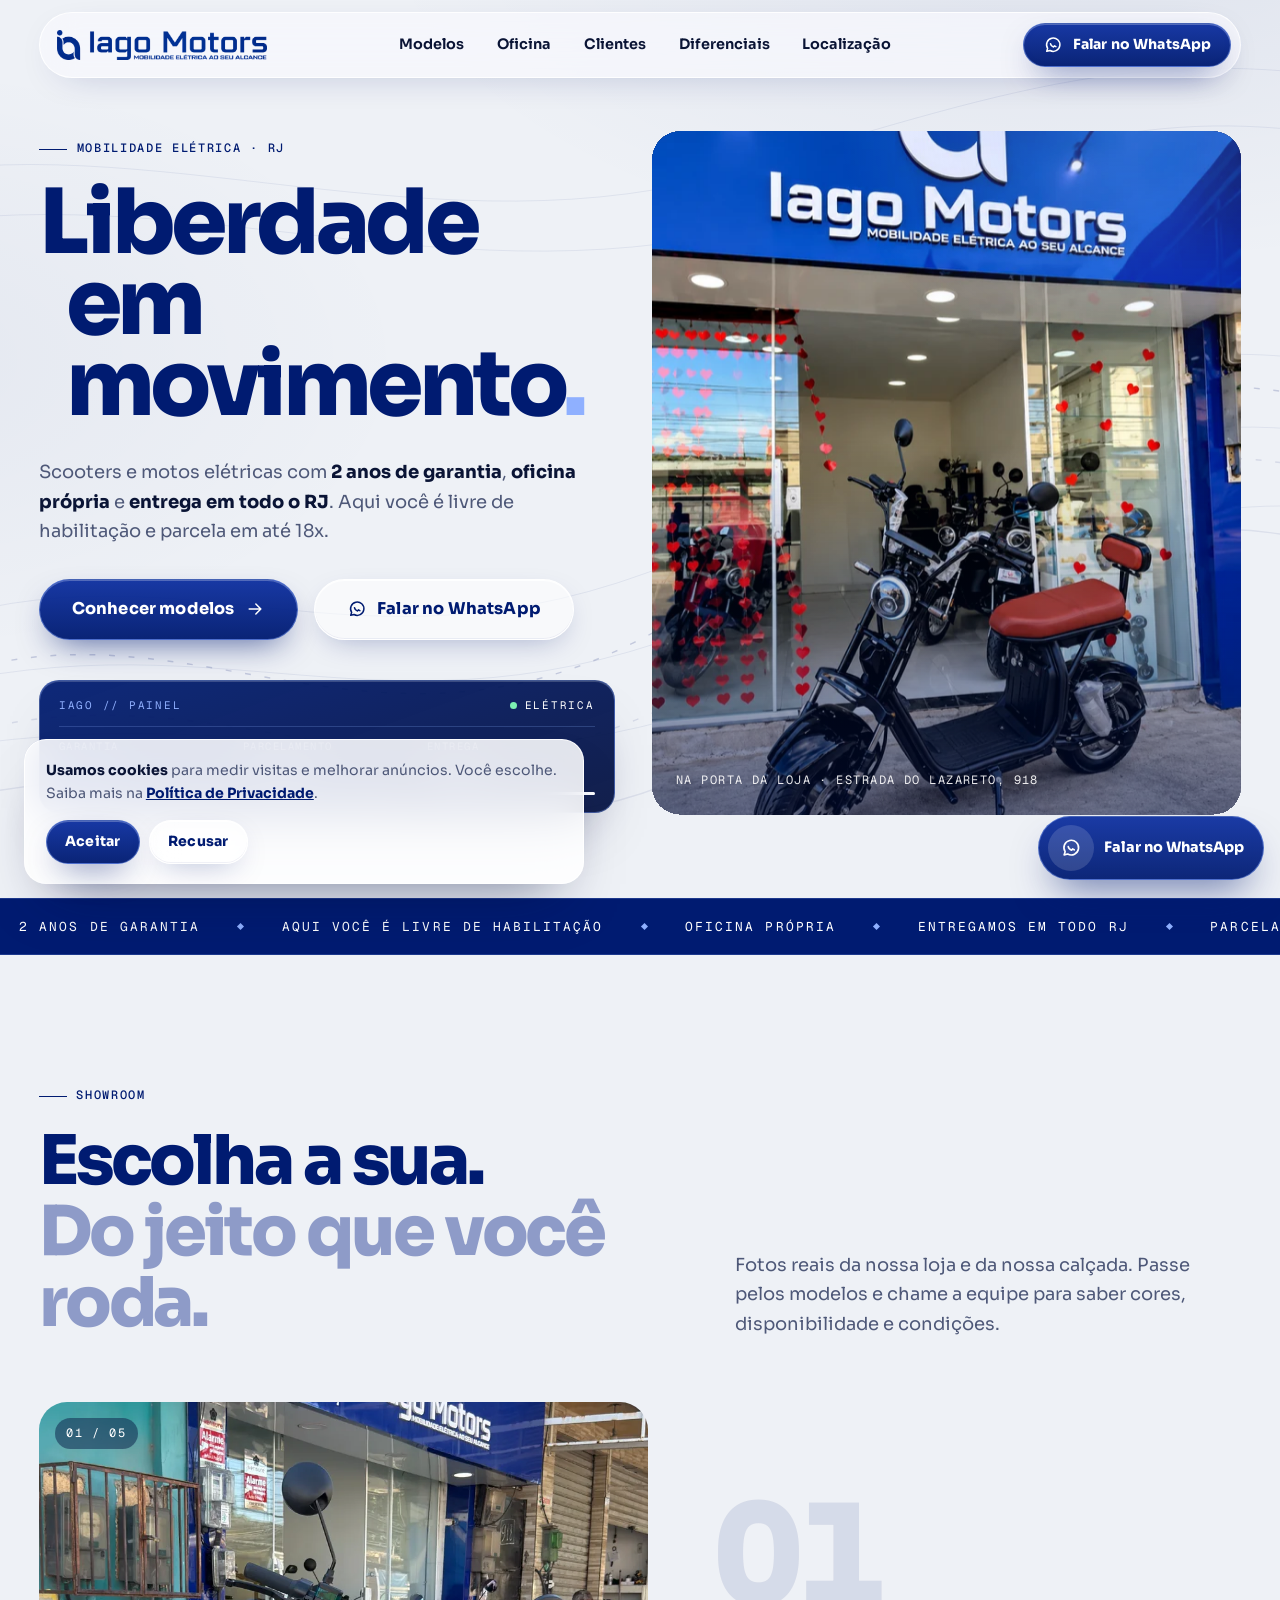
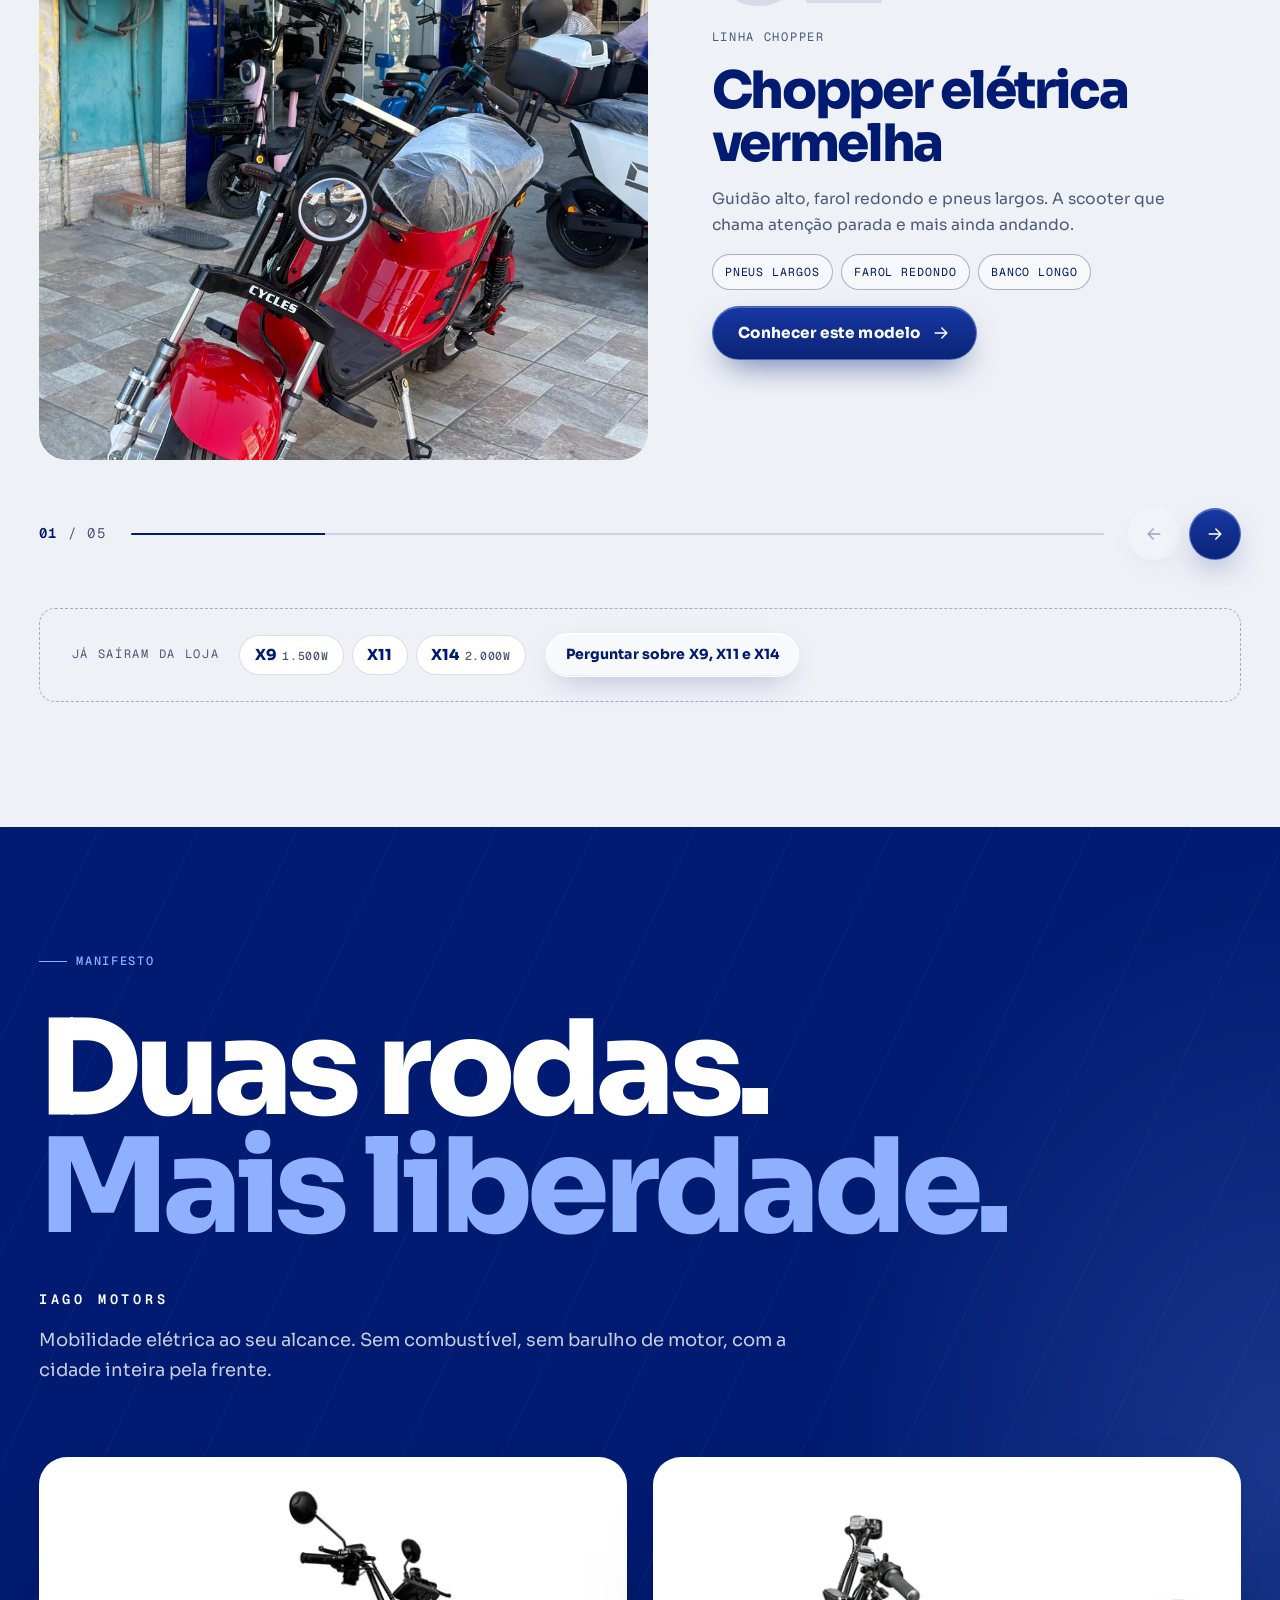
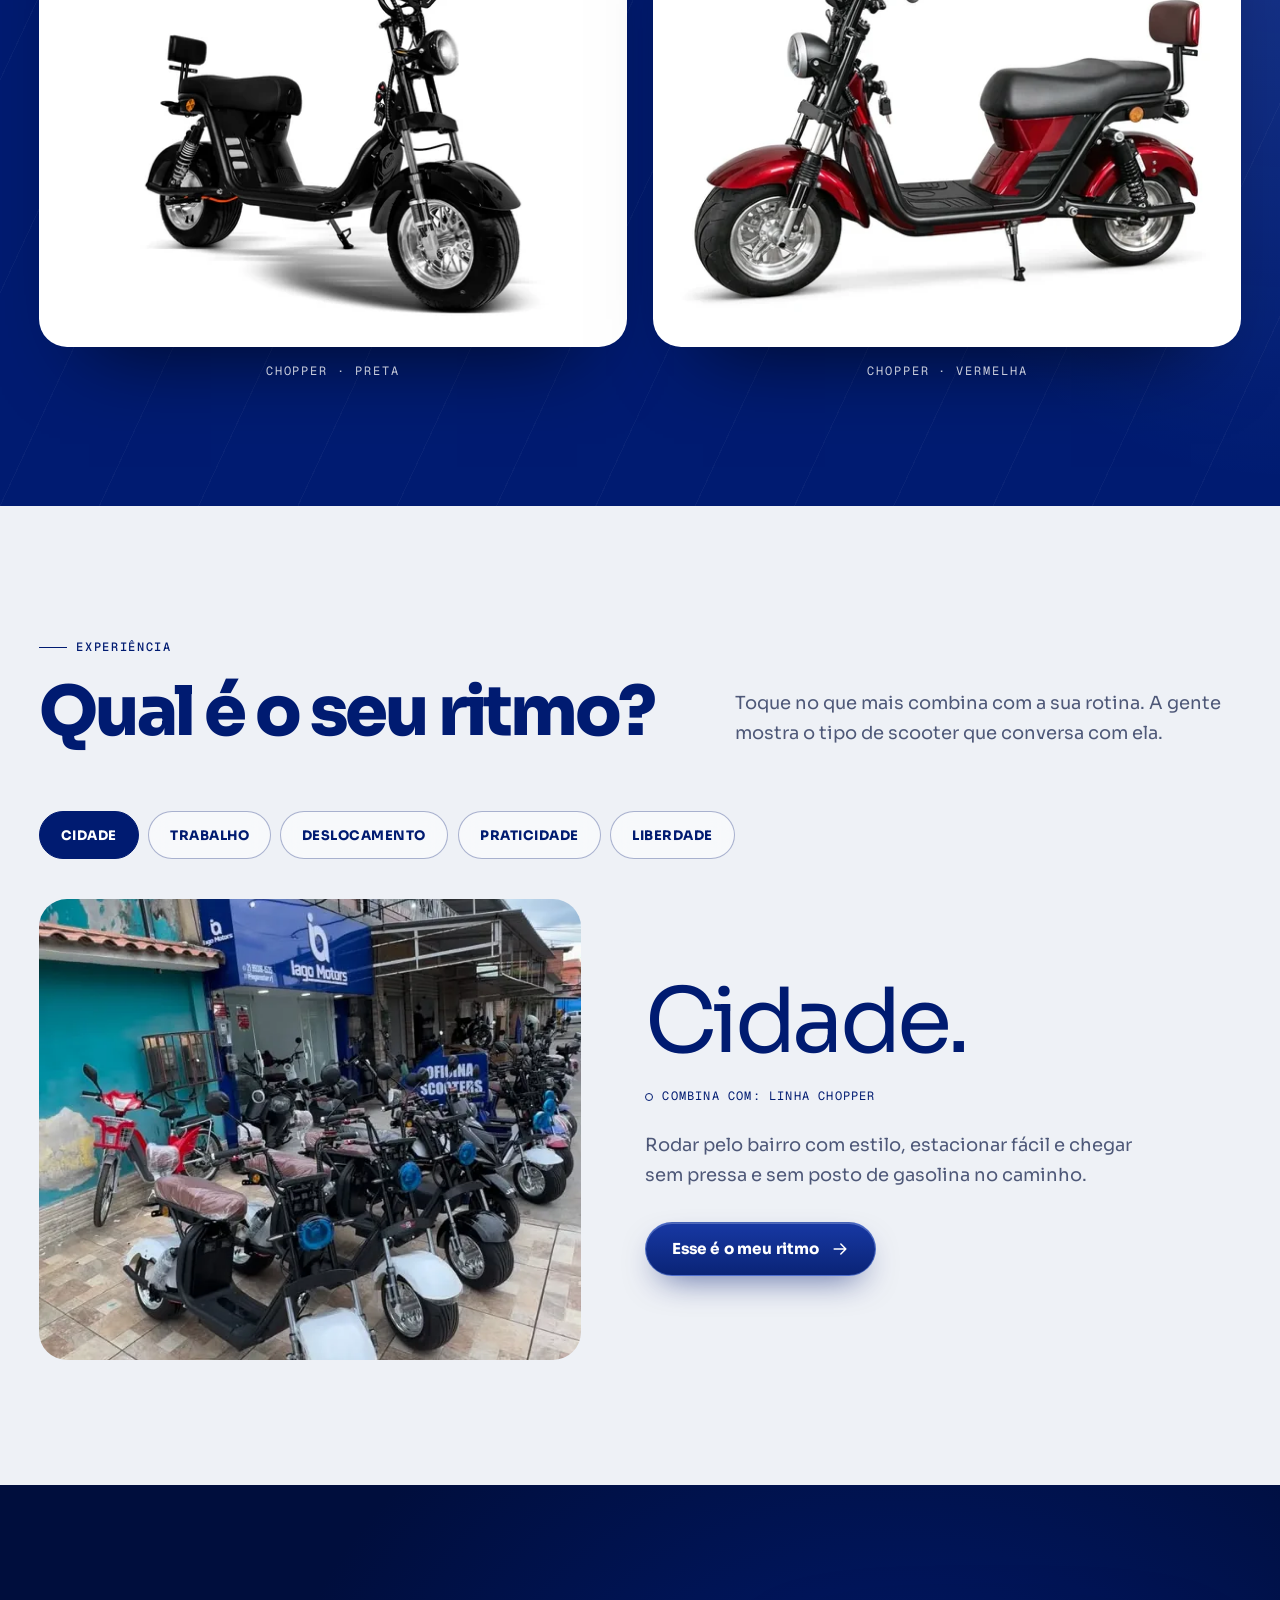
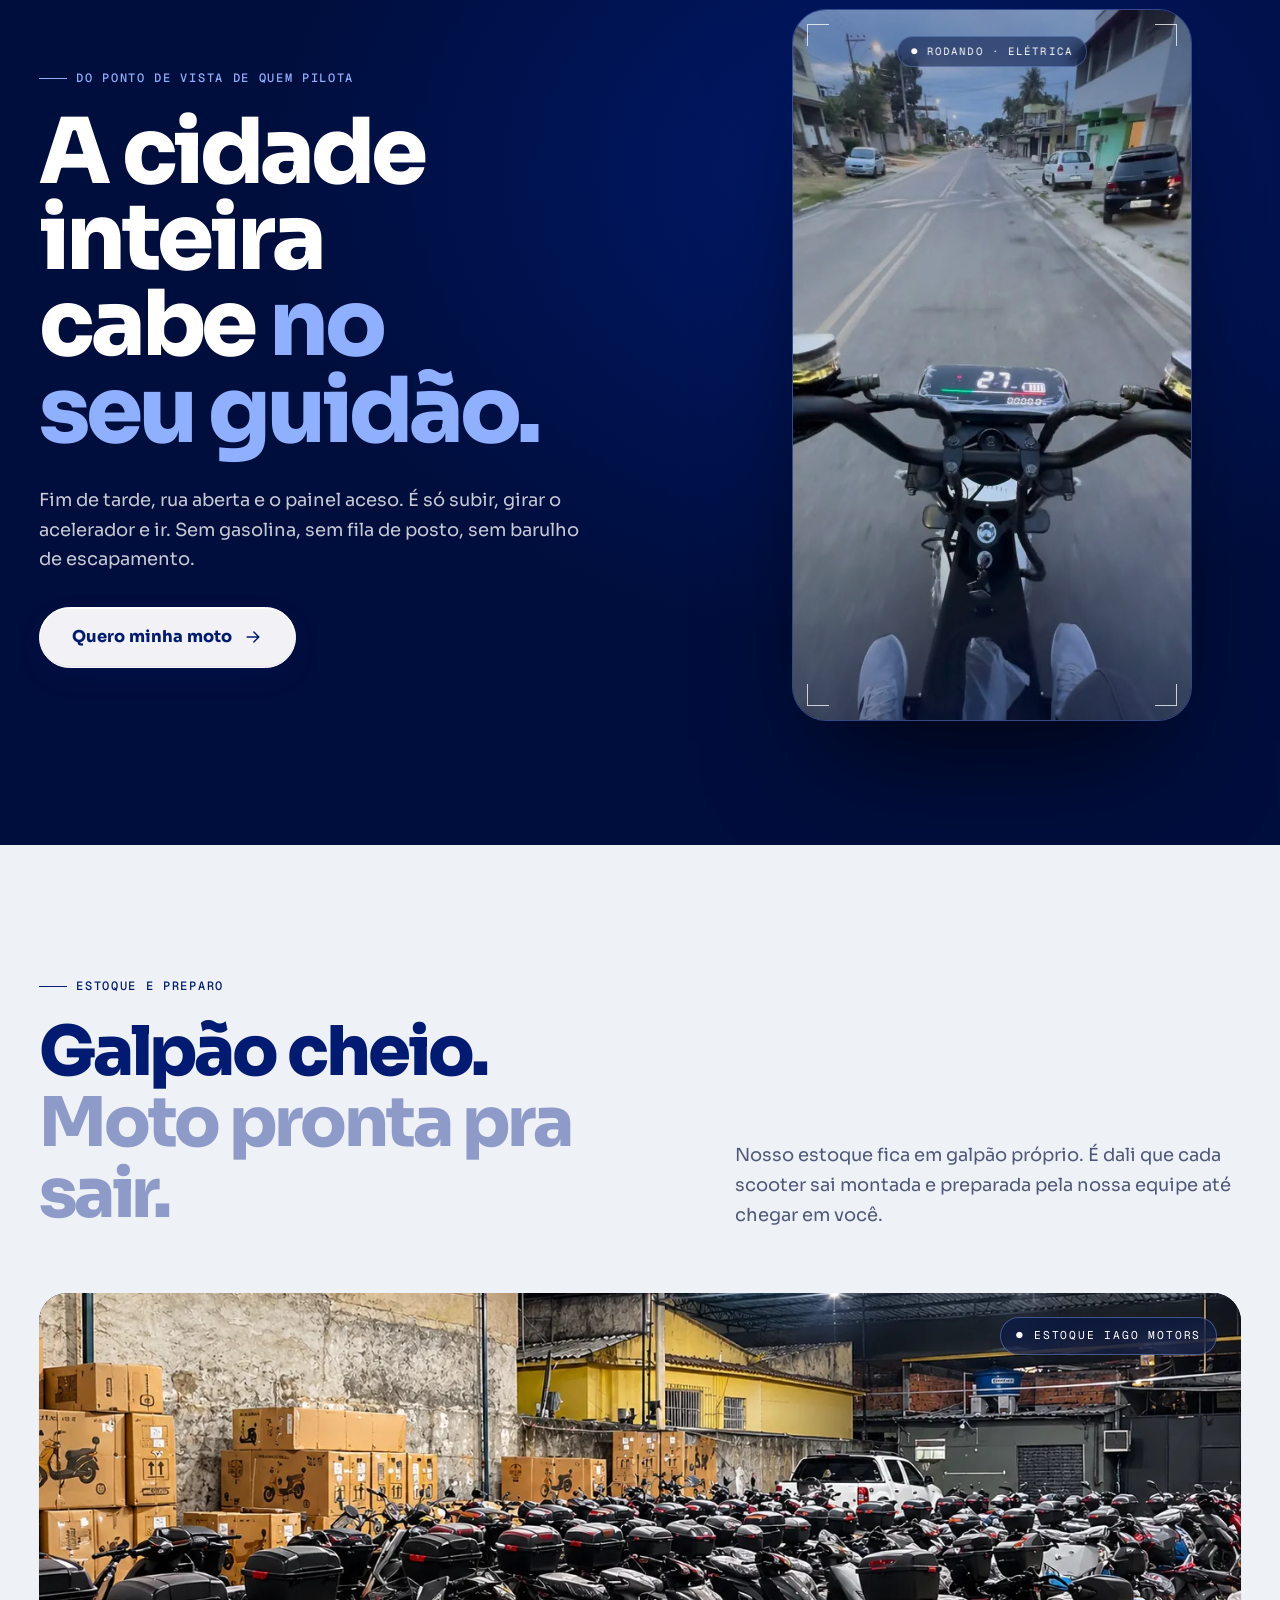
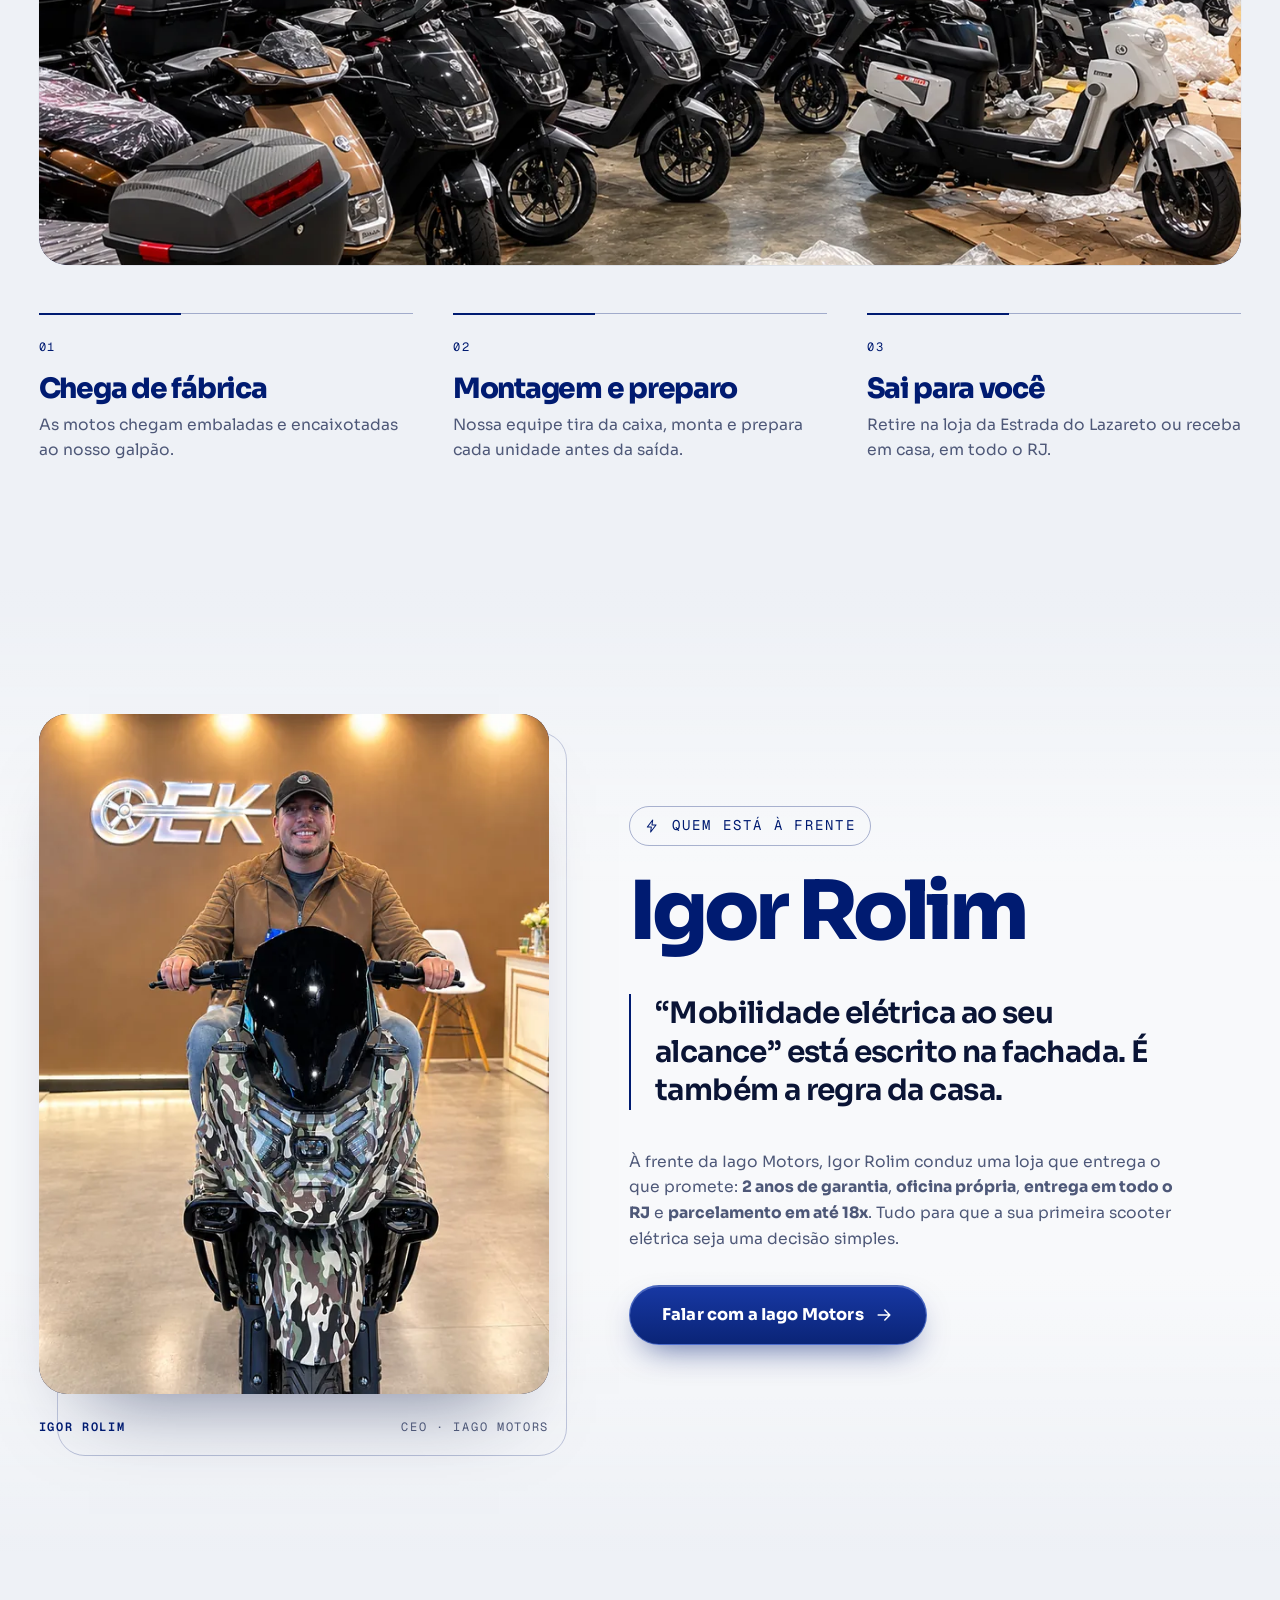
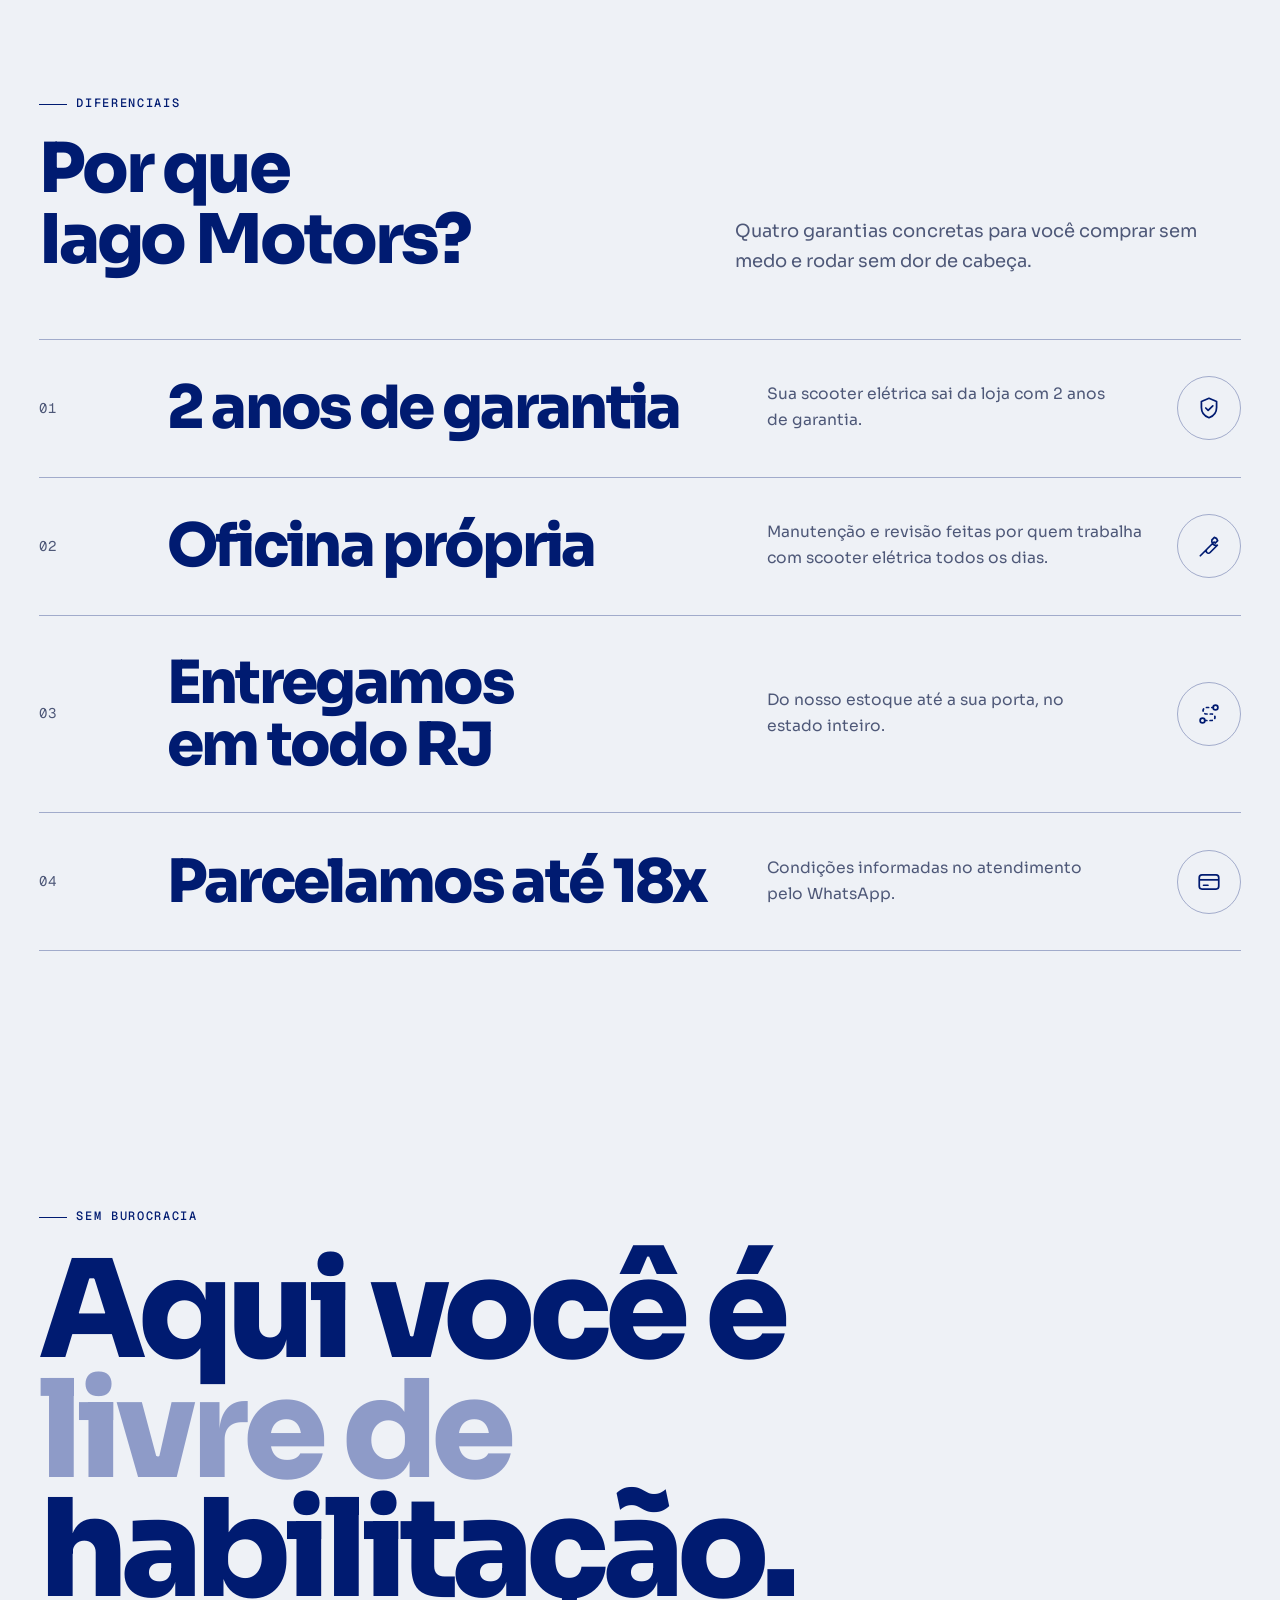
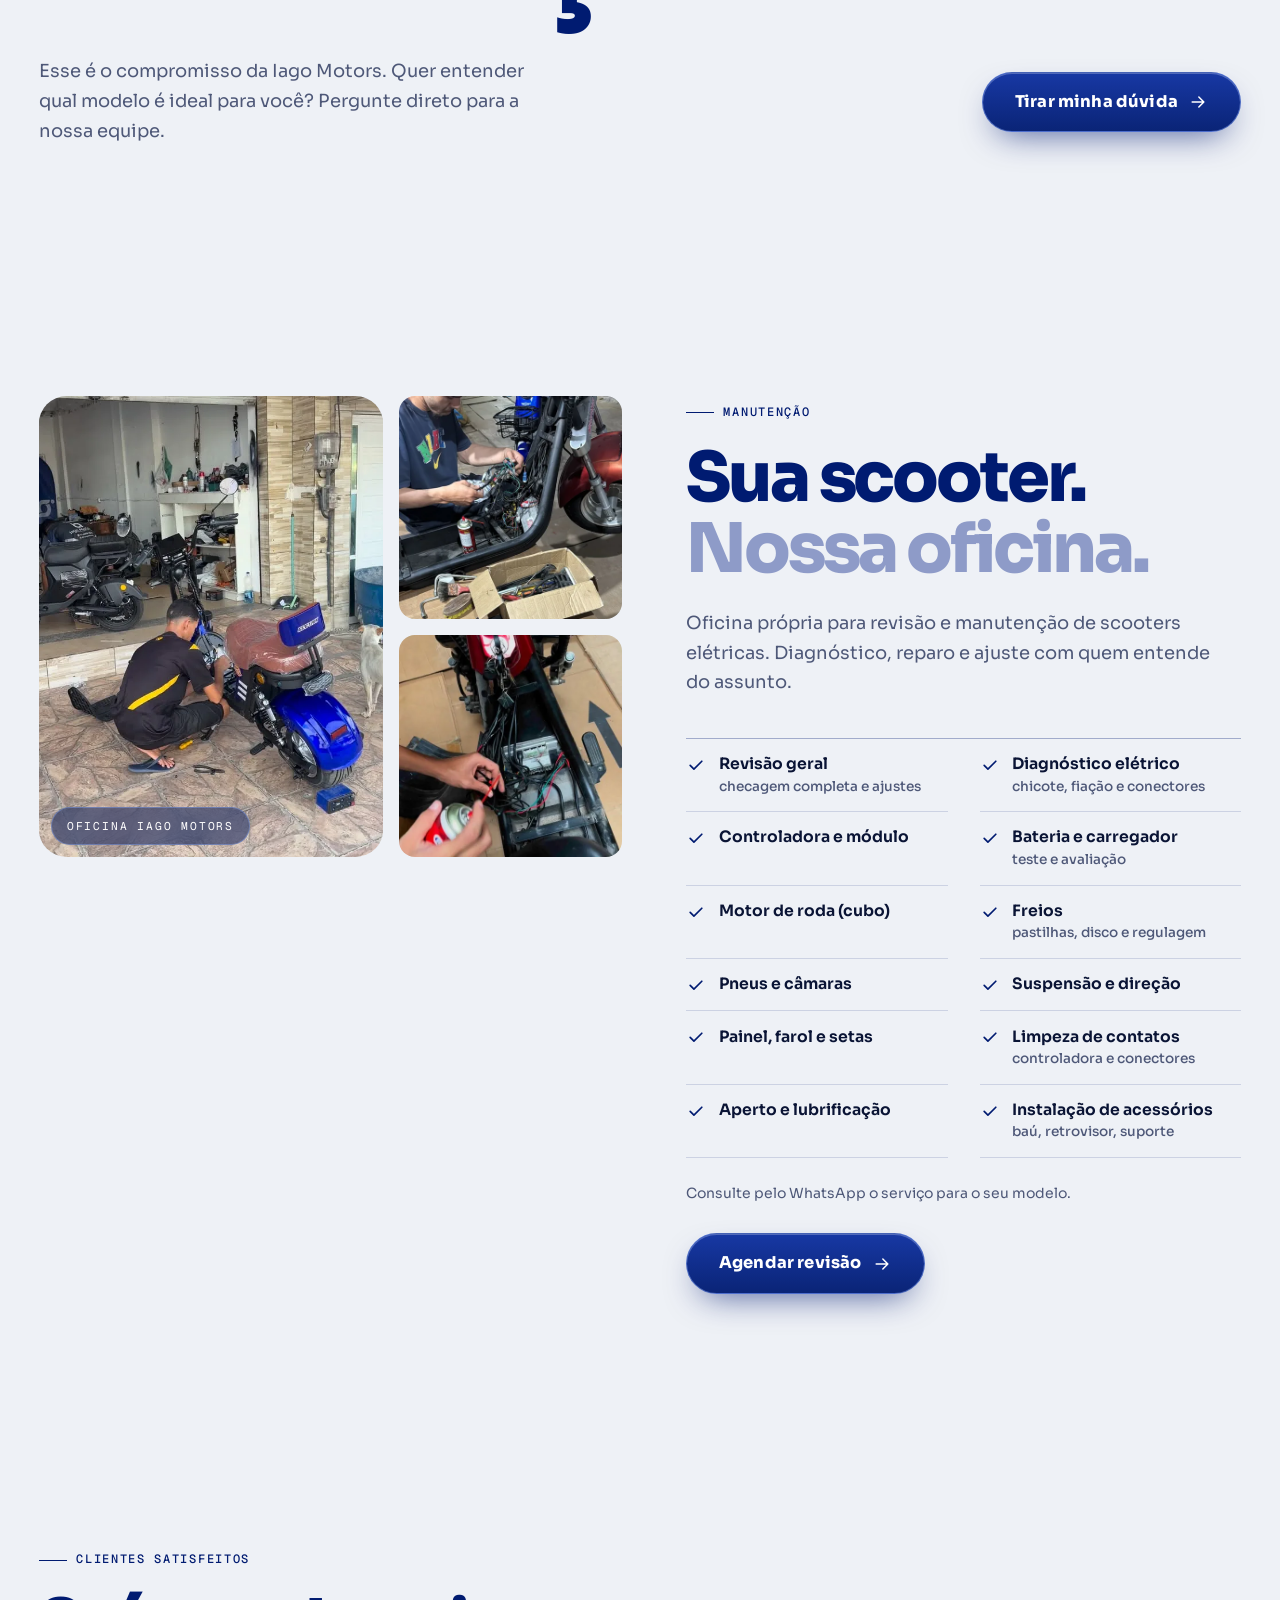
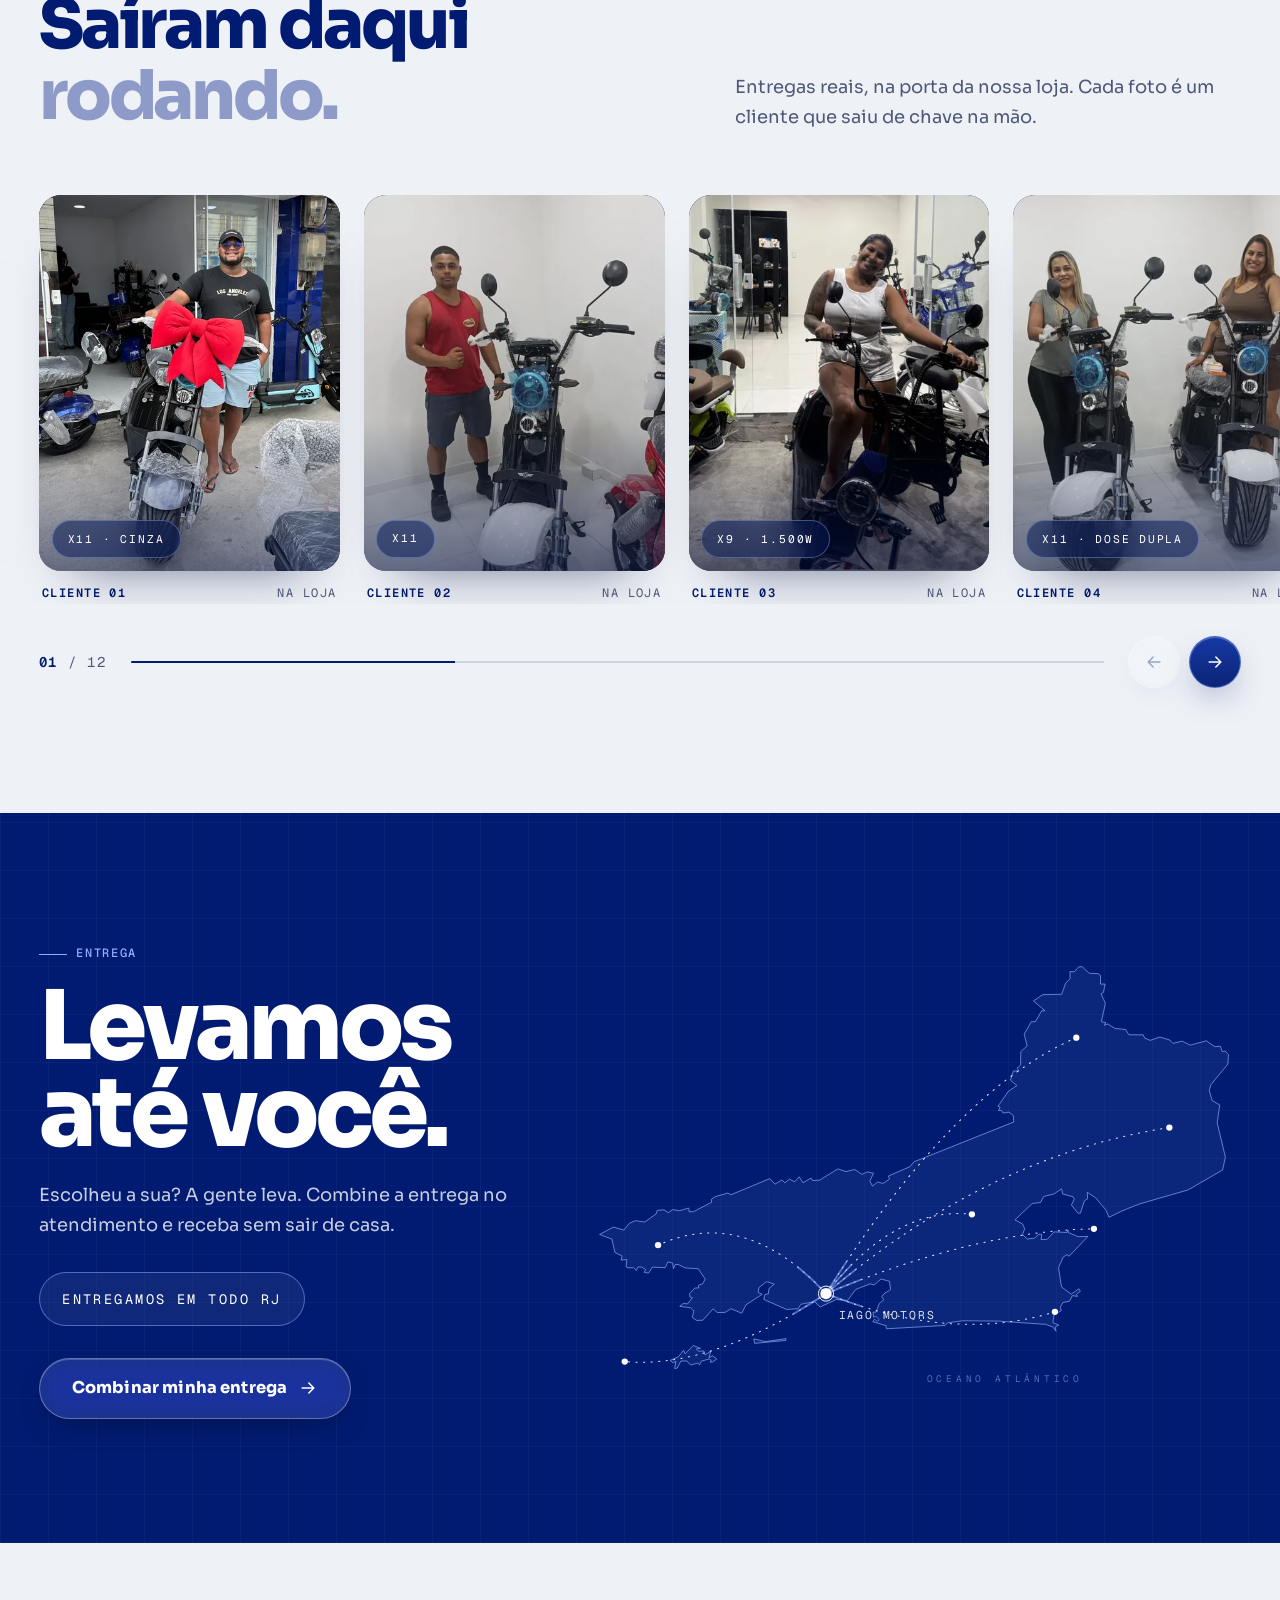
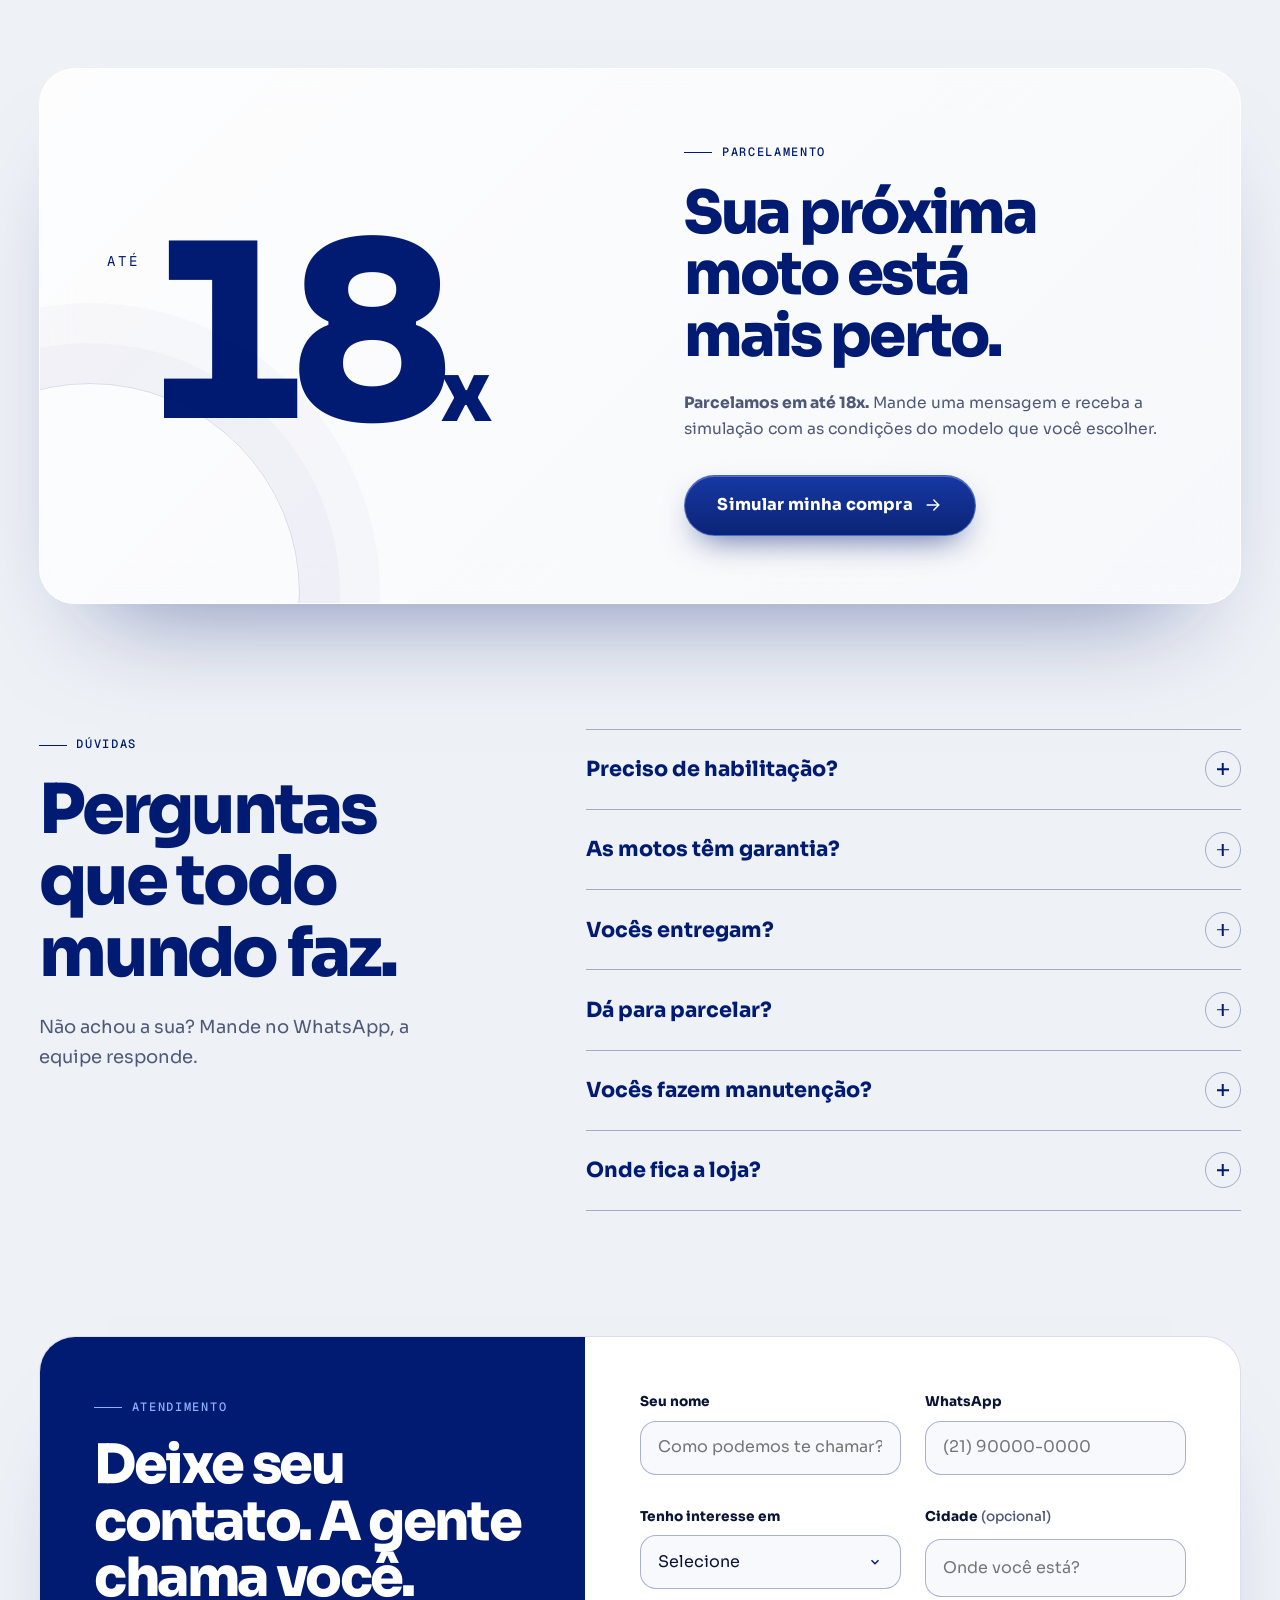
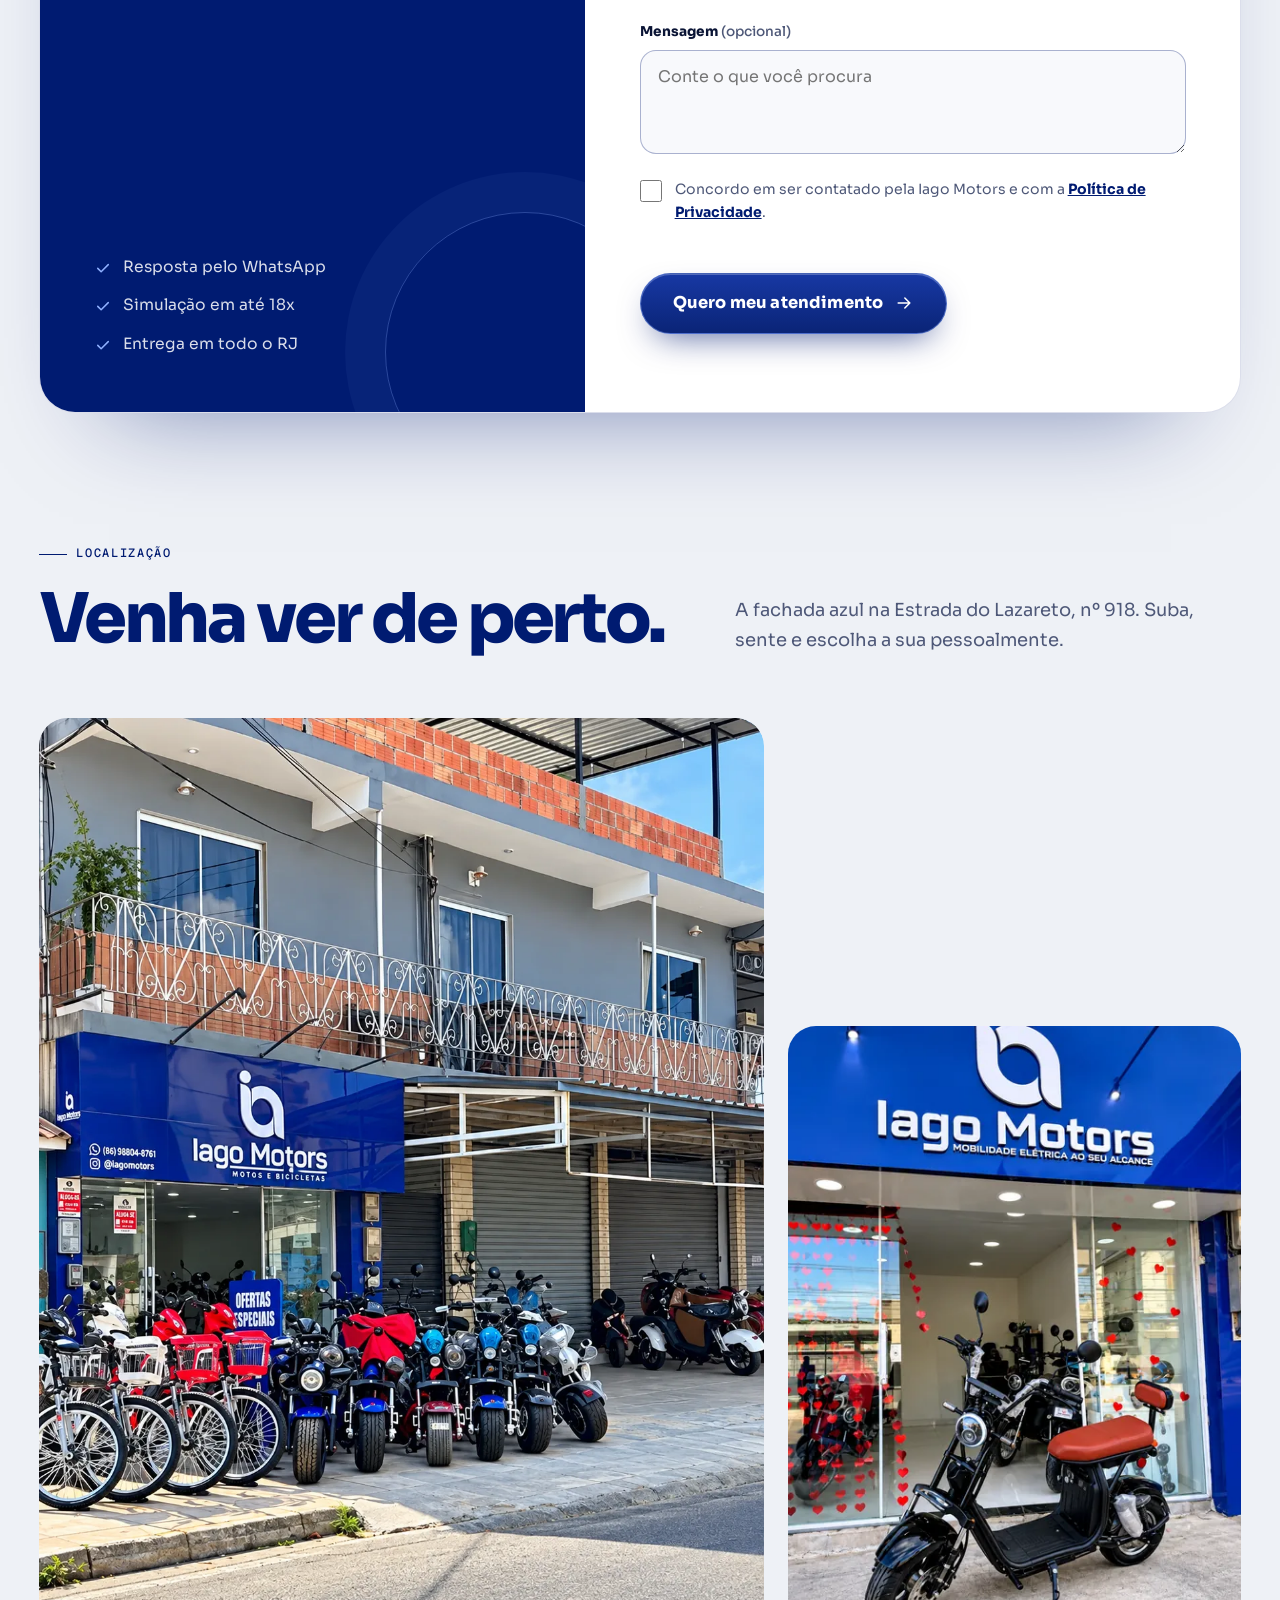
<file: index.html>
<!doctype html>
<html lang="pt-BR">
<head>
<meta charset="utf-8">
<meta name="viewport" content="width=device-width, initial-scale=1, viewport-fit=cover">
<title>Iago Motors RJ</title>
<meta name="description" content="Scooters e motos elétricas na Estrada do Lazareto, 918 (RJ). 2 anos de garantia, oficina própria, entrega em todo o RJ e parcelamento em até 18x.">
<meta name="theme-color" content="#001B71">
<!-- TODO: troque SEU-DOMINIO pelo domínio final (canonical + Open Graph) -->
<link rel="canonical" href="https://SEU-DOMINIO.com.br/">
<meta property="og:type" content="website">
<meta property="og:locale" content="pt_BR">
<meta property="og:site_name" content="Iago Motors RJ">
<meta property="og:title" content="Iago Motors RJ · Mobilidade elétrica ao seu alcance">
<meta property="og:description" content="Scooters elétricas com 2 anos de garantia, oficina própria, entrega em todo o RJ e até 18x. Estrada do Lazareto, 918.">
<meta property="og:url" content="https://SEU-DOMINIO.com.br/">
<meta property="og:image" content="https://SEU-DOMINIO.com.br/assets/img/og-iago-motors.jpg">
<meta property="og:image:width" content="1200">
<meta property="og:image:height" content="630">
<meta name="twitter:card" content="summary_large_image">
<meta name="twitter:title" content="Iago Motors RJ · Mobilidade elétrica ao seu alcance">
<meta name="twitter:description" content="2 anos de garantia, oficina própria, entrega em todo o RJ e até 18x.">
<meta name="twitter:image" content="https://SEU-DOMINIO.com.br/assets/img/og-iago-motors.jpg">
<link rel="icon" type="image/png" sizes="32x32" href="assets/img/favicon-32.png">
<link rel="apple-touch-icon" href="assets/img/apple-touch-icon.png">
<link rel="preconnect" href="https://fonts.googleapis.com">
<link rel="preconnect" href="https://fonts.gstatic.com" crossorigin>
<link rel="stylesheet" href="https://fonts.googleapis.com/css2?family=Geist+Mono:wght@400;500;600&family=Sora:wght@400;500;600;700;800&display=swap">
<link rel="preload" as="image" href="assets/img/hero-960.webp" imagesrcset="assets/img/hero-640.webp 640w, assets/img/hero-960.webp 960w" imagesizes="(min-width: 980px) 46vw, 92vw" fetchpriority="high">
<link rel="stylesheet" href="assets/css/style.css">

<!-- ===================== RASTREAMENTO (GTM / Pixel) =====================
  1) Consent Mode v2: tudo começa NEGADO e só é liberado quando o visitante
     aceita no banner de cookies (ver assets/js/main.js → grantConsent()).
  2) Troque GTM-XXXXXXX pelo ID do seu container. O GTM é injetado pelo
     main.js somente após o consentimento (LGPD).
  3) Meta Pixel / Google Ads: configure DENTRO do GTM, disparando pelos
     eventos do dataLayer: cta_click, whatsapp_click, lead_form_submitted.
======================================================================= -->
<script>
  window.dataLayer = window.dataLayer || [];
  function gtag(){ dataLayer.push(arguments); }
  gtag('consent', 'default', { ad_storage: 'denied', ad_user_data: 'denied', ad_personalization: 'denied', analytics_storage: 'denied', wait_for_update: 500 });
  window.IAGO_CONFIG = {
    gtmId: 'GTM-XXXXXXX',                 // ← seu container do Google Tag Manager
    whatsapp: '5521993181535',            // +55 21 99318-1535
    leadEndpoint: '',                     // ← URL HTTPS do seu receptor de leads (deixe vazio para só abrir o WhatsApp)
    thankYouUrl: 'obrigado.html'          // página de obrigado (usada quando leadEndpoint estiver configurado)
  };
</script>

<script type="application/ld+json">
{
  "@context": "https://schema.org",
  "@type": "MotorcycleDealer",
  "name": "Iago Motors RJ",
  "description": "Concessionária de scooters e motos elétricas. 2 anos de garantia, oficina própria, entrega em todo o RJ e parcelamento em até 18x.",
  "slogan": "Mobilidade elétrica ao seu alcance",
  "telephone": "+55-21-99318-1535",
  "image": "https://SEU-DOMINIO.com.br/assets/img/og-iago-motors.jpg",
  "logo": "https://SEU-DOMINIO.com.br/assets/img/logo-h.webp",
  "url": "https://SEU-DOMINIO.com.br/",
  "address": { "@type": "PostalAddress", "streetAddress": "Estrada do Lazareto, 918", "addressRegion": "RJ", "addressCountry": "BR" },
  "sameAs": ["https://www.instagram.com/iagomotors.rj/"],
  "employee": { "@type": "Person", "name": "Igor Rolim", "jobTitle": "CEO" }
}
</script>
<script type="application/ld+json">
{
  "@context": "https://schema.org",
  "@type": "FAQPage",
  "mainEntity": [
    { "@type": "Question", "name": "Preciso de habilitação?", "acceptedAnswer": { "@type": "Answer", "text": "Aqui você é livre de habilitação. Fale com a equipe pelo WhatsApp para entender qual modelo combina com você." } },
    { "@type": "Question", "name": "As motos têm garantia?", "acceptedAnswer": { "@type": "Answer", "text": "Sim. Os modelos saem com 2 anos de garantia." } },
    { "@type": "Question", "name": "Vocês entregam?", "acceptedAnswer": { "@type": "Answer", "text": "Entregamos em todo o RJ. Combine a entrega direto no atendimento." } },
    { "@type": "Question", "name": "Dá para parcelar?", "acceptedAnswer": { "@type": "Answer", "text": "Parcelamos em até 18x. As condições são informadas no atendimento pelo WhatsApp." } },
    { "@type": "Question", "name": "Vocês fazem manutenção?", "acceptedAnswer": { "@type": "Answer", "text": "Sim. Temos oficina própria para manutenção e revisão de scooters elétricas." } },
    { "@type": "Question", "name": "Onde fica a loja?", "acceptedAnswer": { "@type": "Answer", "text": "Estrada do Lazareto, nº 918, RJ." } }
  ]
}
</script>
</head>
<body>
<!--BODY-START-->
<a class="skip" href="#conteudo">Pular para o conteúdo</a>

<!-- Sprite de ícones (traço fino, desenhados para a marca) -->
<svg width="0" height="0" style="position:absolute" aria-hidden="true" focusable="false">
  <defs>
    <symbol id="i-chat" viewBox="0 0 24 24"><path fill="none" stroke="currentColor" stroke-width="1.8" stroke-linecap="round" stroke-linejoin="round" d="M4.5 19.5 5.6 16A8 8 0 1 1 8.4 18.6Z"/><path fill="none" stroke="currentColor" stroke-width="1.8" stroke-linecap="round" d="M9 10.5c.3 1.6 1.9 3.3 3.6 3.8l1.2-1.1 1.7.8"/></symbol>
    <symbol id="i-arrow" viewBox="0 0 24 24"><path fill="none" stroke="currentColor" stroke-width="1.8" stroke-linecap="round" stroke-linejoin="round" d="M5 12h14M13 6l6 6-6 6"/></symbol>
    <symbol id="i-arrow-l" viewBox="0 0 24 24"><path fill="none" stroke="currentColor" stroke-width="1.8" stroke-linecap="round" stroke-linejoin="round" d="M19 12H5M11 6l-6 6 6 6"/></symbol>
    <symbol id="i-shield" viewBox="0 0 24 24"><path fill="none" stroke="currentColor" stroke-width="1.6" stroke-linejoin="round" d="M12 3 5 6v5.5c0 4.3 2.9 8 7 9.5 4.1-1.5 7-5.2 7-9.5V6z"/><path fill="none" stroke="currentColor" stroke-width="1.6" stroke-linecap="round" stroke-linejoin="round" d="m9 12 2.2 2.2L15.5 10"/></symbol>
    <symbol id="i-wrench" viewBox="0 0 24 24"><path fill="none" stroke="currentColor" stroke-width="1.6" stroke-linecap="round" stroke-linejoin="round" d="M14.7 6.3a4 4 0 0 0 5 5L13 18a2.1 2.1 0 0 1-3-3l6.7-6.7M14.7 6.3 17 4a4 4 0 0 1 3 3l-2.3 2.3M10 15 4 21"/></symbol>
    <symbol id="i-route" viewBox="0 0 24 24"><circle cx="6" cy="18" r="2.2" fill="none" stroke="currentColor" stroke-width="1.6"/><circle cx="18" cy="6" r="2.2" fill="none" stroke="currentColor" stroke-width="1.6"/><path fill="none" stroke="currentColor" stroke-width="1.6" stroke-linecap="round" stroke-dasharray="2 3" d="M8 18h6.5a3 3 0 0 0 0-6h-5a3 3 0 0 1 0-6H16"/></symbol>
    <symbol id="i-card" viewBox="0 0 24 24"><rect x="3" y="5.5" width="18" height="13" rx="2.5" fill="none" stroke="currentColor" stroke-width="1.6"/><path stroke="currentColor" stroke-width="1.6" d="M3 10h18"/><path stroke="currentColor" stroke-width="1.6" stroke-linecap="round" d="M7 15h4"/></symbol>
    <symbol id="i-check" viewBox="0 0 24 24"><path fill="none" stroke="currentColor" stroke-width="2" stroke-linecap="round" stroke-linejoin="round" d="m5 12.5 4.5 4.5L19 7.5"/></symbol>
    <symbol id="i-bolt" viewBox="0 0 24 24"><path fill="none" stroke="currentColor" stroke-width="1.6" stroke-linejoin="round" d="M13 3 5 13.5h6L10 21l8-10.5h-6z"/></symbol>
    <symbol id="i-pin" viewBox="0 0 24 24"><path fill="none" stroke="currentColor" stroke-width="1.6" d="M12 21s-6.5-5.6-6.5-11a6.5 6.5 0 0 1 13 0c0 5.4-6.5 11-6.5 11Z"/><circle cx="12" cy="10" r="2.3" fill="none" stroke="currentColor" stroke-width="1.6"/></symbol>
    <symbol id="i-copy" viewBox="0 0 24 24"><rect x="8" y="8" width="12" height="12" rx="2" fill="none" stroke="currentColor" stroke-width="1.6"/><path fill="none" stroke="currentColor" stroke-width="1.6" d="M16 8V5.5A1.5 1.5 0 0 0 14.5 4h-9A1.5 1.5 0 0 0 4 5.5v9A1.5 1.5 0 0 0 5.5 16H8"/></symbol>
    <symbol id="i-insta" viewBox="0 0 24 24"><rect x="3.5" y="3.5" width="17" height="17" rx="5" fill="none" stroke="currentColor" stroke-width="1.6"/><circle cx="12" cy="12" r="4" fill="none" stroke="currentColor" stroke-width="1.6"/><circle cx="17.2" cy="6.8" r="1" fill="currentColor"/></symbol>
  </defs>
</svg>

<!-- Fundo: fluxos de vento (SVG puro, fixo, quase invisível) -->
<div class="flowfield" aria-hidden="true">
  <svg viewBox="0 0 1440 900" preserveAspectRatio="xMidYMid slice">
    <path d="M-40 640C260 520 420 700 760 560S1180 300 1500 380"/>
    <path d="M-40 700C300 600 460 760 800 620S1200 380 1500 450"/>
    <path d="M-40 760C340 680 500 820 840 690S1220 470 1500 520"/>
    <path d="M-40 180C220 120 520 260 820 170S1240 40 1500 90"/>
    <path d="M-40 230C260 170 540 310 860 220S1260 100 1500 150"/>
  </svg>
</div>

<header class="site-header">
  <div class="wrap">
    <div class="bar">
      <a class="brand" href="#inicio" aria-label="Iago Motors, voltar ao início">
        <img src="assets/img/logo-h.webp" width="640" height="91" alt="Iago Motors · Mobilidade elétrica ao seu alcance">
      </a>
      <nav class="nav" aria-label="Seções">
        <a href="#modelos">Modelos</a>
        <a href="#oficina">Oficina</a>
        <a href="#clientes">Clientes</a>
        <a href="#diferenciais">Diferenciais</a>
        <a href="#localizacao">Localização</a>
      </nav>
      <a class="btn btn--primary btn--sm header-cta" href="https://wa.me/5521993181535?text=Ol%C3%A1%21%20Vim%20pelo%20site%20da%20IAGO%20MOTORS%20RJ%20e%20gostaria%20de%20conhecer%20as%20motocicletas%20dispon%C3%ADveis." target="_blank" rel="noopener" data-track="cta-header" data-wa-msg="default">
        <svg aria-hidden="true"><use href="#i-chat"/></svg><span class="lbl-long">Falar no WhatsApp</span><span class="lbl-short">WhatsApp</span>
      </a>
    </div>
  </div>
</header>

<main id="conteudo">

<!-- ======================= HERO ======================= -->
<section class="hero" id="inicio" aria-labelledby="h1">
  <svg class="hero-lines" viewBox="0 0 1440 800" preserveAspectRatio="none" aria-hidden="true">
    <path d="M-20 560C240 470 430 640 720 520S1160 260 1460 330"/>
    <path d="M-20 610C280 520 470 690 760 570S1180 320 1460 390"/>
    <path d="M-20 660C320 580 520 740 800 620S1200 380 1460 450"/>
  </svg>
  <div class="wrap hero-grid">
    <div class="hero-copy">
      <span class="eyebrow">Mobilidade elétrica · RJ</span>
      <h1 id="h1">Liberdade<span class="l2">em movimento<span class="dot">.</span></span></h1>
      <p class="lead">Scooters e motos elétricas com <b>2 anos de garantia</b>, <b>oficina própria</b> e <b>entrega em todo o RJ</b>. Aqui você é livre de habilitação e parcela em até 18x.</p>
      <div class="btn-row">
        <a class="btn btn--primary btn--lg" href="#modelos" data-track="cta-hero-modelos"><span class="lbl-d">Conhecer modelos</span><span class="lbl-m">Ver modelos</span> <svg aria-hidden="true"><use href="#i-arrow"/></svg></a>
        <a class="btn btn--lg" href="https://wa.me/5521993181535?text=Ol%C3%A1%21%20Vim%20pelo%20site%20da%20IAGO%20MOTORS%20RJ%20e%20gostaria%20de%20conhecer%20as%20motocicletas%20dispon%C3%ADveis." target="_blank" rel="noopener" data-track="cta-hero-whatsapp" data-wa-msg="default"><svg aria-hidden="true"><use href="#i-chat"/></svg> <span class="lbl-d">Falar no WhatsApp</span><span class="lbl-m">WhatsApp</span></a>
      </div>
      <aside class="hud" aria-label="Painel de diferenciais">
        <div class="hud-top"><span>Iago // Painel</span><span class="hud-live"><i aria-hidden="true"></i>Elétrica</span></div>
        <dl>
          <div class="row"><dt>Garantia</dt><dd>2 anos</dd><div class="meter" aria-hidden="true"><span style="--d:1.1s"></span></div></div>
          <div class="row"><dt>Parcelamento</dt><dd>até 18x</dd><div class="meter" aria-hidden="true"><span style="--d:1.3s"></span></div></div>
          <div class="row"><dt>Entrega</dt><dd>todo RJ</dd><div class="meter" aria-hidden="true"><span style="--d:1.5s"></span></div></div>
        </dl>
      </aside>
    </div>

    <div class="hero-stage">
      <div class="floaty">
        <div class="hero-frame" data-parallax>
          <img src="assets/img/hero-960.webp" srcset="assets/img/hero-640.webp 640w, assets/img/hero-960.webp 960w" sizes="(min-width: 980px) 46vw, 92vw" width="960" height="1271" alt="Scooter elétrica chopper preta com banco caramelo em frente à vitrine da Iago Motors" fetchpriority="high" decoding="async">
          <span class="sheen" aria-hidden="true"></span>
          <span class="hero-caption" aria-hidden="true">Na porta da loja · Estrada do Lazareto, 918</span>
        </div>
      </div>
    </div>
  </div>
</section>

<!-- Faixa de diferenciais -->
<div class="ticker" role="region" aria-label="Diferenciais da Iago Motors">
  <div class="ticker-track">
    <ul>
      <li>2 anos de garantia</li><li>Aqui você é livre de habilitação</li><li>Oficina própria</li><li>Entregamos em todo RJ</li><li>Parcelamos até 18x</li>
    </ul>
    <ul aria-hidden="true">
      <li>2 anos de garantia</li><li>Aqui você é livre de habilitação</li><li>Oficina própria</li><li>Entregamos em todo RJ</li><li>Parcelamos até 18x</li>
    </ul>
  </div>
</div>

<!-- ======================= MODELOS / SHOWROOM ======================= -->
<section class="section showroom" id="modelos" aria-labelledby="t-modelos">
  <div class="wrap">
    <div class="sec-head split">
      <div>
        <span class="eyebrow">Showroom</span>
        <h2 class="h2" id="t-modelos" style="margin-top:1.25rem">Escolha a sua.<br><span class="soft">Do jeito que você roda.</span></h2>
      </div>
      <p class="lead">Fotos reais da nossa loja e da nossa calçada. Passe pelos modelos e chame a equipe para saber cores, disponibilidade e condições.</p>
    </div>

    <div class="show-track" id="showTrack" tabindex="0" aria-roledescription="carrossel" aria-label="Modelos em destaque">
      <article class="slide" aria-roledescription="slide" aria-label="1 de 5">
        <div class="slide-media"><img src="assets/img/produto-4-960.webp" srcset="assets/img/produto-4-560.webp 560w, assets/img/produto-4-960.webp 960w" sizes="(min-width: 900px) 52vw, 86vw" width="960" height="1200" loading="lazy" decoding="async" alt="Scooter elétrica chopper vermelha com farol redondo e pneus largos em frente à Iago Motors"><span class="slide-num">01 / 05</span></div>
        <div class="slide-info">
          <span class="big" aria-hidden="true">01</span>
          <span class="kicker">Linha chopper</span>
          <h3>Chopper elétrica vermelha</h3>
          <p>Guidão alto, farol redondo e pneus largos. A scooter que chama atenção parada e mais ainda andando.</p>
          <ul class="tags"><li>Pneus largos</li><li>Farol redondo</li><li>Banco longo</li></ul>
          <div class="btn-row"><a class="btn btn--primary" href="https://wa.me/5521993181535?text=Ol%C3%A1%21%20Vim%20pelo%20site%20da%20IAGO%20MOTORS%20RJ%20e%20gostaria%20de%20conhecer%20as%20motocicletas%20dispon%C3%ADveis." target="_blank" rel="noopener" data-track="cta-modelo-chopper-vermelha" data-wa-msg="Olá! Vim pelo site da IAGO MOTORS RJ e quero conhecer a chopper elétrica vermelha.">Conhecer este modelo <svg aria-hidden="true"><use href="#i-arrow"/></svg></a></div>
        </div>
      </article>
      <article class="slide" aria-roledescription="slide" aria-label="2 de 5">
        <div class="slide-media"><img src="assets/img/produto-2-960.webp" srcset="assets/img/produto-2-560.webp 560w, assets/img/produto-2-960.webp 960w" sizes="(min-width: 900px) 52vw, 86vw" width="960" height="1200" loading="lazy" decoding="async" alt="Scooter elétrica urbana preta Apollo com baú traseiro e suporte de celular"><span class="slide-num">02 / 05</span></div>
        <div class="slide-info">
          <span class="big" aria-hidden="true">02</span>
          <span class="kicker">Linha urbana</span>
          <h3>Scooter urbana Apollo com baú</h3>
          <p>Formato de scooter clássica, baú traseiro e suporte para o celular no guidão. Feita para o dia a dia.</p>
          <ul class="tags"><li>Baú traseiro</li><li>Suporte de celular</li><li>Assoalho plano</li></ul>
          <div class="btn-row"><a class="btn btn--primary" href="https://wa.me/5521993181535?text=Ol%C3%A1%21%20Vim%20pelo%20site%20da%20IAGO%20MOTORS%20RJ%20e%20gostaria%20de%20conhecer%20as%20motocicletas%20dispon%C3%ADveis." target="_blank" rel="noopener" data-track="cta-modelo-apollo" data-wa-msg="Olá! Vim pelo site da IAGO MOTORS RJ e quero conhecer a scooter urbana Apollo com baú.">Conhecer este modelo <svg aria-hidden="true"><use href="#i-arrow"/></svg></a></div>
        </div>
      </article>
      <article class="slide" aria-roledescription="slide" aria-label="3 de 5">
        <div class="slide-media"><img src="assets/img/produto-6-960.webp" srcset="assets/img/produto-6-560.webp 560w, assets/img/produto-6-960.webp 960w" sizes="(min-width: 900px) 52vw, 86vw" width="720" height="900" loading="lazy" decoding="async" alt="Scooter elétrica com pintura camuflada, bagageiro frontal e protetor lateral"><span class="slide-num">03 / 05</span></div>
        <div class="slide-info">
          <span class="big" aria-hidden="true">03</span>
          <span class="kicker">Linha aventura</span>
          <h3>Aventura camuflada</h3>
          <p>Visual robusto com bagageiro na frente e protetor lateral. Para quem quer sair do comum.</p>
          <ul class="tags"><li>Bagageiro frontal</li><li>Protetor lateral</li><li>Pintura camuflada</li></ul>
          <div class="btn-row"><a class="btn btn--primary" href="https://wa.me/5521993181535?text=Ol%C3%A1%21%20Vim%20pelo%20site%20da%20IAGO%20MOTORS%20RJ%20e%20gostaria%20de%20conhecer%20as%20motocicletas%20dispon%C3%ADveis." target="_blank" rel="noopener" data-track="cta-modelo-camuflada" data-wa-msg="Olá! Vim pelo site da IAGO MOTORS RJ e quero conhecer a scooter camuflada.">Conhecer este modelo <svg aria-hidden="true"><use href="#i-arrow"/></svg></a></div>
        </div>
      </article>
      <article class="slide" aria-roledescription="slide" aria-label="4 de 5">
        <div class="slide-media"><img src="assets/img/produto-3-960.webp" srcset="assets/img/produto-3-560.webp 560w, assets/img/produto-3-960.webp 960w" sizes="(min-width: 900px) 52vw, 86vw" width="640" height="800" loading="lazy" decoding="async" alt="Três scooters elétricas com baú traseiro nas cores preta, vermelha e branca"><span class="slide-num">04 / 05</span></div>
        <div class="slide-info">
          <span class="big" aria-hidden="true">04</span>
          <span class="kicker">Com baú</span>
          <h3>Três cores, um baú cada</h3>
          <p>Preta, vermelha ou branca, todas com baú traseiro para guardar capacete, compras ou o que o trabalho pedir.</p>
          <ul class="tags"><li>Preta</li><li>Vermelha</li><li>Branca</li></ul>
          <div class="btn-row"><a class="btn btn--primary" href="https://wa.me/5521993181535?text=Ol%C3%A1%21%20Vim%20pelo%20site%20da%20IAGO%20MOTORS%20RJ%20e%20gostaria%20de%20conhecer%20as%20motocicletas%20dispon%C3%ADveis." target="_blank" rel="noopener" data-track="cta-modelo-bau" data-wa-msg="Olá! Vim pelo site da IAGO MOTORS RJ e quero conhecer as scooters com baú.">Conhecer este modelo <svg aria-hidden="true"><use href="#i-arrow"/></svg></a></div>
        </div>
      </article>
      <article class="slide" aria-roledescription="slide" aria-label="5 de 5">
        <div class="slide-media"><img src="assets/img/produto-1-960.webp" srcset="assets/img/produto-1-560.webp 560w, assets/img/produto-1-960.webp 960w" sizes="(min-width: 900px) 52vw, 86vw" width="640" height="800" loading="lazy" decoding="async" alt="Fila de scooters chopper brancas e pretas com banco marrom na calçada da Iago Motors"><span class="slide-num">05 / 05</span></div>
        <div class="slide-info">
          <span class="big" aria-hidden="true">05</span>
          <span class="kicker">Linha chopper</span>
          <h3>Chopper branca</h3>
          <p>Paralamas brancos, banco marrom e farol com proteção azul de fábrica. Clássica e fácil de pilotar.</p>
          <ul class="tags"><li>Branca e preta</li><li>Banco marrom</li><li>Pneus largos</li></ul>
          <div class="btn-row"><a class="btn btn--primary" href="https://wa.me/5521993181535?text=Ol%C3%A1%21%20Vim%20pelo%20site%20da%20IAGO%20MOTORS%20RJ%20e%20gostaria%20de%20conhecer%20as%20motocicletas%20dispon%C3%ADveis." target="_blank" rel="noopener" data-track="cta-modelo-chopper-branca" data-wa-msg="Olá! Vim pelo site da IAGO MOTORS RJ e quero conhecer a chopper branca.">Conhecer este modelo <svg aria-hidden="true"><use href="#i-arrow"/></svg></a></div>
        </div>
      </article>
    </div>

    <div class="show-nav">
      <span class="counter" aria-live="polite"><b id="showNow">01</b> / 05</span>
      <div class="progress" aria-hidden="true"><span id="showBar"></span></div>
      <div class="arrows">
        <button class="btn arrow" type="button" id="showPrev" aria-label="Modelo anterior" aria-controls="showTrack"><svg aria-hidden="true"><use href="#i-arrow-l"/></svg></button>
        <button class="btn btn--primary arrow" type="button" id="showNext" aria-label="Próximo modelo" aria-controls="showTrack"><svg aria-hidden="true"><use href="#i-arrow"/></svg></button>
      </div>
    </div>

    <div class="models-sold reveal">
      <span>Já saíram da loja</span>
      <ul>
        <li>X9<small>1.500W</small></li>
        <li>X11</li>
        <li>X14<small>2.000W</small></li>
      </ul>
      <a class="btn btn--sm" href="https://wa.me/5521993181535?text=Ol%C3%A1%21%20Vim%20pelo%20site%20da%20IAGO%20MOTORS%20RJ%20e%20gostaria%20de%20conhecer%20as%20motocicletas%20dispon%C3%ADveis." target="_blank" rel="noopener" data-track="cta-modelos-x" data-wa-msg="Olá! Vim pelo site da IAGO MOTORS RJ e quero saber sobre os modelos X9, X11 e X14.">Perguntar sobre X9, X11 e X14</a>
    </div>
  </div>
</section>

<!-- ======================= MANIFESTO ======================= -->
<section class="section manifesto on-navy" aria-labelledby="t-manifesto">
  <div class="wrap">
    <span class="eyebrow">Manifesto</span>
    <h2 id="t-manifesto" class="reveal">Duas rodas.<span class="soft">Mais liberdade.</span></h2>
    <div class="sig reveal">
      <strong>IAGO MOTORS</strong>
      <p>Mobilidade elétrica ao seu alcance. Sem combustível, sem barulho de motor, com a cidade inteira pela frente.</p>
    </div>
    <div class="duo">
      <figure class="reveal"><img src="assets/img/studio-preta-1200.webp" srcset="assets/img/studio-preta-600.webp 600w, assets/img/studio-preta-1200.webp 1200w" sizes="(min-width: 900px) 40vw, 46vw" width="1200" height="1000" loading="lazy" decoding="async" alt="Scooter elétrica chopper preta com encosto, vista de três quartos em fundo branco"><figcaption>Chopper · Preta</figcaption></figure>
      <figure class="reveal" style="--rd:.12s"><img src="assets/img/studio-vermelha-1200.webp" srcset="assets/img/studio-vermelha-600.webp 600w, assets/img/studio-vermelha-1200.webp 1200w" sizes="(min-width: 900px) 40vw, 46vw" width="1200" height="1000" loading="lazy" decoding="async" alt="Scooter elétrica chopper vermelha com encosto, vista lateral em fundo branco"><figcaption>Chopper · Vermelha</figcaption></figure>
    </div>
  </div>
</section>

<!-- ======================= RITMO (INTERATIVO) ======================= -->
<section class="section" id="ritmo" aria-labelledby="t-ritmo">
  <div class="wrap">
    <div class="sec-head split">
      <div>
        <span class="eyebrow">Experiência</span>
        <h2 class="h2" id="t-ritmo" style="margin-top:1.25rem">Qual é o seu ritmo?</h2>
      </div>
      <p class="lead">Toque no que mais combina com a sua rotina. A gente mostra o tipo de scooter que conversa com ela.</p>
    </div>

    <div class="rhythm-tabs" role="tablist" aria-label="Escolha seu ritmo">
      <button class="rtab" role="tab" id="tab-cidade" aria-selected="true" aria-controls="p-cidade" data-track="ritmo-cidade">Cidade</button>
      <button class="rtab" role="tab" id="tab-trabalho" aria-selected="false" aria-controls="p-trabalho" tabindex="-1" data-track="ritmo-trabalho">Trabalho</button>
      <button class="rtab" role="tab" id="tab-desloc" aria-selected="false" aria-controls="p-desloc" tabindex="-1" data-track="ritmo-deslocamento">Deslocamento</button>
      <button class="rtab" role="tab" id="tab-prat" aria-selected="false" aria-controls="p-prat" tabindex="-1" data-track="ritmo-praticidade">Praticidade</button>
      <button class="rtab" role="tab" id="tab-lib" aria-selected="false" aria-controls="p-lib" tabindex="-1" data-track="ritmo-liberdade">Liberdade</button>
    </div>

    <div class="rpanel" role="tabpanel" id="p-cidade" aria-labelledby="tab-cidade">
      <div class="rmedia"><img src="assets/img/produto-1-960.webp" width="640" height="800" loading="lazy" decoding="async" alt="Scooters chopper brancas na calçada"></div>
      <div>
        <p class="rword">Cidade.</p>
        <p class="why">Combina com: linha chopper</p>
        <p>Rodar pelo bairro com estilo, estacionar fácil e chegar sem pressa e sem posto de gasolina no caminho.</p>
        <a class="btn btn--primary" href="https://wa.me/5521993181535?text=Ol%C3%A1%21%20Vim%20pelo%20site%20da%20IAGO%20MOTORS%20RJ%20e%20gostaria%20de%20conhecer%20as%20motocicletas%20dispon%C3%ADveis." target="_blank" rel="noopener" data-track="cta-ritmo-cidade" data-wa-msg="Olá! Vim pelo site da IAGO MOTORS RJ. Meu ritmo é CIDADE, qual modelo vocês indicam?">Esse é o meu ritmo <svg aria-hidden="true"><use href="#i-arrow"/></svg></a>
      </div>
    </div>
    <div class="rpanel" role="tabpanel" id="p-trabalho" aria-labelledby="tab-trabalho" hidden>
      <div class="rmedia"><img src="assets/img/produto-2-960.webp" width="960" height="1200" loading="lazy" decoding="async" alt="Scooter urbana preta com baú traseiro"></div>
      <div>
        <p class="rword">Trabalho.</p>
        <p class="why">Combina com: scooter com baú</p>
        <p>Baú traseiro para levar o que o dia pede e suporte para o celular à vista no guidão.</p>
        <a class="btn btn--primary" href="https://wa.me/5521993181535?text=Ol%C3%A1%21%20Vim%20pelo%20site%20da%20IAGO%20MOTORS%20RJ%20e%20gostaria%20de%20conhecer%20as%20motocicletas%20dispon%C3%ADveis." target="_blank" rel="noopener" data-track="cta-ritmo-trabalho" data-wa-msg="Olá! Vim pelo site da IAGO MOTORS RJ. Meu ritmo é TRABALHO, qual modelo vocês indicam?">Esse é o meu ritmo <svg aria-hidden="true"><use href="#i-arrow"/></svg></a>
      </div>
    </div>
    <div class="rpanel" role="tabpanel" id="p-desloc" aria-labelledby="tab-desloc" hidden>
      <div class="rmedia"><img src="assets/img/produto-3-960.webp" width="640" height="800" loading="lazy" decoding="async" alt="Scooters com baú lado a lado"></div>
      <div>
        <p class="rword">Deslocamento.</p>
        <p class="why">Combina com: scooters com baú</p>
        <p>Ir e voltar todo dia sem depender de ônibus lotado nem de abastecer. Você sai na hora que quiser.</p>
        <a class="btn btn--primary" href="https://wa.me/5521993181535?text=Ol%C3%A1%21%20Vim%20pelo%20site%20da%20IAGO%20MOTORS%20RJ%20e%20gostaria%20de%20conhecer%20as%20motocicletas%20dispon%C3%ADveis." target="_blank" rel="noopener" data-track="cta-ritmo-deslocamento" data-wa-msg="Olá! Vim pelo site da IAGO MOTORS RJ. Meu ritmo é DESLOCAMENTO, qual modelo vocês indicam?">Esse é o meu ritmo <svg aria-hidden="true"><use href="#i-arrow"/></svg></a>
      </div>
    </div>
    <div class="rpanel" role="tabpanel" id="p-prat" aria-labelledby="tab-prat" hidden>
      <div class="rmedia"><img src="assets/img/calcada-1125.webp" srcset="assets/img/calcada-720.webp 720w, assets/img/calcada-1125.webp 1125w" sizes="(min-width: 900px) 45vw, 92vw" width="1125" height="633" loading="lazy" decoding="async" alt="Scooters elétricas enfileiradas na calçada ao lado da placa da oficina"></div>
      <div>
        <p class="rword">Praticidade.</p>
        <p class="why">Combina com: entrega + oficina própria</p>
        <p>Escolhe pelo WhatsApp, recebe em casa em qualquer ponto do RJ e conta com a nossa oficina quando precisar.</p>
        <a class="btn btn--primary" href="https://wa.me/5521993181535?text=Ol%C3%A1%21%20Vim%20pelo%20site%20da%20IAGO%20MOTORS%20RJ%20e%20gostaria%20de%20conhecer%20as%20motocicletas%20dispon%C3%ADveis." target="_blank" rel="noopener" data-track="cta-ritmo-praticidade" data-wa-msg="Olá! Vim pelo site da IAGO MOTORS RJ. Meu ritmo é PRATICIDADE, qual modelo vocês indicam?">Esse é o meu ritmo <svg aria-hidden="true"><use href="#i-arrow"/></svg></a>
      </div>
    </div>
    <div class="rpanel" role="tabpanel" id="p-lib" aria-labelledby="tab-lib" hidden>
      <div class="rmedia"><img src="assets/img/produto-6-960.webp" width="720" height="900" loading="lazy" decoding="async" alt="Scooter aventura camuflada"></div>
      <div>
        <p class="rword">Liberdade.</p>
        <p class="why">Combina com: linha aventura</p>
        <p>Visual robusto e bagageiro na frente para quem gosta de inventar caminho no fim de semana.</p>
        <a class="btn btn--primary" href="https://wa.me/5521993181535?text=Ol%C3%A1%21%20Vim%20pelo%20site%20da%20IAGO%20MOTORS%20RJ%20e%20gostaria%20de%20conhecer%20as%20motocicletas%20dispon%C3%ADveis." target="_blank" rel="noopener" data-track="cta-ritmo-liberdade" data-wa-msg="Olá! Vim pelo site da IAGO MOTORS RJ. Meu ritmo é LIBERDADE, qual modelo vocês indicam?">Esse é o meu ritmo <svg aria-hidden="true"><use href="#i-arrow"/></svg></a>
      </div>
    </div>
  </div>
</section>

<!-- ======================= POV / NA ESTRADA ======================= -->
<section class="section pov on-navy" aria-labelledby="t-pov">
  <div class="wrap">
    <div>
      <span class="eyebrow">Do ponto de vista de quem pilota</span>
      <h2 id="t-pov" class="reveal" style="margin-top:1.25rem">A cidade inteira cabe <em>no seu guidão.</em></h2>
      <p class="lead reveal">Fim de tarde, rua aberta e o painel aceso. É só subir, girar o acelerador e ir. Sem gasolina, sem fila de posto, sem barulho de escapamento.</p>
      <div class="btn-row" style="margin-top:2rem">
        <a class="btn btn--white btn--lg" href="https://wa.me/5521993181535?text=Ol%C3%A1%21%20Vim%20pelo%20site%20da%20IAGO%20MOTORS%20RJ%20e%20gostaria%20de%20conhecer%20as%20motocicletas%20dispon%C3%ADveis." target="_blank" rel="noopener" data-track="cta-pov" data-wa-msg="Olá! Vim pelo site da IAGO MOTORS RJ e quero a minha scooter elétrica.">Quero minha moto <svg aria-hidden="true"><use href="#i-arrow"/></svg></a>
      </div>
    </div>
    <figure class="pov-frame reveal" style="margin:0">
      <img src="assets/img/pov-640.webp" width="640" height="1136" loading="lazy" decoding="async" alt="Vista do piloto: guidão e painel digital de uma scooter elétrica rodando numa rua ao entardecer">
      <span class="pov-ticks" aria-hidden="true"><i></i><i></i><i></i><i></i></span>
      <span class="pov-tag" aria-hidden="true">● Rodando · Elétrica</span>
    </figure>
  </div>
</section>

<!-- ======================= ESTOQUE / PREPARO ======================= -->
<section class="section" id="estoque" aria-labelledby="t-estoque">
  <div class="wrap">
    <div class="sec-head split">
      <div>
        <span class="eyebrow">Estoque e preparo</span>
        <h2 class="h2" id="t-estoque" style="margin-top:1.25rem">Galpão cheio.<br><span class="soft">Moto pronta pra sair.</span></h2>
      </div>
      <p class="lead">Nosso estoque fica em galpão próprio. É dali que cada scooter sai montada e preparada pela nossa equipe até chegar em você.</p>
    </div>
    <div class="stock-media clip">
      <img src="assets/img/estoque-1400.webp" srcset="assets/img/estoque-800.webp 800w, assets/img/estoque-1400.webp 1400w" sizes="(min-width: 1320px) 1240px, 94vw" width="1400" height="1120" loading="lazy" decoding="async" alt="Galpão da Iago Motors com dezenas de scooters elétricas enfileiradas e caixas de fábrica empilhadas">
      <span class="badge chip-glass">● Estoque Iago Motors</span>
    </div>
    <ol class="steps">
      <li class="step reveal"><h3>Chega de fábrica</h3><p>As motos chegam embaladas e encaixotadas ao nosso galpão.</p></li>
      <li class="step reveal" style="--rd:.12s"><h3>Montagem e preparo</h3><p>Nossa equipe tira da caixa, monta e prepara cada unidade antes da saída.</p></li>
      <li class="step reveal" style="--rd:.24s"><h3>Sai para você</h3><p>Retire na loja da Estrada do Lazareto ou receba em casa, em todo o RJ.</p></li>
    </ol>
  </div>
</section>

<!-- ======================= CEO ======================= -->
<section class="section ceo" id="ceo" aria-labelledby="t-ceo">
  <div class="wrap ceo-grid">
    <figure class="ceo-photo reveal" style="margin:0">
      <div class="frame"><img src="assets/img/ceo-igor-rolim-900.webp" srcset="assets/img/ceo-igor-rolim-560.webp 560w, assets/img/ceo-igor-rolim-900.webp 900w" sizes="(min-width: 900px) 40vw, 92vw" width="900" height="1200" loading="lazy" decoding="async" alt="Igor Rolim, CEO da Iago Motors, sorrindo montado em uma scooter elétrica camuflada"></div>
      <span class="outline" aria-hidden="true"></span>
      <figcaption><b>Igor Rolim</b><span>CEO · Iago Motors</span></figcaption>
    </figure>
    <div class="copy">
      <span class="role"><svg width="16" height="16" aria-hidden="true"><use href="#i-bolt"/></svg> Quem está à frente</span>
      <h2 id="t-ceo" class="reveal">Igor Rolim</h2>
      <blockquote class="reveal">“Mobilidade elétrica ao seu alcance” está escrito na fachada. É também a regra da casa.</blockquote>
      <p class="reveal">À frente da Iago Motors, Igor Rolim conduz uma loja que entrega o que promete: <b>2 anos de garantia</b>, <b>oficina própria</b>, <b>entrega em todo o RJ</b> e <b>parcelamento em até 18x</b>. Tudo para que a sua primeira scooter elétrica seja uma decisão simples.</p>
      <a class="btn btn--primary btn--lg" href="https://wa.me/5521993181535?text=Ol%C3%A1%21%20Vim%20pelo%20site%20da%20IAGO%20MOTORS%20RJ%20e%20gostaria%20de%20conhecer%20as%20motocicletas%20dispon%C3%ADveis." target="_blank" rel="noopener" data-track="cta-ceo" data-wa-msg="default">Falar com a Iago Motors <svg aria-hidden="true"><use href="#i-arrow"/></svg></a>
    </div>
  </div>
</section>

<!-- ======================= DIFERENCIAIS ======================= -->
<section class="section" id="diferenciais" aria-labelledby="t-dif">
  <div class="wrap">
    <div class="sec-head split">
      <div>
        <span class="eyebrow">Diferenciais</span>
        <h2 class="h2" id="t-dif" style="margin-top:1.25rem">Por que Iago Motors?</h2>
      </div>
      <p class="lead">Quatro garantias concretas para você comprar sem medo e rodar sem dor de cabeça.</p>
    </div>
    <ol class="benefits">
      <li class="benefit reveal"><span class="n">01</span><h3>2 anos de garantia</h3><p>Sua scooter elétrica sai da loja com 2 anos de garantia.</p><span class="ico" aria-hidden="true"><svg><use href="#i-shield"/></svg></span></li>
      <li class="benefit reveal"><span class="n">02</span><h3>Oficina própria</h3><p>Manutenção e revisão feitas por quem trabalha com scooter elétrica todos os dias.</p><span class="ico" aria-hidden="true"><svg><use href="#i-wrench"/></svg></span></li>
      <li class="benefit reveal"><span class="n">03</span><h3>Entregamos em todo RJ</h3><p>Do nosso estoque até a sua porta, no estado inteiro.</p><span class="ico" aria-hidden="true"><svg><use href="#i-route"/></svg></span></li>
      <li class="benefit reveal"><span class="n">04</span><h3>Parcelamos até 18x</h3><p>Condições informadas no atendimento pelo WhatsApp.</p><span class="ico" aria-hidden="true"><svg><use href="#i-card"/></svg></span></li>
    </ol>
  </div>
</section>

<!-- ======================= LIVRE DE HABILITAÇÃO ======================= -->
<section class="section license" id="habilitacao" aria-labelledby="t-hab">
  <div class="wrap">
    <span class="eyebrow">Sem burocracia</span>
    <h2 id="t-hab" class="reveal" style="margin-top:1.5rem"><span class="row">Aqui você é</span><span class="row soft">livre de</span><span class="row">habilitação.</span></h2>
    <div class="foot">
      <p class="lead">Esse é o compromisso da Iago Motors. Quer entender qual modelo é ideal para você? Pergunte direto para a nossa equipe.</p>
      <a class="btn btn--primary btn--lg" href="https://wa.me/5521993181535?text=Ol%C3%A1%21%20Vim%20pelo%20site%20da%20IAGO%20MOTORS%20RJ%20e%20gostaria%20de%20conhecer%20as%20motocicletas%20dispon%C3%ADveis." target="_blank" rel="noopener" data-track="cta-habilitacao" data-wa-msg="Olá! Vim pelo site da IAGO MOTORS RJ e quero saber mais sobre os modelos livres de habilitação.">Tirar minha dúvida <svg aria-hidden="true"><use href="#i-arrow"/></svg></a>
    </div>
  </div>
</section>

<!-- ======================= OFICINA / MANUTENÇÃO ======================= -->
<section class="section" id="oficina" aria-labelledby="t-oficina">
  <div class="wrap shop-wrap">
    <div class="shop-grid">
      <figure class="main clip"><img src="assets/img/oficina-01-640.webp" width="640" height="800" loading="lazy" decoding="async" alt="Mecânico da Iago Motors agachado fazendo manutenção em uma scooter elétrica azul na frente da oficina"><figcaption class="chip-glass">Oficina Iago Motors</figcaption></figure>
      <figure class="sub reveal"><img src="assets/img/oficina-02-800.webp" srcset="assets/img/oficina-02-480.webp 480w, assets/img/oficina-02-800.webp 800w" sizes="(min-width: 900px) 20vw, 46vw" width="800" height="800" loading="lazy" decoding="async" alt="Técnico conferindo o chicote elétrico de uma scooter com as ferramentas organizadas ao lado"></figure>
      <figure class="sub reveal" style="--rd:.12s"><img src="assets/img/oficina-03-640.webp" srcset="assets/img/oficina-03-480.webp 480w, assets/img/oficina-03-640.webp 640w" sizes="(min-width: 900px) 20vw, 46vw" width="640" height="640" loading="lazy" decoding="async" alt="Limpeza dos conectores da controladora de uma scooter elétrica com spray limpa-contatos"></figure>
    </div>
    <div>
      <span class="eyebrow">Manutenção</span>
      <h2 class="h2" id="t-oficina" style="margin-top:1.25rem">Sua scooter.<br><span class="soft">Nossa oficina.</span></h2>
      <p class="lead" style="margin-top:1.5rem">Oficina própria para revisão e manutenção de scooters elétricas. Diagnóstico, reparo e ajuste com quem entende do assunto.</p>
      <ul class="services" aria-label="Serviços realizados">
        <li><svg aria-hidden="true"><use href="#i-check"/></svg><span>Revisão geral<small>checagem completa e ajustes</small></span></li>
        <li><svg aria-hidden="true"><use href="#i-check"/></svg><span>Diagnóstico elétrico<small>chicote, fiação e conectores</small></span></li>
        <li><svg aria-hidden="true"><use href="#i-check"/></svg><span>Controladora e módulo</span></li>
        <li><svg aria-hidden="true"><use href="#i-check"/></svg><span>Bateria e carregador<small>teste e avaliação</small></span></li>
        <li><svg aria-hidden="true"><use href="#i-check"/></svg><span>Motor de roda (cubo)</span></li>
        <li><svg aria-hidden="true"><use href="#i-check"/></svg><span>Freios<small>pastilhas, disco e regulagem</small></span></li>
        <li><svg aria-hidden="true"><use href="#i-check"/></svg><span>Pneus e câmaras</span></li>
        <li><svg aria-hidden="true"><use href="#i-check"/></svg><span>Suspensão e direção</span></li>
        <li><svg aria-hidden="true"><use href="#i-check"/></svg><span>Painel, farol e setas</span></li>
        <li><svg aria-hidden="true"><use href="#i-check"/></svg><span>Limpeza de contatos<small>controladora e conectores</small></span></li>
        <li><svg aria-hidden="true"><use href="#i-check"/></svg><span>Aperto e lubrificação</span></li>
        <li><svg aria-hidden="true"><use href="#i-check"/></svg><span>Instalação de acessórios<small>baú, retrovisor, suporte</small></span></li>
      </ul>
      <p class="note">Consulte pelo WhatsApp o serviço para o seu modelo.</p>
      <div class="btn-row" style="margin-top:1.75rem">
        <a class="btn btn--primary btn--lg" href="https://wa.me/5521993181535?text=Ol%C3%A1%21%20Vim%20pelo%20site%20da%20IAGO%20MOTORS%20RJ%20e%20gostaria%20de%20conhecer%20as%20motocicletas%20dispon%C3%ADveis." target="_blank" rel="noopener" data-track="cta-oficina" data-wa-msg="Olá! Vim pelo site da IAGO MOTORS RJ e quero agendar uma revisão/manutenção na minha scooter.">Agendar revisão <svg aria-hidden="true"><use href="#i-arrow"/></svg></a>
      </div>
    </div>
  </div>
</section>

<!-- ======================= CLIENTES (CARROSSEL) ======================= -->
<section class="section clients" id="clientes" aria-labelledby="t-clientes">
  <div class="wrap">
    <div class="sec-head split">
      <div>
        <span class="eyebrow">Clientes satisfeitos</span>
        <h2 class="h2" id="t-clientes" style="margin-top:1.25rem">Saíram daqui<br><span class="soft">rodando.</span></h2>
      </div>
      <p class="lead">Entregas reais, na porta da nossa loja. Cada foto é um cliente que saiu de chave na mão.</p>
    </div>
  </div>
  <div class="c-track" id="cTrack" tabindex="0" aria-roledescription="carrossel" aria-label="Fotos de clientes">
    <figure class="c-card" aria-roledescription="slide" aria-label="1 de 12">
      <div class="ph"><img src="assets/img/cliente-01-480.webp" srcset="assets/img/cliente-01-480.webp 480w, assets/img/cliente-01-800.webp 800w" sizes="(min-width: 1040px) 27vw, (min-width: 640px) 40vw, 78vw" width="800" height="1000" loading="lazy" decoding="async" alt="Cliente com scooter X11 cinza com laço vermelho em frente à Iago Motors"><span class="chip-glass">X11 · Cinza</span></div>
      <figcaption><b>Cliente 01</b><span>Na loja</span></figcaption>
    </figure>
    <figure class="c-card" aria-roledescription="slide" aria-label="2 de 12">
      <div class="ph"><img src="assets/img/cliente-02-480.webp" srcset="assets/img/cliente-02-480.webp 480w, assets/img/cliente-02-800.webp 800w" sizes="(min-width: 1040px) 27vw, (min-width: 640px) 40vw, 78vw" width="800" height="1000" loading="lazy" decoding="async" alt="Cliente ao lado de uma scooter X11 branca dentro da loja"><span class="chip-glass">X11</span></div>
      <figcaption><b>Cliente 02</b><span>Na loja</span></figcaption>
    </figure>
    <figure class="c-card" aria-roledescription="slide" aria-label="3 de 12">
      <div class="ph"><img src="assets/img/cliente-03-480.webp" srcset="assets/img/cliente-03-480.webp 480w, assets/img/cliente-03-800.webp 800w" sizes="(min-width: 1040px) 27vw, (min-width: 640px) 40vw, 78vw" width="800" height="1000" loading="lazy" decoding="async" alt="Cliente sorrindo montada na scooter X9 dentro da loja"><span class="chip-glass">X9 · 1.500W</span></div>
      <figcaption><b>Cliente 03</b><span>Na loja</span></figcaption>
    </figure>
    <figure class="c-card" aria-roledescription="slide" aria-label="4 de 12">
      <div class="ph"><img src="assets/img/cliente-04-480.webp" srcset="assets/img/cliente-04-480.webp 480w, assets/img/cliente-04-800.webp 800w" sizes="(min-width: 1040px) 27vw, (min-width: 640px) 40vw, 78vw" width="800" height="1000" loading="lazy" decoding="async" alt="Duas clientes, cada uma com sua scooter X11 branca"><span class="chip-glass">X11 · Dose dupla</span></div>
      <figcaption><b>Cliente 04</b><span>Na loja</span></figcaption>
    </figure>
    <figure class="c-card" aria-roledescription="slide" aria-label="5 de 12">
      <div class="ph"><img src="assets/img/cliente-05-480.webp" srcset="assets/img/cliente-05-480.webp 480w, assets/img/cliente-05-800.webp 800w" sizes="(min-width: 1040px) 27vw, (min-width: 640px) 40vw, 78vw" width="800" height="1000" loading="lazy" decoding="async" alt="Cliente em frente de casa com a scooter X14 preta recém-entregue"><span class="chip-glass">X14 · 2.000W</span></div>
      <figcaption><b>Cliente 05</b><span>Entrega em casa</span></figcaption>
    </figure>
    <figure class="c-card" aria-roledescription="slide" aria-label="6 de 12">
      <div class="ph"><img src="assets/img/cliente-06-480.webp" srcset="assets/img/cliente-06-480.webp 480w, assets/img/cliente-06-800.webp 800w" sizes="(min-width: 1040px) 27vw, (min-width: 640px) 40vw, 78vw" width="800" height="1000" loading="lazy" decoding="async" alt="Casal de clientes com a scooter X11 preta na porta da Iago Motors"><span class="chip-glass">X11</span></div>
      <figcaption><b>Cliente 06</b><span>Na loja</span></figcaption>
    </figure>
    <figure class="c-card" aria-roledescription="slide" aria-label="7 de 12">
      <div class="ph"><img src="assets/img/cliente-07-480.webp" srcset="assets/img/cliente-07-480.webp 480w, assets/img/cliente-07-800.webp 800w" sizes="(min-width: 1040px) 27vw, (min-width: 640px) 40vw, 78vw" width="800" height="1000" loading="lazy" decoding="async" alt="Cliente Beatriz ao lado da sua scooter chopper na frente da loja"><span class="chip-glass">Beatriz</span></div>
      <figcaption><b>Cliente 07</b><span>Na loja</span></figcaption>
    </figure>
    <figure class="c-card" aria-roledescription="slide" aria-label="8 de 12">
      <div class="ph"><img src="assets/img/cliente-08-480.webp" srcset="assets/img/cliente-08-480.webp 480w, assets/img/cliente-08-800.webp 800w" sizes="(min-width: 1040px) 27vw, (min-width: 640px) 40vw, 78vw" width="800" height="1000" loading="lazy" decoding="async" alt="Casal de clientes com a scooter X14 vermelha em frente à fachada"><span class="chip-glass">X14</span></div>
      <figcaption><b>Cliente 08</b><span>Na loja</span></figcaption>
    </figure>
    <figure class="c-card" aria-roledescription="slide" aria-label="9 de 12">
      <div class="ph"><img src="assets/img/cliente-09-480.webp" srcset="assets/img/cliente-09-480.webp 480w, assets/img/cliente-09-800.webp 800w" sizes="(min-width: 1040px) 27vw, (min-width: 640px) 40vw, 78vw" width="800" height="1000" loading="lazy" decoding="async" alt="Cliente segurando a chave da sua scooter X11 preta em frente à loja"><span class="chip-glass">X11</span></div>
      <figcaption><b>Cliente 09</b><span>Na loja</span></figcaption>
    </figure>
    <figure class="c-card" aria-roledescription="slide" aria-label="10 de 12">
      <div class="ph"><img src="assets/img/cliente-10-480.webp" srcset="assets/img/cliente-10-480.webp 480w, assets/img/cliente-10-800.webp 800w" sizes="(min-width: 1040px) 27vw, (min-width: 640px) 40vw, 78vw" width="800" height="1000" loading="lazy" decoding="async" alt="Cliente Selma montada na sua scooter com laço vermelho na calçada da loja"><span class="chip-glass">Selma</span></div>
      <figcaption><b>Cliente 10</b><span>Na loja</span></figcaption>
    </figure>
    <figure class="c-card" aria-roledescription="slide" aria-label="11 de 12">
      <div class="ph"><img src="assets/img/cliente-11-480.webp" srcset="assets/img/cliente-11-480.webp 480w, assets/img/cliente-11-800.webp 800w" sizes="(min-width: 1040px) 27vw, (min-width: 640px) 40vw, 78vw" width="800" height="1000" loading="lazy" decoding="async" alt="Cliente Camila com a scooter X11 vermelha decorada com laço"><span class="chip-glass">Camila · X11 vermelha</span></div>
      <figcaption><b>Cliente 11</b><span>Na loja</span></figcaption>
    </figure>
    <figure class="c-card" aria-roledescription="slide" aria-label="12 de 12">
      <div class="ph"><img src="assets/img/cliente-12-480.webp" srcset="assets/img/cliente-12-480.webp 480w, assets/img/cliente-12-800.webp 800w" sizes="(min-width: 1040px) 27vw, (min-width: 640px) 40vw, 78vw" width="800" height="1000" loading="lazy" decoding="async" alt="Cliente comemorando com o braço erguido na sua scooter com laço vermelho"><span class="chip-glass">Sonho conquistado</span></div>
      <figcaption><b>Cliente 12</b><span>Na loja</span></figcaption>
    </figure>
  </div>
  <div class="wrap">
    <div class="c-controls">
      <span class="counter" aria-live="polite"><b id="cNow">01</b> / 12</span>
      <div class="progress" aria-hidden="true"><span id="cBar"></span></div>
      <div class="arrows">
        <button class="btn arrow" type="button" id="cPrev" aria-label="Fotos anteriores" aria-controls="cTrack"><svg aria-hidden="true"><use href="#i-arrow-l"/></svg></button>
        <button class="btn btn--primary arrow" type="button" id="cNext" aria-label="Próximas fotos" aria-controls="cTrack"><svg aria-hidden="true"><use href="#i-arrow"/></svg></button>
      </div>
    </div>
  </div>
</section>

<!-- ======================= ENTREGA RJ ======================= -->
<section class="section delivery on-navy" id="entrega" aria-labelledby="t-entrega">
  <div class="wrap">
    <div>
      <span class="eyebrow">Entrega</span>
      <h2 id="t-entrega" class="reveal" style="margin-top:1.25rem">Levamos até você.</h2>
      <p class="lead reveal" style="margin-top:1.5rem">Escolheu a sua? A gente leva. Combine a entrega no atendimento e receba sem sair de casa.</p>
      <span class="big-claim">Entregamos em todo RJ</span>
      <div class="btn-row" style="margin-top:2rem">
        <a class="btn btn--ghost-light btn--lg" href="https://wa.me/5521993181535?text=Ol%C3%A1%21%20Vim%20pelo%20site%20da%20IAGO%20MOTORS%20RJ%20e%20gostaria%20de%20conhecer%20as%20motocicletas%20dispon%C3%ADveis." target="_blank" rel="noopener" data-track="cta-entrega" data-wa-msg="Olá! Vim pelo site da IAGO MOTORS RJ e quero saber sobre a entrega na minha cidade.">Combinar minha entrega <svg aria-hidden="true"><use href="#i-arrow"/></svg></a>
      </div>
    </div>
    <svg class="rjmap reveal" viewBox="-20 -20 1040 714" role="img" aria-label="Mapa do estado do Rio de Janeiro com rotas de entrega saindo da Iago Motors para todas as regiões">
      <path class="state" d="M0.0,426.0 L22.1,414.2 L38.5,419.0 L47.5,408.0 L57.2,404.0 L71.7,406.2 L89.9,393.3 L91.6,387.6 L102.5,386.8 L109.4,391.2 L116.5,386.4 L126.8,388.2 L141.7,384.0 L142.6,389.9 L149.2,389.7 L178.0,374.9 L178.1,369.7 L184.1,365.8 L203.8,360.1 L208.9,362.8 L270.8,337.1 L278.8,346.0 L290.0,339.2 L294.7,343.9 L302.0,337.9 L310.1,342.2 L317.5,334.3 L323.4,343.7 L336.3,336.2 L338.4,340.1 L349.7,339.6 L378.9,321.7 L391.9,326.0 L405.6,322.6 L417.1,330.4 L425.6,326.6 L435.6,328.5 L429.7,341.0 L434.1,349.1 L441.9,342.6 L450.8,344.8 L461.0,337.9 L459.4,332.9 L493.2,318.3 L500.1,310.4 L658.4,247.2 L658.0,237.2 L651.0,231.4 L641.4,233.0 L639.0,228.5 L634.4,229.0 L636.8,223.7 L633.4,222.2 L649.7,198.7 L663.5,189.1 L653.3,180.6 L657.9,166.1 L667.1,165.8 L663.7,161.6 L669.5,156.2 L669.7,135.3 L679.8,126.1 L675.1,107.5 L686.5,87.6 L692.8,87.8 L703.0,70.2 L708.3,70.3 L689.8,54.6 L704.8,44.6 L734.8,44.0 L741.0,26.3 L748.2,19.4 L747.9,8.0 L754.8,8.3 L761.6,0.6 L767.1,0.0 L778.5,10.6 L792.6,11.3 L796.5,14.1 L796.5,27.8 L803.9,27.9 L801.1,41.2 L797.3,43.2 L804.3,58.5 L797.9,87.7 L805.0,89.0 L802.6,93.4 L808.2,91.2 L819.4,98.4 L836.3,100.0 L841.7,108.4 L864.3,108.5 L866.8,113.8 L875.5,117.3 L890.8,112.0 L906.5,116.7 L911.6,122.1 L926.2,118.6 L939.4,124.9 L964.8,118.0 L978.0,127.3 L987.1,126.6 L990.1,135.4 L994.5,134.2 L1000.0,140.1 L999.0,155.0 L972.1,187.7 L969.4,196.8 L974.0,213.0 L986.1,220.1 L982.0,248.4 L995.1,302.9 L990.6,323.4 L935.9,355.1 L859.2,377.2 L839.1,385.1 L827.9,389.9 L809.9,398.7 L805.5,387.6 L788.5,367.4 L775.5,359.0 L776.0,369.2 L770.7,372.7 L764.6,392.0 L760.8,392.2 L750.2,379.1 L754.8,369.9 L752.8,366.0 L736.2,361.5 L734.7,353.4 L722.2,361.7 L706.0,365.5 L701.2,375.1 L688.0,376.7 L660.5,402.7 L672.9,409.6 L675.9,417.0 L672.5,426.2 L680.0,433.2 L691.5,431.7 L698.7,425.3 L703.3,426.0 L702.0,434.0 L711.5,433.8 L722.8,421.8 L742.9,422.8 L745.4,418.9 L744.8,422.7 L761.0,429.5 L776.5,429.0 L746.6,460.5 L743.4,458.1 L737.2,461.8 L729.7,478.8 L734.5,509.3 L749.9,520.9 L762.3,512.3 L764.4,516.5 L758.3,520.7 L759.7,524.5 L751.9,523.1 L747.3,532.0 L737.0,534.1 L732.8,541.1 L734.1,547.4 L722.8,552.9 L720.8,566.2 L730.0,570.1 L724.3,573.2 L725.8,579.8 L720.1,572.7 L709.3,568.9 L633.9,563.7 L577.1,563.2 L553.1,566.4 L549.5,570.6 L456.1,575.9 L455.5,570.9 L434.4,564.6 L437.3,560.5 L441.5,564.2 L444.8,561.4 L439.2,556.0 L435.5,557.5 L434.9,549.4 L439.6,549.5 L444.8,535.6 L452.0,529.7 L448.6,525.1 L451.9,520.4 L462.6,513.6 L461.0,500.4 L447.5,496.8 L436.6,506.2 L430.1,504.5 L407.4,513.3 L394.0,531.1 L376.5,529.3 L350.7,541.3 L341.9,532.7 L320.0,537.0 L315.6,544.1 L297.6,545.2 L261.2,529.3 L262.7,521.5 L268.3,520.4 L269.6,511.5 L277.8,504.9 L265.4,500.9 L253.4,510.4 L252.1,518.2 L258.6,521.1 L232.9,537.7 L226.0,551.1 L208.9,544.0 L199.5,549.9 L187.2,550.1 L180.5,544.1 L164.2,562.3 L154.3,562.7 L147.4,557.8 L149.9,547.4 L144.7,542.6 L127.5,540.2 L133.1,535.7 L140.2,536.2 L147.6,526.4 L143.4,525.0 L143.2,519.9 L151.2,511.2 L157.6,510.8 L157.2,506.8 L163.7,504.6 L168.0,496.9 L156.9,480.5 L135.9,479.1 L125.1,473.6 L120.1,474.0 L117.5,480.3 L116.1,471.5 L108.6,469.6 L104.4,478.7 L84.2,477.9 L77.9,487.2 L71.1,486.3 L73.1,481.5 L67.3,478.0 L61.2,477.5 L58.4,483.3 L54.2,478.8 L45.3,479.0 L42.4,477.6 L43.3,465.8 L34.2,466.6 L35.8,460.4 L24.3,454.3 L19.6,433.3 L0.0,426.0ZM111.9,626.3 L125.2,620.5 L133.5,610.1 L136.0,615.8 L149.0,602.5 L160.5,607.0 L153.8,608.1 L157.8,611.6 L166.0,611.3 L167.6,617.3 L177.0,611.5 L173.8,621.6 L179.8,618.9 L186.2,624.0 L179.5,628.8 L175.7,629.0 L177.7,626.4 L174.3,624.0 L161.9,627.3 L158.9,633.4 L156.1,630.4 L144.7,633.6 L138.9,627.1 L129.4,627.2 L123.4,638.4 L119.4,639.2 L121.3,627.7 L117.1,630.0 L111.9,626.3ZM245.2,592.0 L263.5,596.3 L296.5,591.5 L296.1,594.4 L246.6,599.1 L245.2,592.0Z"/>
      <g>
        <path class="route" d="M360 520 Q620 300 906 256"/>
        <path class="route" d="M360 520 Q560 200 758 113"/>
        <path class="route" d="M360 520 Q600 420 786 417"/>
        <path class="route" d="M360 520 Q560 600 724 549"/>
        <path class="route" d="M360 520 Q230 380 93 443"/>
        <path class="route" d="M360 520 Q180 640 40 628"/>
        <path class="route" d="M360 520 Q470 380 592 394"/>
      </g>
      <g>
        <path class="route-glow" d="M360 520 Q620 300 906 256"/>
        <path class="route-glow" d="M360 520 Q560 200 758 113"/>
        <path class="route-glow" d="M360 520 Q600 420 786 417"/>
        <path class="route-glow" d="M360 520 Q560 600 724 549"/>
        <path class="route-glow" d="M360 520 Q230 380 93 443"/>
        <path class="route-glow" d="M360 520 Q180 640 40 628"/>
        <path class="route-glow" d="M360 520 Q470 380 592 394"/>
      </g>
      <g>
        <circle class="end" cx="906" cy="256" r="5"/><circle class="end" cx="758" cy="113" r="5"/><circle class="end" cx="786" cy="417" r="5"/><circle class="end" cx="724" cy="549" r="5"/><circle class="end" cx="93" cy="443" r="5"/><circle class="end" cx="40" cy="628" r="5"/><circle class="end" cx="592" cy="394" r="5"/>
      </g>
      <circle class="hub-ring" cx="360" cy="520" r="12"/>
      <circle class="hub" cx="360" cy="520" r="9"/>
      <text x="380" y="560">IAGO MOTORS</text>
      <text class="sea" x="520" y="660">OCEANO ATLÂNTICO</text>
    </svg>
  </div>
</section>

<!-- ======================= PARCELAMENTO ======================= -->
<section class="section" id="parcelamento" aria-labelledby="t-parc">
  <div class="wrap">
    <div class="finance-card reveal">
      <span class="rings" aria-hidden="true"></span>
      <div class="x18" aria-hidden="true"><span class="ate">até</span><span class="num">18</span><span class="x">x</span></div>
      <div>
        <span class="eyebrow">Parcelamento</span>
        <h2 id="t-parc" style="margin-top:1.25rem">Sua próxima moto está mais perto.</h2>
        <p><b>Parcelamos em até 18x.</b> Mande uma mensagem e receba a simulação com as condições do modelo que você escolher.</p>
        <a class="btn btn--primary btn--lg" href="https://wa.me/5521993181535?text=Ol%C3%A1%21%20Vim%20pelo%20site%20da%20IAGO%20MOTORS%20RJ%20e%20gostaria%20de%20conhecer%20as%20motocicletas%20dispon%C3%ADveis." target="_blank" rel="noopener" data-track="cta-simular" data-wa-msg="Olá! Vim pelo site da IAGO MOTORS RJ e quero simular minha compra em até 18x.">Simular minha compra <svg aria-hidden="true"><use href="#i-arrow"/></svg></a>
      </div>
    </div>
  </div>
</section>

<!-- ======================= FAQ ======================= -->
<section class="section" id="duvidas" aria-labelledby="t-faq" style="padding-top:0">
  <div class="wrap faq-grid">
    <div>
      <span class="eyebrow">Dúvidas</span>
      <h2 class="h2" id="t-faq" style="margin-top:1.25rem">Perguntas que todo mundo faz.</h2>
      <p class="lead" style="margin-top:1.5rem">Não achou a sua? Mande no WhatsApp, a equipe responde.</p>
    </div>
    <div class="faq">
      <details><summary>Preciso de habilitação? <span class="pm" aria-hidden="true"></span></summary><div class="ans">Aqui você é livre de habilitação. Fale com a equipe pelo WhatsApp para entender qual modelo combina com você.</div></details>
      <details><summary>As motos têm garantia? <span class="pm" aria-hidden="true"></span></summary><div class="ans">Sim. Os modelos saem com <b>2 anos de garantia</b>.</div></details>
      <details><summary>Vocês entregam? <span class="pm" aria-hidden="true"></span></summary><div class="ans"><b>Entregamos em todo o RJ.</b> A entrega é combinada direto no atendimento.</div></details>
      <details><summary>Dá para parcelar? <span class="pm" aria-hidden="true"></span></summary><div class="ans">Parcelamos em <b>até 18x</b>. As condições são informadas no atendimento pelo WhatsApp.</div></details>
      <details><summary>Vocês fazem manutenção? <span class="pm" aria-hidden="true"></span></summary><div class="ans">Sim. Temos <b>oficina própria</b> para manutenção e revisão de scooters elétricas.</div></details>
      <details><summary>Onde fica a loja? <span class="pm" aria-hidden="true"></span></summary><div class="ans">Estrada do Lazareto, nº 918 (RJ). <a href="#localizacao">Ver localização</a>.</div></details>
    </div>
  </div>
</section>

<!-- ======================= FORMULÁRIO DE LEAD ======================= -->
<section class="section" id="contato" aria-labelledby="t-form" style="padding-top:0">
  <div class="wrap">
    <div class="lead-card">
      <div class="lead-side on-navy">
        <div>
          <span class="eyebrow">Atendimento</span>
          <h2 id="t-form" style="margin-top:1.25rem">Deixe seu contato. A gente chama você.</h2>
        </div>
        <ul>
          <li><svg aria-hidden="true"><use href="#i-check"/></svg>Resposta pelo WhatsApp</li>
          <li><svg aria-hidden="true"><use href="#i-check"/></svg>Simulação em até 18x</li>
          <li><svg aria-hidden="true"><use href="#i-check"/></svg>Entrega em todo o RJ</li>
        </ul>
      </div>

      <div>
        <!-- ENDPOINT: o envio é feito em JS (assets/js/main.js → submitLead).
             Configure IAGO_CONFIG.leadEndpoint com a URL HTTPS do seu receptor
             (ex.: webhook do CRM, Make/Zapier, função serverless). O receptor
             também deve validar/sanitizar os campos. -->
        <form class="lead-form" id="leadForm" novalidate>
          <div class="fgrid two">
            <div class="field">
              <label for="f-nome">Seu nome</label>
              <input id="f-nome" name="nome" type="text" autocomplete="name" required maxlength="80" placeholder="Como podemos te chamar?">
              <span class="err" id="e-nome" aria-live="polite"></span>
            </div>
            <div class="field">
              <label for="f-whats">WhatsApp</label>
              <input id="f-whats" name="whatsapp" type="tel" inputmode="tel" autocomplete="tel-national" required maxlength="16" placeholder="(21) 90000-0000">
              <span class="err" id="e-whats" aria-live="polite"></span>
            </div>
          </div>
          <div class="fgrid two">
            <div class="field">
              <label for="f-interesse">Tenho interesse em</label>
              <select id="f-interesse" name="interesse" required>
                <option value="">Selecione</option>
                <option>Chopper elétrica</option>
                <option>Scooter urbana com baú</option>
                <option>Scooter aventura</option>
                <option>Modelos X9, X11 ou X14</option>
                <option>Manutenção / revisão</option>
                <option>Ainda não sei, quero ajuda</option>
              </select>
              <span class="err" id="e-interesse" aria-live="polite"></span>
            </div>
            <div class="field">
              <label for="f-cidade">Cidade <span class="opt">(opcional)</span></label>
              <input id="f-cidade" name="cidade" type="text" autocomplete="address-level2" maxlength="60" placeholder="Onde você está?">
            </div>
          </div>
          <div class="field">
            <label for="f-msg">Mensagem <span class="opt">(opcional)</span></label>
            <textarea id="f-msg" name="mensagem" maxlength="500" placeholder="Conte o que você procura"></textarea>
          </div>
          <!-- Campos ocultos de rastreamento (preenchidos pelo main.js) -->
          <input type="hidden" name="utm_source"><input type="hidden" name="utm_medium"><input type="hidden" name="utm_campaign">
          <input type="hidden" name="utm_content"><input type="hidden" name="utm_term"><input type="hidden" name="gclid"><input type="hidden" name="fbclid">
          <input type="hidden" name="page_url"><input type="hidden" name="referrer">
          <!-- Honeypot anti-spam (bots preenchem, humanos não veem) -->
          <div class="hp" aria-hidden="true"><label for="f-site">Não preencha</label><input id="f-site" name="site" type="text" tabindex="-1" autocomplete="off"></div>
          <label class="consent" for="f-lgpd"><input id="f-lgpd" name="lgpd" type="checkbox" required><span>Concordo em ser contatado pela Iago Motors e com a <a href="privacidade.html" target="_blank" rel="noopener">Política de Privacidade</a>.</span></label>
          <span class="err form-msg" id="e-lgpd" aria-live="polite"></span>
          <div class="btn-row">
            <button class="btn btn--primary btn--lg" type="submit" id="leadSubmit" data-track="cta-form-submit"><span class="lbl">Quero meu atendimento</span> <svg aria-hidden="true"><use href="#i-arrow"/></svg></button>
          </div>
          <p class="form-msg" id="formMsg" role="status" aria-live="polite"></p>
        </form>
        <div class="success" id="leadSuccess" hidden tabindex="-1">
          <div class="ok" aria-hidden="true"><svg width="30" height="30"><use href="#i-check"/></svg></div>
          <h3 id="successTitle">Recebemos seus dados.</h3>
          <ol>
            <li>Toque no botão abaixo para abrir a conversa no WhatsApp com sua mensagem pronta.</li>
            <li>Envie a mensagem. Nossa equipe responde por lá.</li>
          </ol>
          <div class="btn-row"><a class="btn btn--primary btn--lg" id="successWa" href="https://wa.me/5521993181535?text=Ol%C3%A1%21%20Vim%20pelo%20site%20da%20IAGO%20MOTORS%20RJ%20e%20gostaria%20de%20conhecer%20as%20motocicletas%20dispon%C3%ADveis." target="_blank" rel="noopener" data-track="cta-form-success-whatsapp"><svg aria-hidden="true"><use href="#i-chat"/></svg> Abrir conversa no WhatsApp</a></div>
        </div>
      </div>
    </div>
  </div>
</section>

<!-- ======================= LOCALIZAÇÃO ======================= -->
<section class="section" id="localizacao" aria-labelledby="t-loc" style="padding-top:0">
  <div class="wrap">
    <div class="sec-head split">
      <div>
        <span class="eyebrow">Localização</span>
        <h2 class="h2" id="t-loc" style="margin-top:1.25rem">Venha ver de perto.</h2>
      </div>
      <p class="lead">A fachada azul na Estrada do Lazareto, nº 918. Suba, sente e escolha a sua pessoalmente.</p>
    </div>

    <div class="loc-photos">
      <figure class="big clip"><img src="assets/img/loja-01-1085.webp" srcset="assets/img/loja-01-600.webp 600w, assets/img/loja-01-1085.webp 1085w" sizes="(min-width: 1320px) 760px, 58vw" width="1085" height="1450" loading="lazy" decoding="async" alt="Fachada da Iago Motors com dezenas de scooters e bicicletas elétricas enfileiradas na calçada"><figcaption class="chip-glass">Fachada · nº 918</figcaption></figure>
      <figure class="small reveal"><img src="assets/img/loja-02-800.webp" srcset="assets/img/loja-02-480.webp 480w, assets/img/loja-02-800.webp 800w" sizes="(min-width: 1320px) 470px, 36vw" width="800" height="1059" loading="lazy" decoding="async" alt="Entrada envidraçada da loja Iago Motors com uma scooter chopper preta na porta"></figure>
    </div>

    <div class="loc-band">
      <div class="addr reveal">
        <div>
          <p class="street">Estrada do Lazareto, nº 918</p>
          <p style="color:var(--steel);margin-top:.5rem">RJ · Loja e oficina</p>
        </div>
        <dl>
          <div><dt>WhatsApp</dt><dd><span id="phoneTxt">+55 21 99318-1535</span><button class="copy" type="button" data-copy="+55 21 99318-1535" aria-label="Copiar número do WhatsApp"><svg width="14" height="14" aria-hidden="true"><use href="#i-copy"/></svg>Copiar</button></dd></div>
          <div><dt>Instagram</dt><dd><a href="https://www.instagram.com/iagomotors.rj/" target="_blank" rel="noopener">@iagomotors.rj</a></dd></div>
        </dl>
        <div class="btn-row">
          <a class="btn btn--primary" href="https://www.google.com/maps/dir/?api=1&amp;destination=Iago+Motors+Estrada+do+Lazareto+918+RJ" target="_blank" rel="noopener" data-track="cta-rota">Traçar rota <svg aria-hidden="true"><use href="#i-arrow"/></svg></a>
          <a class="btn" href="https://wa.me/5521993181535?text=Ol%C3%A1%21%20Vim%20pelo%20site%20da%20IAGO%20MOTORS%20RJ%20e%20gostaria%20de%20conhecer%20as%20motocicletas%20dispon%C3%ADveis." target="_blank" rel="noopener" data-track="cta-localizacao-whatsapp" data-wa-msg="Olá! Vim pelo site da IAGO MOTORS RJ e quero visitar a loja.">Avisar que vou</a>
        </div>
      </div>

      <a class="mapcard reveal" href="https://www.google.com/maps/search/?api=1&amp;query=Iago+Motors+Estrada+do+Lazareto+918+RJ" target="_blank" rel="noopener" data-track="cta-mapa" aria-label="Abrir a localização da Iago Motors no Google Maps">
        <svg class="streets" viewBox="0 0 800 420" preserveAspectRatio="xMidYMid slice" aria-hidden="true">
          <g class="blk">
            <rect x="40" y="30" width="150" height="90" rx="6"/><rect x="215" y="30" width="170" height="90" rx="6"/><rect x="410" y="30" width="120" height="90" rx="6"/><rect x="555" y="30" width="210" height="90" rx="6"/>
            <rect x="40" y="250" width="200" height="120" rx="6"/><rect x="265" y="250" width="110" height="120" rx="6"/><rect x="430" y="250" width="160" height="120" rx="6"/><rect x="615" y="250" width="150" height="120" rx="6"/>
          </g>
          <path class="rd" stroke-width="10" d="M-20 140 H820"/>
          <path class="rd" stroke-width="10" d="M-20 240 H820"/>
          <path class="rd" stroke-width="8" d="M200 -20 V440M400 -20 V440M600 -20 V440"/>
          <path class="rd" stroke-width="6" d="M-20 60 L220 -20M560 440 L820 300"/>
          <path class="rd main" stroke-width="22" d="M-40 196 C180 170 300 210 420 188 S660 150 840 176"/>
          <text class="lbl" x="290" y="226">ESTRADA DO LAZARETO</text>
        </svg>
        <span class="pin-pulse" aria-hidden="true"></span>
        <span class="pin3d" aria-hidden="true"><span class="body"></span><span class="shadow"></span></span>
        <div class="map-ui">
          <span class="label"><span>Iago Motors · nº 918</span><b>Abrir no Google Maps</b></span>
          <span class="btn btn--white btn--sm" aria-hidden="true"><svg aria-hidden="true"><use href="#i-pin"/></svg> Ver no mapa</span>
        </div>
      </a>
    </div>
  </div>
</section>

<!-- ======================= CTA FINAL ======================= -->
<section class="section final on-navy" aria-labelledby="t-final">
  <div class="wrap">
    <span class="eyebrow">Iago Motors</span>
    <h2 id="t-final" class="reveal">Pronto para mudar<span class="soft">o seu jeito de ir?</span></h2>
    <p class="lead reveal">Conheça a Iago Motors. Mobilidade elétrica ao seu alcance.</p>
    <div class="row">
      <a class="btn btn--white btn--lg" href="https://wa.me/5521993181535?text=Ol%C3%A1%21%20Vim%20pelo%20site%20da%20IAGO%20MOTORS%20RJ%20e%20gostaria%20de%20conhecer%20as%20motocicletas%20dispon%C3%ADveis." target="_blank" rel="noopener" data-track="cta-final" data-wa-msg="default"><svg aria-hidden="true"><use href="#i-chat"/></svg> Falar no WhatsApp</a>
      <span class="phone">+55 21 99318-1535</span>
    </div>
  </div>
</section>

</main>

<footer class="site-footer on-navy">
  <div class="wrap">
    <div class="f-grid">
      <div>
        <img src="assets/img/logo-h-branco.webp" width="640" height="91" alt="Iago Motors" loading="lazy">
        <p style="margin-top:1.25rem;max-width:22rem">Concessionária de motocicletas e scooters elétricas.</p>
      </div>
      <div>
        <h3>Navegue</h3>
        <ul><li><a href="#inicio">Início</a></li><li><a href="#modelos">Modelos</a></li><li><a href="#diferenciais">Diferenciais</a></li><li><a href="#oficina">Oficina</a></li><li><a href="#localizacao">Localização</a></li></ul>
      </div>
      <div>
        <h3>Contato</h3>
        <ul>
          <li><a href="https://wa.me/5521993181535?text=Ol%C3%A1%21%20Vim%20pelo%20site%20da%20IAGO%20MOTORS%20RJ%20e%20gostaria%20de%20conhecer%20as%20motocicletas%20dispon%C3%ADveis." target="_blank" rel="noopener" data-track="cta-footer-whatsapp" data-wa-msg="default">WhatsApp +55 21 99318-1535</a></li>
          <li><a href="https://www.instagram.com/iagomotors.rj/" target="_blank" rel="noopener"><svg width="18" height="18" style="margin-right:.5rem" aria-hidden="true"><use href="#i-insta"/></svg>@iagomotors.rj</a></li>
        </ul>
      </div>
      <div>
        <h3>Endereço</h3>
        <p>Estrada do Lazareto, nº 918<br>RJ</p>
      </div>
    </div>
    <div class="legal">
      <!-- TODO (LGPD): preencha razão social e CNPJ reais da empresa -->
      <span>© <span id="year">2026</span> Iago Motors · Razão social: <span class="fill">[PREENCHER]</span> · CNPJ: <span class="fill">[PREENCHER]</span></span>
      <nav aria-label="Documentos legais"><a href="privacidade.html">Política de Privacidade</a><a href="termos.html">Termos de Uso</a><a href="#" id="cookiePrefs">Preferências de cookies</a></nav>
    </div>
  </div>
</footer>

<!-- WhatsApp flutuante (desktop) -->
<a class="wa-float" href="https://wa.me/5521993181535?text=Ol%C3%A1%21%20Vim%20pelo%20site%20da%20IAGO%20MOTORS%20RJ%20e%20gostaria%20de%20conhecer%20as%20motocicletas%20dispon%C3%ADveis." target="_blank" rel="noopener" data-track="cta-float-whatsapp" data-wa-msg="default" aria-label="Falar com a Iago Motors no WhatsApp">
  <span class="ic"><svg aria-hidden="true"><use href="#i-chat"/></svg></span> Falar no WhatsApp
</a>

<!-- Barra fixa (mobile) -->
<div class="sticky-cta" id="stickyCta" aria-hidden="true">
  <a class="btn btn--primary" href="https://wa.me/5521993181535?text=Ol%C3%A1%21%20Vim%20pelo%20site%20da%20IAGO%20MOTORS%20RJ%20e%20gostaria%20de%20conhecer%20as%20motocicletas%20dispon%C3%ADveis." target="_blank" rel="noopener" data-track="cta-sticky-whatsapp" data-wa-msg="default" tabindex="-1"><svg aria-hidden="true"><use href="#i-chat"/></svg> Quero minha moto</a>
  <a class="btn btn--sq" href="#modelos" data-track="cta-sticky-modelos" tabindex="-1">Modelos</a>
</div>

<!-- Banner de cookies (LGPD) -->
<div class="cookie" id="cookieBanner" role="dialog" aria-live="polite" aria-label="Aviso de cookies" hidden>
  <p><b>Usamos cookies</b> para medir visitas e melhorar anúncios. Você escolhe. Saiba mais na <a href="privacidade.html">Política de Privacidade</a>.</p>
  <div class="btn-row">
    <button class="btn btn--primary btn--sm" type="button" id="cookieAccept">Aceitar</button>
    <button class="btn btn--sm" type="button" id="cookieReject">Recusar</button>
  </div>
</div>

<script src="assets/js/main.js" defer></script>
<!--BODY-END-->
</body>
</html>
</file>
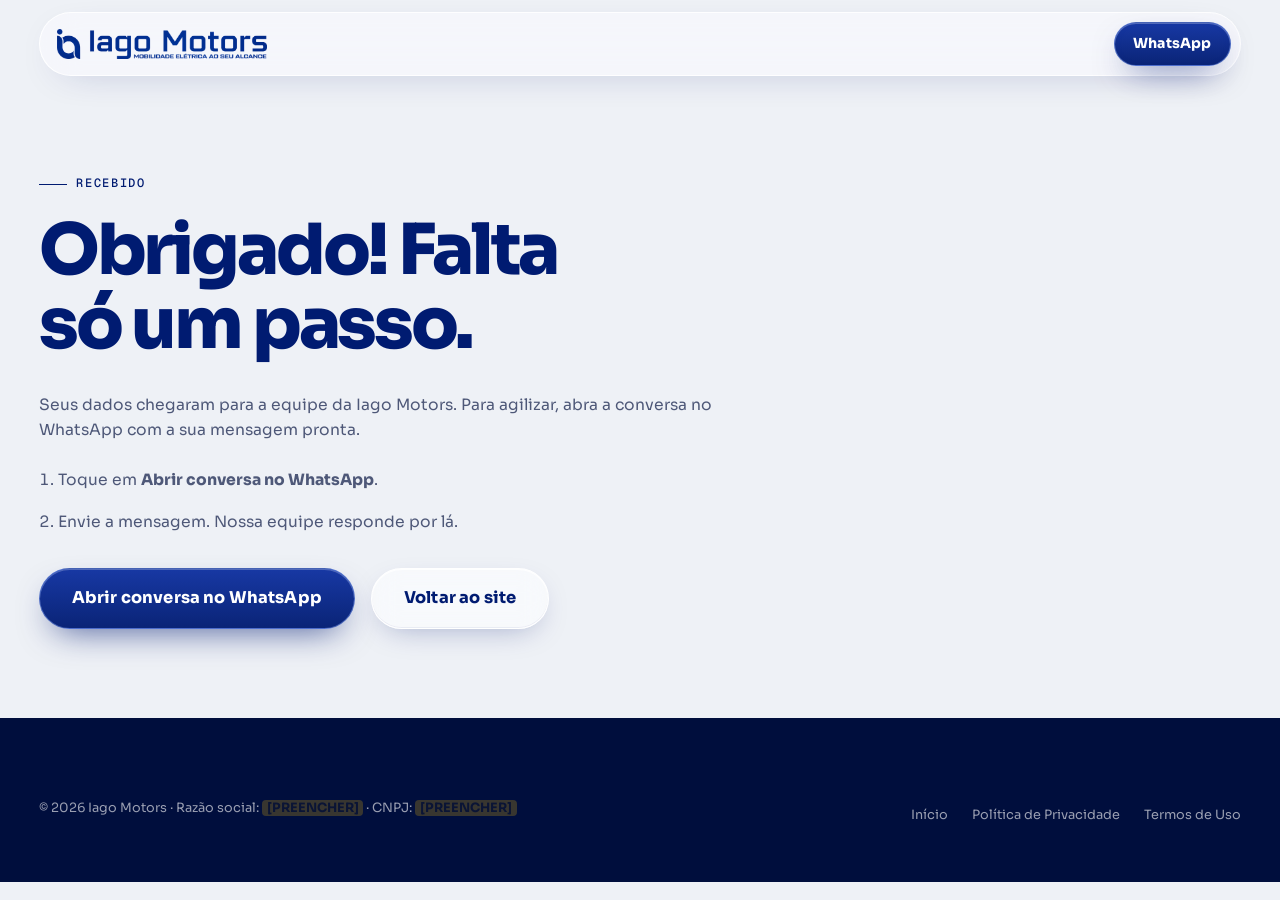
<file: obrigado.html>
<!doctype html>
<html lang="pt-BR">
<head>
<meta charset="utf-8">
<meta name="viewport" content="width=device-width, initial-scale=1, viewport-fit=cover">
<title>Obrigado · Iago Motors</title>
<meta name="robots" content="noindex, nofollow">
<meta name="theme-color" content="#001B71">
<link rel="icon" type="image/png" sizes="32x32" href="assets/img/favicon-32.png">
<link rel="apple-touch-icon" href="assets/img/apple-touch-icon.png">
<link rel="preconnect" href="https://fonts.googleapis.com"><link rel="preconnect" href="https://fonts.gstatic.com" crossorigin>
<link rel="stylesheet" href="https://fonts.googleapis.com/css2?family=Geist+Mono:wght@400;500;600&family=Sora:wght@400;500;600;700;800&display=swap">
<link rel="stylesheet" href="assets/css/style.css">
</head>
<body>
<header class="site-header"><div class="wrap"><div class="bar">
<a class="brand" href="index.html" aria-label="Iago Motors, voltar à página inicial"><img src="assets/img/logo-h.webp" width="640" height="91" alt="Iago Motors"></a>
<a class="btn btn--primary btn--sm" href="https://wa.me/5521993181535" target="_blank" rel="noopener">WhatsApp</a>
</div></div></header>
<main class="page-simple"><div class="wrap"><div class="doc">
<span class="eyebrow">Recebido</span>
<h1 style="margin-top:1.25rem">Obrigado! Falta só um passo.</h1>
<p>Seus dados chegaram para a equipe da Iago Motors. Para agilizar, abra a conversa no WhatsApp com a sua mensagem pronta.</p>
<ol style="list-style:decimal;padding-left:1.2rem;margin:1.5rem 0 2rem">
<li>Toque em <b>Abrir conversa no WhatsApp</b>.</li>
<li>Envie a mensagem. Nossa equipe responde por lá.</li>
</ol>
<div class="btn-row">
<a class="btn btn--primary btn--lg" id="waNext" href="https://wa.me/5521993181535" target="_blank" rel="noopener" data-track="cta-obrigado-whatsapp">Abrir conversa no WhatsApp</a>
<a class="btn btn--lg" href="index.html">Voltar ao site</a>
</div>
</div></div></main>
<footer class="site-footer on-navy"><div class="wrap"><div class="legal" style="margin-top:0;border-top:0;padding-top:0">
<span>© 2026 Iago Motors · Razão social: <span class="fill">[PREENCHER]</span> · CNPJ: <span class="fill">[PREENCHER]</span></span>
<nav aria-label="Documentos legais"><a href="index.html">Início</a><a href="privacidade.html">Política de Privacidade</a><a href="termos.html">Termos de Uso</a></nav>
</div></div></footer>
<script>
  // Evento de conversão da página de obrigado (dispare tags de conversão no GTM por este evento ou pela URL /obrigado)
  window.dataLayer = window.dataLayer || []; window.dataLayer.push({ event: 'lead_thank_you_view' });
  try { var u = sessionStorage.getItem('iago_wa'); if (u && u.indexOf('https://wa.me/') === 0) document.getElementById('waNext').href = u; } catch (e) {}
  // GTM: se o consentimento já foi dado, carregue aqui o mesmo snippet do index (ver assets/js/main.js → loadGTM)
</script>
</body>
</html>
</file>
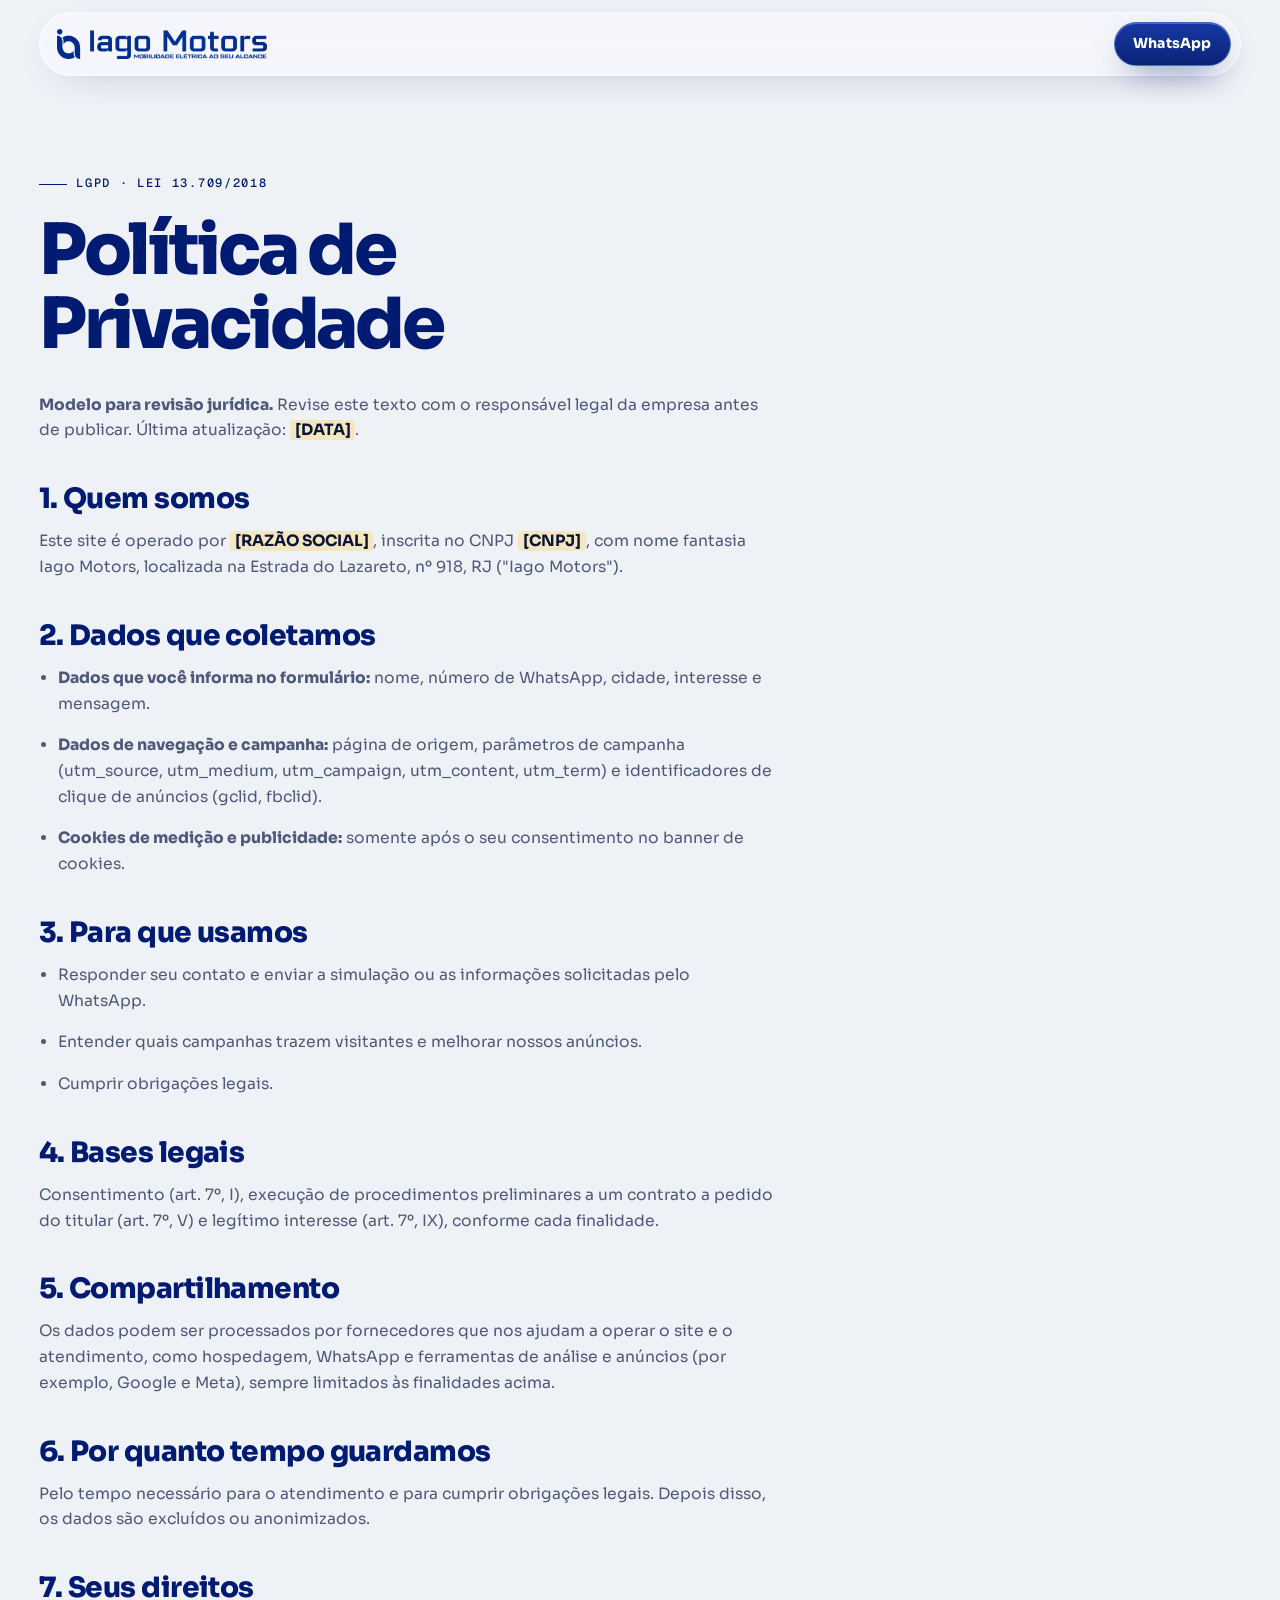
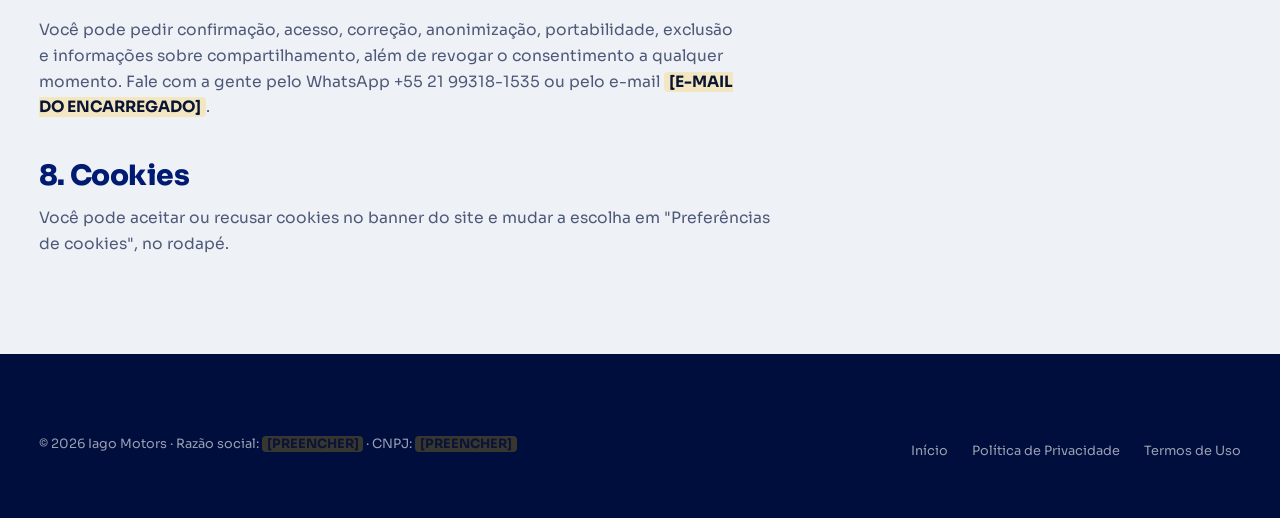
<file: privacidade.html>
<!doctype html>
<html lang="pt-BR">
<head>
<meta charset="utf-8">
<meta name="viewport" content="width=device-width, initial-scale=1, viewport-fit=cover">
<title>Política de Privacidade · Iago Motors</title>
<meta name="robots" content="index, follow">
<meta name="theme-color" content="#001B71">
<link rel="icon" type="image/png" sizes="32x32" href="assets/img/favicon-32.png">
<link rel="apple-touch-icon" href="assets/img/apple-touch-icon.png">
<link rel="preconnect" href="https://fonts.googleapis.com"><link rel="preconnect" href="https://fonts.gstatic.com" crossorigin>
<link rel="stylesheet" href="https://fonts.googleapis.com/css2?family=Geist+Mono:wght@400;500;600&family=Sora:wght@400;500;600;700;800&display=swap">
<link rel="stylesheet" href="assets/css/style.css">
</head>
<body>
<header class="site-header"><div class="wrap"><div class="bar">
<a class="brand" href="index.html" aria-label="Iago Motors, voltar à página inicial"><img src="assets/img/logo-h.webp" width="640" height="91" alt="Iago Motors"></a>
<a class="btn btn--primary btn--sm" href="https://wa.me/5521993181535" target="_blank" rel="noopener">WhatsApp</a>
</div></div></header>
<main class="page-simple"><div class="wrap"><div class="doc">
<span class="eyebrow">LGPD · Lei 13.709/2018</span>
<h1 style="margin-top:1.25rem">Política de Privacidade</h1>
<p><b>Modelo para revisão jurídica.</b> Revise este texto com o responsável legal da empresa antes de publicar. Última atualização: <span class="fill">[DATA]</span>.</p>
<h2>1. Quem somos</h2>
<p>Este site é operado por <span class="fill">[RAZÃO SOCIAL]</span>, inscrita no CNPJ <span class="fill">[CNPJ]</span>, com nome fantasia Iago Motors, localizada na Estrada do Lazareto, nº 918, RJ ("Iago Motors").</p>
<h2>2. Dados que coletamos</h2>
<ul>
<li><b>Dados que você informa no formulário:</b> nome, número de WhatsApp, cidade, interesse e mensagem.</li>
<li><b>Dados de navegação e campanha:</b> página de origem, parâmetros de campanha (utm_source, utm_medium, utm_campaign, utm_content, utm_term) e identificadores de clique de anúncios (gclid, fbclid).</li>
<li><b>Cookies de medição e publicidade:</b> somente após o seu consentimento no banner de cookies.</li>
</ul>
<h2>3. Para que usamos</h2>
<ul>
<li>Responder seu contato e enviar a simulação ou as informações solicitadas pelo WhatsApp.</li>
<li>Entender quais campanhas trazem visitantes e melhorar nossos anúncios.</li>
<li>Cumprir obrigações legais.</li>
</ul>
<h2>4. Bases legais</h2>
<p>Consentimento (art. 7º, I), execução de procedimentos preliminares a um contrato a pedido do titular (art. 7º, V) e legítimo interesse (art. 7º, IX), conforme cada finalidade.</p>
<h2>5. Compartilhamento</h2>
<p>Os dados podem ser processados por fornecedores que nos ajudam a operar o site e o atendimento, como hospedagem, WhatsApp e ferramentas de análise e anúncios (por exemplo, Google e Meta), sempre limitados às finalidades acima.</p>
<h2>6. Por quanto tempo guardamos</h2>
<p>Pelo tempo necessário para o atendimento e para cumprir obrigações legais. Depois disso, os dados são excluídos ou anonimizados.</p>
<h2>7. Seus direitos</h2>
<p>Você pode pedir confirmação, acesso, correção, anonimização, portabilidade, exclusão e informações sobre compartilhamento, além de revogar o consentimento a qualquer momento. Fale com a gente pelo WhatsApp +55 21 99318-1535 ou pelo e-mail <span class="fill">[E-MAIL DO ENCARREGADO]</span>.</p>
<h2>8. Cookies</h2>
<p>Você pode aceitar ou recusar cookies no banner do site e mudar a escolha em "Preferências de cookies", no rodapé.</p>
</div></div></main>
<footer class="site-footer on-navy"><div class="wrap"><div class="legal" style="margin-top:0;border-top:0;padding-top:0">
<span>© 2026 Iago Motors · Razão social: <span class="fill">[PREENCHER]</span> · CNPJ: <span class="fill">[PREENCHER]</span></span>
<nav aria-label="Documentos legais"><a href="index.html">Início</a><a href="privacidade.html">Política de Privacidade</a><a href="termos.html">Termos de Uso</a></nav>
</div></div></footer>

</body>
</html>
</file>
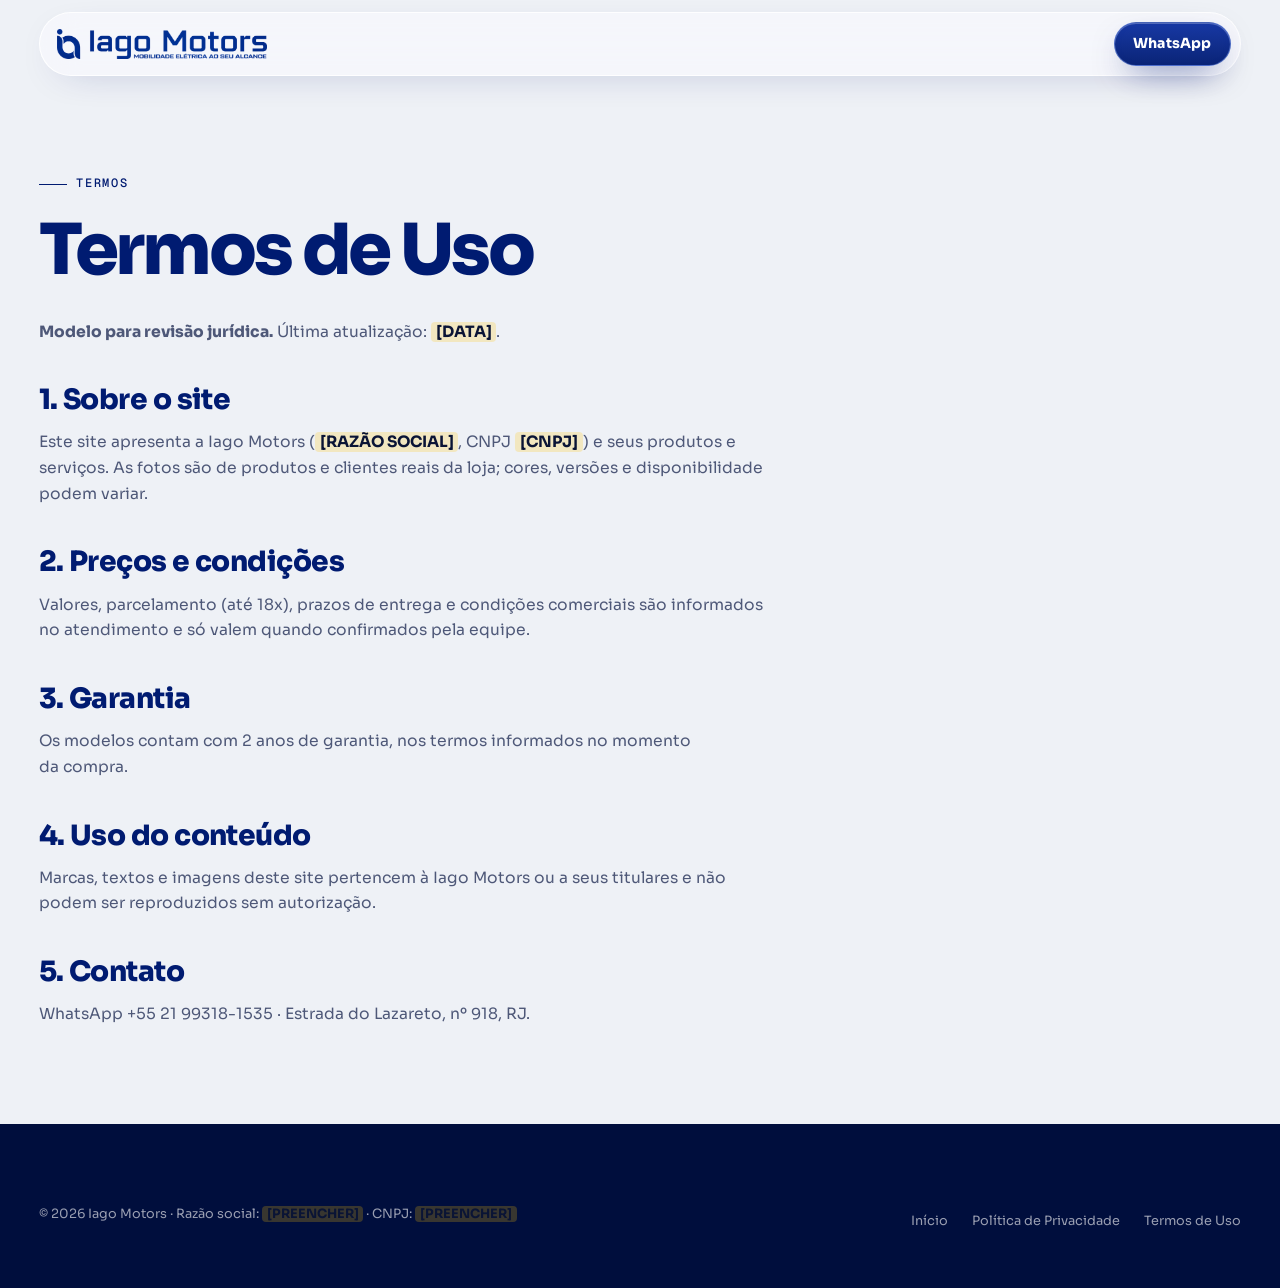
<file: termos.html>
<!doctype html>
<html lang="pt-BR">
<head>
<meta charset="utf-8">
<meta name="viewport" content="width=device-width, initial-scale=1, viewport-fit=cover">
<title>Termos de Uso · Iago Motors</title>
<meta name="robots" content="index, follow">
<meta name="theme-color" content="#001B71">
<link rel="icon" type="image/png" sizes="32x32" href="assets/img/favicon-32.png">
<link rel="apple-touch-icon" href="assets/img/apple-touch-icon.png">
<link rel="preconnect" href="https://fonts.googleapis.com"><link rel="preconnect" href="https://fonts.gstatic.com" crossorigin>
<link rel="stylesheet" href="https://fonts.googleapis.com/css2?family=Geist+Mono:wght@400;500;600&family=Sora:wght@400;500;600;700;800&display=swap">
<link rel="stylesheet" href="assets/css/style.css">
</head>
<body>
<header class="site-header"><div class="wrap"><div class="bar">
<a class="brand" href="index.html" aria-label="Iago Motors, voltar à página inicial"><img src="assets/img/logo-h.webp" width="640" height="91" alt="Iago Motors"></a>
<a class="btn btn--primary btn--sm" href="https://wa.me/5521993181535" target="_blank" rel="noopener">WhatsApp</a>
</div></div></header>
<main class="page-simple"><div class="wrap"><div class="doc">
<span class="eyebrow">Termos</span>
<h1 style="margin-top:1.25rem">Termos de Uso</h1>
<p><b>Modelo para revisão jurídica.</b> Última atualização: <span class="fill">[DATA]</span>.</p>
<h2>1. Sobre o site</h2>
<p>Este site apresenta a Iago Motors (<span class="fill">[RAZÃO SOCIAL]</span>, CNPJ <span class="fill">[CNPJ]</span>) e seus produtos e serviços. As fotos são de produtos e clientes reais da loja; cores, versões e disponibilidade podem variar.</p>
<h2>2. Preços e condições</h2>
<p>Valores, parcelamento (até 18x), prazos de entrega e condições comerciais são informados no atendimento e só valem quando confirmados pela equipe.</p>
<h2>3. Garantia</h2>
<p>Os modelos contam com 2 anos de garantia, nos termos informados no momento da compra.</p>
<h2>4. Uso do conteúdo</h2>
<p>Marcas, textos e imagens deste site pertencem à Iago Motors ou a seus titulares e não podem ser reproduzidos sem autorização.</p>
<h2>5. Contato</h2>
<p>WhatsApp +55 21 99318-1535 · Estrada do Lazareto, nº 918, RJ.</p>
</div></div></main>
<footer class="site-footer on-navy"><div class="wrap"><div class="legal" style="margin-top:0;border-top:0;padding-top:0">
<span>© 2026 Iago Motors · Razão social: <span class="fill">[PREENCHER]</span> · CNPJ: <span class="fill">[PREENCHER]</span></span>
<nav aria-label="Documentos legais"><a href="index.html">Início</a><a href="privacidade.html">Política de Privacidade</a><a href="termos.html">Termos de Uso</a></nav>
</div></div></footer>

</body>
</html>
</file>
<file: assets/css/style.css>
/* ==========================================================================
   IAGO MOTORS RJ — Landing page
   Direção: showroom de vidro azul à noite × painel digital de guidão.
   Layout: grid editorial assimétrico de 12 colunas, muito espaço negativo,
   uma única cor de marca (#001B71) carregando títulos, CTAs, linhas e HUD.
   Página de tema único (identidade clara da marca), cores todas explícitas.
   ========================================================================== */

:root {
  /* Cor */
  --navy: #001B71;          /* cor oficial da marca */
  --navy-deep: #000E3D;     /* fundos profundos / footer */
  --navy-ink: #0A1435;      /* texto principal */
  --steel: #4E5878;         /* texto secundário (6.1:1 sobre --mist) */
  --mist: #EEF1F6;          /* fundo branco acinzentado premium */
  --paper: #F8F9FC;         /* superfícies elevadas */
  --white: #FFFFFF;
  --signal: #8FB0FF;        /* azul claro do HUD sobre navy */
  --line: rgba(0, 27, 113, .14);
  --line-strong: rgba(0, 27, 113, .32);
  --glass: rgba(255, 255, 255, .58);
  --glass-navy: rgba(0, 27, 113, .08);
  --ok: #1F7A4D;
  --err: #B42318;

  /* Tipografia (2 famílias) */
  --display: "Sora", "Manrope", "Segoe UI", system-ui, -apple-system, sans-serif;
  --mono: "Geist Mono", ui-monospace, "SFMono-Regular", Menlo, Consolas, monospace;

  /* Escala tipográfica */
  --t-xs: .75rem;  --t-sm: .875rem; --t-md: 1rem; --t-lg: 1.125rem; --t-xl: 1.375rem;
  --t-h3: clamp(1.375rem, 1.1rem + 1vw, 1.75rem);
  --t-h2: clamp(2.25rem, 1.4rem + 3.6vw, 4.5rem);
  --t-mega: clamp(3rem, 1.2rem + 7.6vw, 8.25rem);

  /* Espaçamento base 8px */
  --s1: .5rem; --s2: 1rem; --s3: 1.5rem; --s4: 2rem; --s5: 2.5rem; --s6: 3rem; --s8: 4rem; --s10: 5rem; --s12: 6rem; --s16: 8rem;
  --gutter: clamp(1rem, .5rem + 2.4vw, 3rem);
  --max: 1320px;
  --radius: 28px;
  --radius-sm: 16px;
  --ease: cubic-bezier(.22, .61, .2, 1);
  --ease-out: cubic-bezier(.16, 1, .3, 1);
  color-scheme: light;
}

/* ---------- Base ---------- */
*, *::before, *::after { box-sizing: border-box; }
html { scroll-behavior: smooth; -webkit-text-size-adjust: 100%; }
body {
  margin: 0;
  background: var(--mist);
  color: var(--navy-ink);
  font-family: var(--display);
  font-size: .975rem;
  line-height: 1.65;
  -webkit-font-smoothing: antialiased;
  text-rendering: optimizeLegibility;
  overflow-x: hidden;
}
img { max-width: 100%; height: auto; display: block; }
[hidden] { display: none !important; }
a { color: inherit; }
h1, h2, h3 { margin: 0; line-height: 1.04; letter-spacing: -.045em; text-wrap: balance; font-weight: 800; }
p { margin: 0; text-wrap: pretty; }
ul, ol { margin: 0; padding: 0; list-style: none; }
button { font: inherit; }
:focus-visible { outline: 3px solid var(--navy); outline-offset: 3px; border-radius: 8px; }
.on-navy :focus-visible, .on-navy:focus-visible { outline-color: var(--white); }
.sr-only { position: absolute !important; width: 1px; height: 1px; padding: 0; margin: -1px; overflow: hidden; clip: rect(0 0 0 0); white-space: nowrap; border: 0; }
.skip { position: absolute; left: var(--s2); top: -100px; z-index: 100; background: var(--navy); color: var(--white); padding: var(--s1) var(--s2); border-radius: 999px; }
.skip:focus { top: calc(env(safe-area-inset-top, 0px) + var(--s1)); }
b, strong { font-weight: 750; }

/* Fundo: fluxos de vento em SVG, extremamente sutis */
.flowfield {
  position: fixed; inset: 0; z-index: -1; pointer-events: none;
  background:
    radial-gradient(1200px 600px at 85% -10%, rgba(0, 27, 113, .07), transparent 60%),
    radial-gradient(900px 500px at -10% 40%, rgba(0, 27, 113, .045), transparent 60%),
    var(--mist);
}
.flowfield svg { position: absolute; inset: 0; width: 100%; height: 100%; }
.flowfield path { fill: none; stroke: var(--navy); stroke-width: 1; opacity: .07; }

.wrap { width: 100%; max-width: var(--max); margin-inline: auto; padding-inline: var(--gutter); }
.section { padding-block: clamp(4.5rem, 3rem + 6vw, 9rem); position: relative; }

/* Rótulo técnico (estilo painel) */
.eyebrow {
  display: inline-flex; align-items: center; gap: .6rem;
  font-family: var(--mono); font-size: var(--t-xs); font-weight: 500;
  letter-spacing: .14em; text-transform: uppercase; color: var(--navy);
}
.eyebrow::before { content: ""; width: 28px; height: 1px; background: currentColor; }
.on-navy .eyebrow { color: var(--signal); }
.lead { font-size: var(--t-lg); color: var(--steel); max-width: 34rem; }
.on-navy .lead { color: rgba(255, 255, 255, .78); }
.h2 { font-size: var(--t-h2); color: var(--navy); }
.h2 .soft { color: #8E9BC8; }
.on-navy .h2 { color: var(--white); }
.on-navy .h2 .soft { color: rgba(255, 255, 255, .5); }
.sec-head { display: grid; gap: var(--s3); margin-bottom: clamp(2.5rem, 1.5rem + 3vw, 4.5rem); }
.sec-head.split { grid-template-columns: 1fr; align-items: end; }
@media (min-width: 900px) { .sec-head.split { grid-template-columns: 1.25fr 1fr; gap: var(--s8); } }

/* ---------- Botões pill com glassmorphism ---------- */
.btn {
  --bg: var(--glass); --fg: var(--navy); --bd: rgba(255, 255, 255, .9);
  position: relative; isolation: isolate; overflow: hidden;
  display: inline-flex; align-items: center; justify-content: center; gap: .65rem;
  min-height: 52px; padding: .85rem 1.6rem;
  border-radius: 999px; border: 1px solid var(--bd);
  background: var(--bg); color: var(--fg);
  font-family: var(--display); font-weight: 750; font-size: .95rem; letter-spacing: .01em;
  text-decoration: none; cursor: pointer; white-space: nowrap;
  -webkit-backdrop-filter: blur(14px) saturate(1.4); backdrop-filter: blur(14px) saturate(1.4);
  box-shadow: 0 1px 0 rgba(255, 255, 255, .85) inset, 0 -1px 0 rgba(0, 27, 113, .06) inset, 0 10px 30px -12px rgba(0, 27, 113, .35);
  transition: transform .5s var(--ease-out), box-shadow .5s var(--ease-out), filter .5s var(--ease-out);
  -webkit-tap-highlight-color: transparent; user-select: none;
}
.btn::after { /* reflexo de luz */
  content: ""; position: absolute; inset: -2px auto -2px -60%; width: 45%; z-index: -1;
  background: linear-gradient(100deg, transparent, rgba(255, 255, 255, .55), transparent);
  transform: skewX(-18deg) translateX(0); transition: transform .9s var(--ease);
}
.btn svg { width: 20px; height: 20px; flex: none; }
.btn--primary {
  --bg: linear-gradient(180deg, rgba(14, 48, 160, .96), rgba(0, 27, 113, .96));
  --fg: var(--white); --bd: rgba(143, 176, 255, .45);
  box-shadow: 0 1px 0 rgba(255, 255, 255, .25) inset, 0 14px 34px -14px rgba(0, 27, 113, .75);
}
.btn--ghost-light { /* sobre fundos navy */
  --bg: rgba(255, 255, 255, .1); --fg: var(--white); --bd: rgba(255, 255, 255, .32);
  box-shadow: 0 1px 0 rgba(255, 255, 255, .2) inset, 0 10px 30px -14px rgba(0, 0, 0, .5);
}
.btn--white { --bg: rgba(255, 255, 255, .95); --fg: var(--navy); --bd: rgba(255, 255, 255, 1); }
.btn--sm { min-height: 44px; padding: .6rem 1.15rem; font-size: .875rem; }
.btn--lg { min-height: 60px; padding: 1rem 2rem; font-size: 1.02rem; }
@media (hover: hover) {
  .btn:hover { transform: translateY(-2px); filter: brightness(1.06); box-shadow: 0 1px 0 rgba(255, 255, 255, .85) inset, 0 18px 40px -16px rgba(0, 27, 113, .5); }
  .btn:hover::after { transform: skewX(-18deg) translateX(420%); }
}
.btn:active { transform: translateY(0) scale(.985); }
.btn[aria-busy="true"] { pointer-events: none; opacity: .85; }
.btn .spin { width: 18px; height: 18px; border-radius: 50%; border: 2px solid rgba(255, 255, 255, .35); border-top-color: #fff; animation: spin .8s linear infinite; }
@keyframes spin { to { transform: rotate(360deg); } }
.btn-row { display: flex; flex-wrap: wrap; gap: var(--s2); align-items: center; }

/* ---------- Header ---------- */
.site-header {
  position: sticky; top: env(safe-area-inset-top, 0px); z-index: 50;
  padding-block: .75rem;
}
.site-header .bar {
  display: flex; align-items: center; justify-content: space-between; gap: var(--s3);
  padding: .55rem .6rem .55rem 1.1rem; border-radius: 999px;
  background: rgba(248, 249, 252, .72); border: 1px solid rgba(255, 255, 255, .9);
  -webkit-backdrop-filter: blur(18px) saturate(1.5); backdrop-filter: blur(18px) saturate(1.5);
  box-shadow: 0 10px 40px -24px rgba(0, 27, 113, .45);
}
.brand { display: inline-flex; align-items: center; min-height: 44px; }
.brand img { width: clamp(150px, 26vw, 210px); height: auto; }
.nav { display: none; gap: .25rem; }
.nav a { font-size: .9rem; font-weight: 650; color: var(--navy-ink); text-decoration: none; padding: .7rem .9rem; border-radius: 999px; transition: background .3s; }
.nav a:hover { background: var(--glass-navy); }
@media (min-width: 1040px) { .nav { display: flex; } }
.header-cta .lbl-long { display: none; }
@media (min-width: 560px) { .header-cta .lbl-long { display: inline; } .header-cta .lbl-short { display: none; } }

/* ---------- HERO ---------- */
.hero { position: relative; padding-top: clamp(1.5rem, 1rem + 2vw, 3rem); padding-bottom: clamp(3rem, 2rem + 4vw, 6rem); overflow: clip; }
.hero-grid { display: grid; gap: var(--s5); align-items: center; }
@media (min-width: 980px) {
  .hero-grid { grid-template-columns: repeat(12, minmax(0, 1fr)); gap: var(--s3); }
  .hero-copy { grid-column: 1 / span 6; grid-row: 1; position: relative; z-index: 3; }
  .hero-stage { grid-column: 7 / span 6; grid-row: 1; }
}
.hero h1 {
  font-size: clamp(2.7rem, .9rem + 5.9vw, 6.3rem); color: var(--navy); letter-spacing: -.05em; line-height: .9;
  margin-block: var(--s3) var(--s4);
}
.hero h1 .l2 { display: block; padding-left: .3em; }
.hero h1 .dot { color: var(--signal); }
.hero .lead { margin-bottom: var(--s4); }
.hero .lead b { color: var(--navy-ink); }
.trust { display: flex; flex-wrap: wrap; gap: .5rem 1.4rem; margin-top: var(--s4); font-family: var(--mono); font-size: var(--t-xs); letter-spacing: .1em; text-transform: uppercase; color: var(--steel); }
.trust li { display: inline-flex; align-items: center; gap: .5rem; }
.trust li::before { content: ""; width: 6px; height: 6px; border-radius: 50%; background: var(--navy); box-shadow: 0 0 0 4px rgba(0, 27, 113, .1); }

.hero-stage { position: relative; }
.hero-frame {
  position: relative; border-radius: var(--radius); overflow: hidden; aspect-ratio: 4 / 5; max-width: 100%;
  background: var(--navy-deep);
  box-shadow: 0 60px 90px -50px rgba(0, 14, 61, .65), 0 30px 40px -30px rgba(0, 27, 113, .35);
  transform-origin: 50% 80%;
}
@media (min-width: 980px) { .hero-frame { aspect-ratio: 5 / 5.8; } }
.hero-frame img { width: 100%; height: 106%; object-fit: cover; object-position: 50% 100%; will-change: transform; }
.hero-frame::after { /* luz cinematográfica */
  content: ""; position: absolute; inset: 0; pointer-events: none;
  background: linear-gradient(180deg, rgba(0, 14, 61, .0) 45%, rgba(0, 14, 61, .55)), radial-gradient(80% 60% at 80% 0%, rgba(143, 176, 255, .25), transparent 60%);
}
.hero-frame .sheen { position: absolute; inset: 0; background: linear-gradient(115deg, transparent 30%, rgba(255, 255, 255, .22) 45%, transparent 60%); transform: translateX(-120%); animation: sheen 9s var(--ease) 1.6s infinite; pointer-events: none; z-index: 2; }
@keyframes sheen { 0%, 70% { transform: translateX(-120%); } 100% { transform: translateX(120%); } }
.hero-caption { position: absolute; left: var(--s3); bottom: var(--s3); z-index: 3; color: rgba(255, 255, 255, .9); font-family: var(--mono); font-size: var(--t-xs); letter-spacing: .12em; text-transform: uppercase; }
.floaty { animation: floaty 7s ease-in-out infinite; }
@keyframes floaty { 0%, 100% { transform: translateY(0); } 50% { transform: translateY(-8px); } }

/* HUD — painel na coluna de texto, sem cobrir a foto */
.hud {
  position: relative; z-index: 4; width: 100%; max-width: 36rem; margin-top: var(--s5);
  padding: 1rem 1.2rem 1.1rem; border-radius: 20px;
  background: linear-gradient(160deg, rgba(0, 27, 113, .94), rgba(0, 14, 61, .92)); color: var(--white);
  border: 1px solid rgba(143, 176, 255, .38);
  box-shadow: 0 30px 60px -34px rgba(0, 14, 61, .7), 0 1px 0 rgba(255, 255, 255, .18) inset;
  font-family: var(--mono);
}
.hud-top { display: flex; align-items: center; justify-content: space-between; font-size: .68rem; letter-spacing: .16em; text-transform: uppercase; color: var(--signal); padding-bottom: .7rem; margin-bottom: .7rem; border-bottom: 1px solid rgba(143, 176, 255, .22); }
.hud-live { display: inline-flex; align-items: center; gap: .45rem; color: var(--white); }
.hud-live i { width: 7px; height: 7px; border-radius: 50%; background: #7CF0B2; box-shadow: 0 0 0 0 rgba(124, 240, 178, .6); animation: pulse 2.4s infinite; }
@keyframes pulse { 0% { box-shadow: 0 0 0 0 rgba(124, 240, 178, .55); } 70% { box-shadow: 0 0 0 9px rgba(124, 240, 178, 0); } 100% { box-shadow: 0 0 0 0 rgba(124, 240, 178, 0); } }
.hud dl { margin: 0; display: grid; grid-template-columns: repeat(3, minmax(0, 1fr)); gap: 1rem; }
.hud .row { display: grid; gap: .35rem; min-width: 0; }
.hud dt { font-size: .66rem; letter-spacing: .14em; text-transform: uppercase; color: rgba(255, 255, 255, .62); }
.hud dd { margin: 0; font-size: .95rem; font-weight: 600; letter-spacing: .02em; font-variant-numeric: tabular-nums; }
.hud .meter { grid-column: 1 / -1; height: 3px; border-radius: 3px; background: rgba(143, 176, 255, .2); overflow: hidden; }
.hud .meter span { display: block; height: 100%; width: var(--w, 100%); background: linear-gradient(90deg, var(--signal), #fff); transform-origin: left; animation: meter 1.6s var(--ease-out) both; animation-delay: var(--d, 1s); }
@keyframes meter { from { transform: scaleX(0); } }

/* Linhas de fluxo do hero */
.hero-lines { position: absolute; inset: -10% -5% auto -5%; height: 120%; width: 110%; z-index: 0; pointer-events: none; }
.hero-lines path { fill: none; stroke: var(--navy); stroke-width: 1.2; opacity: .18; stroke-dasharray: 6 14; animation: dash 30s linear infinite; }
.hero-lines path:nth-child(2) { opacity: .1; animation-duration: 42s; }
.hero-lines path:nth-child(3) { opacity: .08; stroke-dasharray: none; }
@keyframes dash { to { stroke-dashoffset: -800; } }

/* Entrada cinematográfica */
.intro .hero-copy > * { animation: rise 1.1s var(--ease-out) both; }
.intro .hero-copy > *:nth-child(2) { animation-delay: .12s; }
.intro .hero-copy > *:nth-child(3) { animation-delay: .22s; }
.intro .hero-copy > *:nth-child(4) { animation-delay: .32s; }
.intro .hero-copy > *:nth-child(5) { animation-delay: .42s; }
.intro .hero-frame { animation: frameIn 1.5s var(--ease-out) .1s both; }
@keyframes rise { from { opacity: 0; transform: translateY(26px); filter: blur(8px); } to { opacity: 1; transform: none; filter: none; } }
@keyframes frameIn { from { clip-path: inset(18% 0 0 0 round var(--radius)); transform: scale(1.04); } to { clip-path: inset(0 0 0 0 round var(--radius)); transform: none; } }

/* ---------- Faixa de diferenciais ---------- */
.ticker { background: var(--navy); color: var(--white); overflow: hidden; border-block: 1px solid rgba(143, 176, 255, .2); }
.ticker-track { display: flex; width: max-content; animation: ticker 48s linear infinite; }
.ticker ul { display: flex; flex: none; }
.ticker li { display: inline-flex; align-items: center; gap: 1.2rem; padding: 1.05rem 1.2rem; font-family: var(--mono); font-size: .8rem; letter-spacing: .16em; text-transform: uppercase; white-space: nowrap; }
.ticker li::after { content: ""; width: 5px; height: 5px; background: var(--signal); transform: rotate(45deg); margin-left: 1.2rem; }
@keyframes ticker { to { transform: translateX(-50%); } }

/* ---------- Showroom de modelos ---------- */
.showroom { position: relative; }
.show-track {
  display: grid; grid-auto-flow: column; grid-auto-columns: 86%; gap: var(--s3);
  overflow-x: auto; scroll-snap-type: x mandatory; scroll-behavior: smooth; overscroll-behavior-x: contain;
  scrollbar-width: none; padding-bottom: var(--s2);
}
.show-track::-webkit-scrollbar { display: none; }
.slide { scroll-snap-align: start; display: grid; gap: var(--s3); min-width: 0; }
.slide-media { position: relative; border-radius: var(--radius); overflow: hidden; aspect-ratio: 4 / 5; background: var(--navy-deep); }
.slide-media img { width: 100%; height: 100%; object-fit: cover; transition: transform 1.6s var(--ease-out); }
.slide-num { position: absolute; top: var(--s2); left: var(--s2); font-family: var(--mono); font-size: var(--t-xs); letter-spacing: .14em; color: var(--white); background: rgba(0, 14, 61, .45); padding: .35rem .7rem; border-radius: 999px; -webkit-backdrop-filter: blur(8px); backdrop-filter: blur(8px); }
.slide-info { display: grid; gap: var(--s2); align-content: start; min-width: 0; }
.slide-info .kicker { font-family: var(--mono); font-size: var(--t-xs); letter-spacing: .14em; text-transform: uppercase; color: var(--steel); }
.slide-info h3 { font-size: clamp(1.9rem, 1.3rem + 2.4vw, 3.6rem); color: var(--navy); }
.slide-info p { color: var(--steel); max-width: 30rem; }
.tags { display: flex; flex-wrap: wrap; gap: .5rem; }
.tags li { font-family: var(--mono); font-size: .72rem; letter-spacing: .08em; text-transform: uppercase; padding: .45rem .75rem; border-radius: 999px; border: 1px solid var(--line-strong); color: var(--navy); background: rgba(255, 255, 255, .5); }
@media (min-width: 900px) {
  .show-track { grid-auto-columns: 100%; }
  .slide { grid-template-columns: 1.15fr 1fr; gap: var(--s8); align-items: center; }
  .slide-media { aspect-ratio: 5 / 5.4; }
  .slide-info { padding-right: var(--s4); }
  .slide-info .big { font-size: clamp(6rem, 3rem + 7vw, 11rem); line-height: .8; font-weight: 800; letter-spacing: -.06em; color: rgba(0, 27, 113, .1); font-variant-numeric: tabular-nums; }
}
.slide-info .big { display: none; }
@media (min-width: 900px) { .slide-info .big { display: block; } }
.show-nav { display: flex; align-items: center; justify-content: space-between; gap: var(--s3); margin-top: var(--s4); flex-wrap: wrap; }
.counter { font-family: var(--mono); font-size: var(--t-sm); letter-spacing: .12em; color: var(--steel); font-variant-numeric: tabular-nums; }
.counter b { color: var(--navy); font-weight: 600; }
.progress { flex: 1 1 160px; height: 2px; background: var(--line); border-radius: 2px; overflow: hidden; min-width: 120px; }
.progress span { display: block; height: 100%; width: 0; background: var(--navy); transition: width .6s var(--ease-out); }
.arrows { display: flex; gap: .6rem; }
.arrow { width: 52px; height: 52px; padding: 0; min-height: 0; }
.arrow svg { width: 20px; height: 20px; }
.arrow[disabled] { opacity: .35; cursor: default; }
.models-sold { margin-top: var(--s6); padding: var(--s3) var(--s4); border-radius: var(--radius-sm); border: 1px dashed var(--line-strong); display: flex; flex-wrap: wrap; gap: .75rem 1.25rem; align-items: center; }
.models-sold > span { font-family: var(--mono); font-size: var(--t-xs); letter-spacing: .14em; text-transform: uppercase; color: var(--steel); }
.models-sold ul { display: flex; flex-wrap: wrap; gap: .5rem; }
.models-sold li { font-weight: 800; color: var(--navy); padding: .4rem .9rem; border-radius: 999px; background: var(--white); border: 1px solid var(--line); font-size: .95rem; }
.models-sold li small { font-family: var(--mono); font-weight: 500; font-size: .72rem; color: var(--steel); margin-left: .35rem; letter-spacing: .06em; }

/* ---------- Manifesto (azul profundo) ---------- */
.manifesto { background: var(--navy); color: var(--white); overflow: hidden; }
.manifesto::before { content: ""; position: absolute; inset: 0; background: radial-gradient(60% 80% at 100% 50%, rgba(143, 176, 255, .18), transparent 60%), repeating-linear-gradient(115deg, rgba(255, 255, 255, .035) 0 1px, transparent 1px 90px); pointer-events: none; }
.manifesto .wrap { position: relative; z-index: 2; display: grid; gap: var(--s5); }
.manifesto h2 { font-size: clamp(3.2rem, 1rem + 9vw, 10rem); letter-spacing: -.045em; line-height: .9; color: var(--white); }
.manifesto h2 .soft { color: var(--signal); display: block; }
.manifesto .sig { display: flex; flex-wrap: wrap; align-items: center; gap: var(--s2) var(--s4); max-width: 48rem; }
.manifesto .sig strong { font-family: var(--mono); letter-spacing: .28em; font-size: .85rem; font-weight: 600; }
.manifesto .sig p { color: rgba(255, 255, 255, .78); font-size: var(--t-lg); }

/* ---------- Ritmo (interativo) ---------- */
.rhythm-tabs { display: flex; flex-wrap: nowrap; gap: .6rem; margin-bottom: var(--s5); overflow-x: auto; scrollbar-width: none; margin-inline: calc(var(--gutter) * -1); padding: .25rem var(--gutter); scroll-padding-inline: var(--gutter); }
.rhythm-tabs::-webkit-scrollbar { display: none; }
.rtab { flex: none; }
@media (min-width: 760px) { .rhythm-tabs { flex-wrap: wrap; overflow: visible; margin-inline: 0; padding: 0; } }
.rtab {
  min-height: 48px; padding: .7rem 1.3rem; border-radius: 999px; border: 1px solid var(--line-strong);
  background: rgba(255, 255, 255, .55); color: var(--navy); font-weight: 750; letter-spacing: .04em; text-transform: uppercase; font-size: .82rem; cursor: pointer;
  -webkit-backdrop-filter: blur(10px); backdrop-filter: blur(10px); transition: background .4s, color .4s, transform .4s var(--ease-out);
}
.rtab[aria-selected="true"] { background: var(--navy); color: var(--white); border-color: var(--navy); }
@media (hover: hover) { .rtab:hover { transform: translateY(-1px); } }
.rpanel { display: grid; gap: var(--s4); align-items: center; }
.rpanel[hidden] { display: none !important; }
@media (min-width: 900px) { .rpanel { grid-template-columns: 1fr 1.1fr; gap: var(--s8); } }
.rpanel .rmedia { border-radius: var(--radius); overflow: hidden; aspect-ratio: 4 / 3.4; background: var(--navy-deep); }
.rpanel .rmedia img { width: 100%; height: 100%; object-fit: cover; animation: fadeImg .9s var(--ease-out); }
@keyframes fadeImg { from { opacity: 0; transform: scale(1.04); filter: blur(6px); } }
.rpanel .rword { font-size: clamp(2.8rem, 1.6rem + 5vw, 6rem); color: var(--navy); letter-spacing: -.05em; line-height: .9; margin-bottom: var(--s3); }
.rpanel p { color: var(--steel); font-size: var(--t-lg); max-width: 32rem; margin-bottom: var(--s4); }
.rpanel .why { font-family: var(--mono); font-size: var(--t-xs); letter-spacing: .1em; text-transform: uppercase; color: var(--navy); margin-bottom: var(--s3); display: flex; align-items: center; gap: .6rem; }
.rpanel .why::before { content: ""; width: 8px; height: 8px; border: 1.5px solid var(--navy); border-radius: 50%; }

/* ---------- POV / Estrada ---------- */
.pov { background: var(--navy-deep); color: var(--white); overflow: hidden; }
.pov::before { content: ""; position: absolute; inset: 0; background: radial-gradient(70% 70% at 70% 30%, rgba(0, 27, 113, .9), transparent 70%); }
.pov .wrap { position: relative; display: grid; gap: var(--s6); align-items: center; }
@media (min-width: 900px) { .pov .wrap { grid-template-columns: 1.25fr 1fr; gap: var(--s10); } }
.pov h2 { font-size: clamp(2.8rem, 1.2rem + 5.6vw, 6.4rem); letter-spacing: -.045em; line-height: .95; }
.pov h2 em { font-style: normal; color: var(--signal); }
.pov .lead { margin-top: var(--s4); }
.pov-frame { position: relative; justify-self: center; width: min(100%, 400px); aspect-ratio: 9 / 16; border-radius: 34px; overflow: hidden; border: 1px solid rgba(143, 176, 255, .35); box-shadow: 0 60px 120px -40px rgba(0, 0, 0, .8); }
.pov-frame img { width: 100%; height: 100%; object-fit: cover; }
.pov-frame::after { content: ""; position: absolute; inset: 0; background: linear-gradient(180deg, rgba(0, 14, 61, .25), transparent 30%, transparent 70%, rgba(0, 14, 61, .45)); }
.pov-ticks { position: absolute; inset: 14px; z-index: 2; pointer-events: none; }
.pov-ticks i { position: absolute; width: 22px; height: 22px; border-color: rgba(255, 255, 255, .75); border-style: solid; }
.pov-ticks i:nth-child(1) { top: 0; left: 0; border-width: 1.5px 0 0 1.5px; }
.pov-ticks i:nth-child(2) { top: 0; right: 0; border-width: 1.5px 1.5px 0 0; }
.pov-ticks i:nth-child(3) { bottom: 0; left: 0; border-width: 0 0 1.5px 1.5px; }
.pov-ticks i:nth-child(4) { bottom: 0; right: 0; border-width: 0 1.5px 1.5px 0; }
.pov-tag { position: absolute; z-index: 3; top: 26px; left: 50%; transform: translateX(-50%); font-family: var(--mono); font-size: .66rem; letter-spacing: .2em; text-transform: uppercase; padding: .35rem .8rem; border-radius: 999px; background: rgba(0, 14, 61, .5); border: 1px solid rgba(143, 176, 255, .35); white-space: nowrap; -webkit-backdrop-filter: blur(8px); backdrop-filter: blur(8px); }

/* ---------- Estoque / Preparo ---------- */
.stock-media { position: relative; border-radius: var(--radius); overflow: hidden; aspect-ratio: 16 / 10; background: var(--navy-deep); box-shadow: 0 50px 80px -50px rgba(0, 14, 61, .6); }
@media (min-width: 900px) { .stock-media { aspect-ratio: 21 / 10; } }
.stock-media img { width: 100%; height: 100%; object-fit: cover; object-position: 50% 62%; }
.stock-media .badge { position: absolute; right: var(--s3); top: var(--s3); }
.chip-glass { display: inline-flex; align-items: center; gap: .55rem; padding: .55rem .95rem; border-radius: 999px; color: var(--white); background: rgba(0, 20, 84, .5); border: 1px solid rgba(143, 176, 255, .4); font-family: var(--mono); font-size: .7rem; letter-spacing: .16em; text-transform: uppercase; -webkit-backdrop-filter: blur(12px); backdrop-filter: blur(12px); }
.steps { display: grid; gap: var(--s4); margin-top: var(--s6); counter-reset: st; }
@media (min-width: 800px) { .steps { grid-template-columns: repeat(3, minmax(0, 1fr)); gap: var(--s5); } }
.step { position: relative; padding-top: var(--s3); border-top: 1px solid var(--line-strong); }
.step::before { counter-increment: st; content: "0" counter(st); display: block; font-family: var(--mono); font-size: var(--t-xs); letter-spacing: .14em; color: var(--navy); margin-bottom: var(--s2); }
.step::after { content: ""; position: absolute; top: -1px; left: 0; width: 0; height: 2px; background: var(--navy); transition: width 1.4s var(--ease-out); }
.step.in::after { width: 38%; }
.step h3 { font-size: var(--t-h3); color: var(--navy); margin-bottom: .6rem; }
.step p { color: var(--steel); }

/* ---------- CEO ---------- */
.ceo { background: linear-gradient(180deg, transparent, rgba(255, 255, 255, .6) 30%, rgba(255, 255, 255, .6) 70%, transparent); }
.ceo-grid { display: grid; gap: var(--s6); align-items: center; }
@media (min-width: 900px) { .ceo-grid { grid-template-columns: 5fr 6fr; gap: var(--s10); } }
.ceo-photo { position: relative; }
.ceo-photo .frame { border-radius: var(--radius); overflow: hidden; aspect-ratio: 3 / 4; background: var(--navy-deep); box-shadow: 0 50px 80px -50px rgba(0, 14, 61, .55); }
.ceo-photo img { width: 100%; height: 100%; object-fit: cover; object-position: 50% 30%; }
.ceo-photo .outline { position: absolute; inset: 18px -18px -18px 18px; border: 1px solid var(--line-strong); border-radius: var(--radius); z-index: -1; }
.ceo-photo figcaption { margin-top: var(--s3); font-family: var(--mono); font-size: var(--t-xs); letter-spacing: .14em; text-transform: uppercase; color: var(--steel); display: flex; justify-content: space-between; gap: var(--s2); flex-wrap: wrap; }
.ceo-photo figcaption b { color: var(--navy); font-weight: 600; }
.ceo h2 { font-size: clamp(2.6rem, 1.4rem + 4.6vw, 5.6rem); color: var(--navy); letter-spacing: -.05em; margin-block: var(--s3); }
.ceo .role { font-family: var(--mono); font-size: var(--t-sm); letter-spacing: .16em; text-transform: uppercase; color: var(--navy); display: inline-flex; gap: .7rem; align-items: center; padding: .45rem .9rem; border: 1px solid var(--line-strong); border-radius: 999px; }
.ceo blockquote { margin: var(--s5) 0; padding-left: var(--s3); border-left: 2px solid var(--navy); font-size: clamp(1.3rem, 1rem + 1.2vw, 1.85rem); font-weight: 650; line-height: 1.3; letter-spacing: -.02em; color: var(--navy-ink); max-width: 34rem; }
.ceo .copy p { color: var(--steel); max-width: 34rem; margin-bottom: var(--s4); }

/* ---------- Diferenciais (linhas editoriais) ---------- */
.benefits { border-top: 1px solid var(--line-strong); }
.benefit {
  display: grid; grid-template-columns: auto 1fr; gap: var(--s2) var(--s4); align-items: center;
  padding-block: clamp(1.5rem, 1rem + 1.6vw, 2.6rem); border-bottom: 1px solid var(--line-strong); position: relative;
}
.benefit .n { font-family: var(--mono); font-size: var(--t-sm); color: var(--steel); letter-spacing: .1em; grid-row: span 2; align-self: start; padding-top: .7rem; }
.benefit h3 { font-size: clamp(1.8rem, 1rem + 3.4vw, 4.2rem); color: var(--navy); letter-spacing: -.045em; }
.benefit p { color: var(--steel); max-width: 30rem; }
.benefit .ico { display: none; }
@media (min-width: 900px) {
  .benefit { grid-template-columns: 6rem 1.5fr 1fr 64px; }
  .benefit .n { grid-row: auto; align-self: center; padding-top: 0; }
  .benefit .ico { display: grid; place-items: center; width: 64px; height: 64px; border-radius: 50%; border: 1px solid var(--line-strong); color: var(--navy); transition: background .5s var(--ease-out), color .5s var(--ease-out), transform .5s var(--ease-out); }
  .benefit .ico svg { width: 26px; height: 26px; }
  .benefit:hover .ico { background: var(--navy); color: var(--white); transform: rotate(-12deg); }
}
.benefit::after { content: ""; position: absolute; left: 0; bottom: -1px; height: 1px; width: 0; background: var(--navy); transition: width 1s var(--ease-out); }
.benefit:hover::after { width: 100%; }

/* ---------- Livre de habilitação ---------- */
.license { overflow: hidden; }
.license h2 { font-size: clamp(3rem, .8rem + 9.6vw, 11.5rem); letter-spacing: -.05em; line-height: .88; color: var(--navy); }
.license h2 .row { display: block; }
.license h2 .soft { color: #8E9BC8; }
.license .foot { display: grid; gap: var(--s4); margin-top: var(--s6); align-items: center; }
@media (min-width: 900px) { .license .foot { grid-template-columns: 1fr auto; } }
.license .stamp { display: inline-flex; align-items: center; gap: .8rem; font-family: var(--mono); font-size: var(--t-xs); letter-spacing: .16em; text-transform: uppercase; color: var(--navy); }
.license .stamp svg { width: 46px; height: 46px; }

/* ---------- Oficina ---------- */
.shop-grid { display: grid; gap: var(--s2); grid-template-columns: repeat(2, minmax(0, 1fr)); }
.shop-grid figure { margin: 0; border-radius: var(--radius-sm); overflow: hidden; background: var(--navy-deep); position: relative; }
.shop-grid img { width: 100%; height: 100%; object-fit: cover; transition: transform 1.4s var(--ease-out); }
.shop-grid figure:hover img { transform: scale(1.03); }
.shop-grid .main { grid-column: 1 / -1; aspect-ratio: 4 / 5; }
.shop-grid .sub { aspect-ratio: 1 / 1; }
.shop-grid figcaption { position: absolute; left: .75rem; bottom: .75rem; }
@media (min-width: 900px) {
  .shop-wrap { display: grid; grid-template-columns: 1.05fr 1fr; gap: var(--s8); align-items: start; }
  .shop-grid { grid-template-columns: 1.55fr 1fr; grid-template-rows: 1fr 1fr; gap: var(--s2); }
  .shop-grid .main { grid-column: 1; grid-row: 1 / span 2; aspect-ratio: auto; min-height: 100%; }
  .shop-grid .sub { aspect-ratio: 1 / 1; }
}
.services { display: grid; gap: 0; margin-top: var(--s5); border-top: 1px solid var(--line-strong); }
@media (min-width: 560px) { .services { grid-template-columns: 1fr 1fr; column-gap: var(--s4); } }
.services li { display: flex; gap: .8rem; align-items: flex-start; padding: .95rem 0; border-bottom: 1px solid var(--line); font-weight: 650; color: var(--navy-ink); font-size: .98rem; line-height: 1.35; }
.services li svg { width: 20px; height: 20px; color: var(--navy); flex: none; margin-top: .05rem; }
.services li small { display: block; font-weight: 500; color: var(--steel); font-size: .85rem; margin-top: .15rem; }
.note { font-size: var(--t-sm); color: var(--steel); margin-top: var(--s3); }

/* ---------- Clientes (carrossel) ---------- */
.clients { overflow: hidden; }
.c-track {
  display: grid; grid-auto-flow: column; grid-auto-columns: 78%; gap: var(--s2);
  overflow-x: auto; scroll-snap-type: x mandatory; scroll-behavior: smooth; overscroll-behavior-x: contain;
  scrollbar-width: none; padding-inline: var(--gutter); scroll-padding-inline: var(--gutter);
  max-width: calc(var(--max)); margin-inline: auto;
}
.c-track::-webkit-scrollbar { display: none; }
@media (min-width: 640px) { .c-track { grid-auto-columns: calc((100% - 2 * var(--gutter) - 2 * var(--s2)) / 2.4); } }
@media (min-width: 1040px) { .c-track { grid-auto-columns: calc((100% - 2 * var(--gutter) - 3 * var(--s3)) / 3.5); gap: var(--s3); } }
.c-card { scroll-snap-align: start; margin: 0; display: grid; gap: .85rem; min-width: 0; }
.c-card .ph { position: relative; border-radius: 22px; overflow: hidden; aspect-ratio: 4 / 5; background: var(--navy-deep); box-shadow: 0 30px 50px -36px rgba(0, 14, 61, .6); }
.c-card img { width: 100%; height: 100%; object-fit: cover; transition: transform 1.2s var(--ease-out); }
@media (hover: hover) { .c-card:hover img { transform: scale(1.035); } }
.c-card .ph::after { content: ""; position: absolute; inset: auto 0 0 0; height: 40%; background: linear-gradient(transparent, rgba(0, 14, 61, .55)); }
.c-card .chip-glass { position: absolute; left: .8rem; bottom: .8rem; z-index: 2; }
.c-card figcaption { display: flex; justify-content: space-between; align-items: baseline; gap: var(--s2); font-family: var(--mono); font-size: var(--t-xs); letter-spacing: .12em; text-transform: uppercase; color: var(--steel); padding-inline: .2rem; }
.c-card figcaption b { color: var(--navy); font-weight: 600; }
.c-controls { display: flex; align-items: center; gap: var(--s3); margin-top: var(--s4); }
.c-controls .progress { max-width: none; }

/* ---------- Entrega RJ ---------- */
.delivery { background: var(--navy); color: var(--white); overflow: hidden; }
.delivery::before { content: ""; position: absolute; inset: 0; background: repeating-linear-gradient(0deg, rgba(255, 255, 255, .03) 0 1px, transparent 1px 48px), repeating-linear-gradient(90deg, rgba(255, 255, 255, .03) 0 1px, transparent 1px 48px); pointer-events: none; }
.delivery .wrap { position: relative; display: grid; gap: var(--s6); align-items: center; }
@media (min-width: 980px) { .delivery .wrap { grid-template-columns: 1fr 1.35fr; gap: var(--s8); } }
.delivery h2 { font-size: clamp(3rem, 1.2rem + 6vw, 7rem); letter-spacing: -.045em; line-height: .9; }
.big-claim { display: inline-flex; margin-top: var(--s4); padding: .9rem 1.4rem; border-radius: 999px; border: 1px solid rgba(143, 176, 255, .5); font-family: var(--mono); letter-spacing: .18em; text-transform: uppercase; font-size: .85rem; background: rgba(255, 255, 255, .06); }
.rjmap { width: 100%; height: auto; overflow: visible; }
.rjmap .state { fill: rgba(143, 176, 255, .08); stroke: rgba(143, 176, 255, .75); stroke-width: 1.4; stroke-linejoin: round; }
.rjmap .route { fill: none; stroke: var(--white); stroke-width: 1.6; stroke-linecap: round; stroke-dasharray: 2 10; opacity: .9; }
.rjmap .route-glow { fill: none; stroke: var(--signal); stroke-width: 3; stroke-linecap: round; opacity: .55; stroke-dasharray: 60 1400; animation: travel 9s var(--ease) infinite; }
.rjmap .route-glow:nth-of-type(2n) { animation-duration: 11s; animation-delay: -3s; }
.rjmap .route-glow:nth-of-type(3n) { animation-duration: 13s; animation-delay: -6s; }
@keyframes travel { from { stroke-dashoffset: 60; } to { stroke-dashoffset: -1400; } }
.rjmap .end { fill: var(--white); }
.rjmap .hub { fill: var(--white); }
.rjmap .hub-ring { fill: none; stroke: var(--white); stroke-width: 1.5; transform-box: fill-box; transform-origin: center; animation: ring 3.2s var(--ease-out) infinite; }
@keyframes ring { from { transform: scale(.4); opacity: .9; } to { transform: scale(3); opacity: 0; } }
.rjmap text { fill: rgba(255, 255, 255, .85); font-family: var(--mono); font-size: 18px; letter-spacing: .16em; }
.rjmap .sea { fill: rgba(143, 176, 255, .55); font-size: 15px; letter-spacing: .4em; }

/* ---------- Parcelamento ---------- */
.finance-card {
  position: relative; overflow: hidden; border-radius: calc(var(--radius) + 8px);
  padding: clamp(2rem, 1rem + 4vw, 5rem); display: grid; gap: var(--s5); align-items: center;
  background: linear-gradient(135deg, rgba(255, 255, 255, .85), rgba(255, 255, 255, .5));
  border: 1px solid rgba(255, 255, 255, .95); box-shadow: 0 60px 100px -60px rgba(0, 27, 113, .5);
  -webkit-backdrop-filter: blur(20px); backdrop-filter: blur(20px);
}
@media (min-width: 900px) { .finance-card { grid-template-columns: 1.1fr 1fr; } }
.finance-card .x18 { display: flex; align-items: flex-start; gap: .4rem; color: var(--navy); line-height: .8; }
.finance-card .x18 .ate { font-family: var(--mono); font-size: var(--t-sm); letter-spacing: .2em; text-transform: uppercase; padding-top: 1.1rem; }
.finance-card .x18 .num { font-size: clamp(7rem, 4rem + 14vw, 17rem); font-weight: 800; letter-spacing: -.08em; font-variant-numeric: tabular-nums; }
.finance-card .x18 .x { font-size: clamp(3rem, 2rem + 4vw, 6rem); font-weight: 800; letter-spacing: -.05em; align-self: flex-end; padding-bottom: .4rem; }
.finance-card h2 { font-size: clamp(2.2rem, 1.3rem + 3vw, 4rem); color: var(--navy); margin-bottom: var(--s3); }
.finance-card p { color: var(--steel); margin-bottom: var(--s4); max-width: 30rem; }
.finance-card .rings { position: absolute; left: -160px; bottom: -200px; width: 420px; height: 420px; border-radius: 50%; border: 1px solid var(--line); box-shadow: 0 0 0 40px rgba(0, 27, 113, .025), 0 0 0 80px rgba(0, 27, 113, .02); pointer-events: none; }

/* ---------- FAQ ---------- */
.faq-grid { display: grid; gap: var(--s5); }
@media (min-width: 900px) { .faq-grid { grid-template-columns: 1fr 1.4fr; gap: var(--s10); } }
.faq { border-top: 1px solid var(--line-strong); }
.faq details { border-bottom: 1px solid var(--line-strong); }
.faq summary { list-style: none; cursor: pointer; display: flex; justify-content: space-between; align-items: center; gap: var(--s3); padding: 1.35rem 0; font-size: clamp(1.05rem, .95rem + .5vw, 1.3rem); font-weight: 750; color: var(--navy); min-height: 44px; }
.faq summary::-webkit-details-marker { display: none; }
.faq summary .pm { flex: none; width: 36px; height: 36px; border-radius: 50%; border: 1px solid var(--line-strong); position: relative; transition: transform .5s var(--ease-out), background .4s; }
.faq summary .pm::before, .faq summary .pm::after { content: ""; position: absolute; left: 50%; top: 50%; width: 12px; height: 1.5px; background: var(--navy); transform: translate(-50%, -50%); transition: transform .4s var(--ease-out), background .4s; }
.faq summary .pm::after { transform: translate(-50%, -50%) rotate(90deg); }
.faq details[open] summary .pm { background: var(--navy); transform: rotate(180deg); }
.faq details[open] summary .pm::before, .faq details[open] summary .pm::after { background: var(--white); }
.faq details[open] summary .pm::after { transform: translate(-50%, -50%) rotate(0); }
.faq .ans { padding: 0 0 1.4rem; color: var(--steel); max-width: 40rem; }

/* ---------- Formulário ---------- */
.lead-card > * { min-width: 0; }
.lead-card { display: grid; grid-template-columns: minmax(0, 1fr); gap: 0; border-radius: calc(var(--radius) + 8px); overflow: hidden; background: var(--white); border: 1px solid var(--line); box-shadow: 0 60px 100px -70px rgba(0, 27, 113, .55); }
@media (min-width: 980px) { .lead-card { grid-template-columns: 1fr 1.2fr; gap: 0; } }
.lead-side { background: var(--navy); color: var(--white); padding: clamp(2rem, 1rem + 3vw, 3.5rem); display: grid; gap: var(--s4); align-content: space-between; position: relative; overflow: hidden; }
.lead-side::after { content: ""; position: absolute; right: -80px; bottom: -80px; width: 280px; height: 280px; border-radius: 50%; border: 1px solid rgba(143, 176, 255, .3); box-shadow: 0 0 0 40px rgba(143, 176, 255, .05); }
.lead-side h2 { font-size: clamp(2rem, 1.3rem + 2.6vw, 3.4rem); color: var(--white); }
.lead-side ul { display: grid; gap: .8rem; }
.lead-side li { display: flex; gap: .7rem; align-items: center; color: rgba(255, 255, 255, .85); }
.lead-side li svg { width: 18px; height: 18px; color: var(--signal); flex: none; }
.lead-form { padding: clamp(1.5rem, 1rem + 3vw, 3.5rem); display: grid; gap: var(--s3); align-content: start; }
.fgrid { display: grid; gap: var(--s3); }
@media (min-width: 640px) { .fgrid.two { grid-template-columns: 1fr 1fr; } }
.field { display: grid; gap: .45rem; min-width: 0; }
.field label { font-size: .85rem; font-weight: 750; color: var(--navy-ink); }
.field label .opt { font-weight: 500; color: var(--steel); }
.field input, .field select, .field textarea {
  width: 100%; min-height: 52px; padding: .8rem 1.1rem; border-radius: 16px; border: 1px solid var(--line-strong);
  background: var(--paper); color: var(--navy-ink); font: inherit; font-size: 1rem; /* 16px evita zoom no iOS */
  transition: border-color .3s, box-shadow .3s, background .3s; appearance: none; -webkit-appearance: none;
}
.field textarea { min-height: 104px; resize: vertical; }
.field select { background-image: url("data:image/svg+xml,%3Csvg xmlns='http://www.w3.org/2000/svg' width='14' height='14' viewBox='0 0 24 24' fill='none' stroke='%23001B71' stroke-width='2.5'%3E%3Cpath d='m6 9 6 6 6-6'/%3E%3C/svg%3E"); background-repeat: no-repeat; background-position: right 1.1rem center; padding-right: 2.6rem; }
.field input:focus, .field select:focus, .field textarea:focus { outline: none; border-color: var(--navy); background: var(--white); box-shadow: 0 0 0 4px rgba(0, 27, 113, .12); }
.field[data-invalid] input, .field[data-invalid] select { border-color: var(--err); box-shadow: 0 0 0 4px rgba(180, 35, 24, .1); }
.field .err { font-size: .82rem; color: var(--err); font-weight: 650; min-height: 0; }
.consent { display: flex; gap: .8rem; align-items: flex-start; font-size: .88rem; color: var(--steel); }
.consent input { width: 22px; height: 22px; margin: .1rem 0 0; accent-color: var(--navy); flex: none; }
.consent a { color: var(--navy); font-weight: 700; }
.form-msg { font-size: .9rem; font-weight: 650; }
.form-msg.error { color: var(--err); }
.hp { position: absolute; left: -9999px; width: 1px; height: 1px; overflow: hidden; }
.success { display: grid; gap: var(--s3); align-content: start; padding: clamp(1.5rem, 1rem + 3vw, 3.5rem); }
.success .ok { width: 64px; height: 64px; border-radius: 50%; display: grid; place-items: center; background: rgba(31, 122, 77, .1); color: var(--ok); }
.success h3 { font-size: var(--t-h3); color: var(--navy); }
.success ol { display: grid; gap: .6rem; counter-reset: s; }
.success ol li { display: flex; gap: .8rem; color: var(--steel); }
.success ol li::before { counter-increment: s; content: counter(s); flex: none; width: 26px; height: 26px; border-radius: 50%; display: grid; place-items: center; background: var(--navy); color: var(--white); font-size: .8rem; font-weight: 800; }

/* ---------- Localização ---------- */
.loc-photos { display: grid; gap: var(--s2); grid-template-columns: 1.6fr 1fr; align-items: end; }
.loc-photos figure { margin: 0; position: relative; border-radius: var(--radius); overflow: hidden; background: var(--navy-deep); }
.loc-photos .big { aspect-ratio: 3 / 4; }
.loc-photos .small { aspect-ratio: 3 / 4; margin-bottom: 12%; }
.loc-photos img { width: 100%; height: 100%; object-fit: cover; }
.loc-photos figcaption { position: absolute; left: .8rem; bottom: .8rem; }
@media (min-width: 900px) { .loc-photos { gap: var(--s3); } }
.loc-band { margin-top: var(--s5); display: grid; gap: var(--s3); }
@media (min-width: 980px) { .loc-band { grid-template-columns: 1fr 1.5fr; gap: var(--s3); } }
.addr { border-radius: var(--radius); padding: clamp(1.5rem, 1rem + 2vw, 2.5rem); background: var(--white); border: 1px solid var(--line); display: grid; gap: var(--s3); align-content: space-between; }
.addr .street { font-size: clamp(1.6rem, 1.1rem + 1.8vw, 2.4rem); font-weight: 800; letter-spacing: -.035em; line-height: 1.05; color: var(--navy); }
.addr dl { display: grid; gap: .9rem; margin: 0; }
.addr dt { font-family: var(--mono); font-size: var(--t-xs); letter-spacing: .14em; text-transform: uppercase; color: var(--steel); }
.addr dd { margin: .15rem 0 0; font-weight: 700; color: var(--navy-ink); }
.addr .copy { display: inline-flex; align-items: center; gap: .4rem; margin-left: .5rem; padding: .2rem .6rem; min-height: 32px; border-radius: 999px; border: 1px solid var(--line-strong); background: transparent; color: var(--navy); font-size: .75rem; font-weight: 700; cursor: pointer; vertical-align: middle; }
.mapcard { position: relative; border-radius: var(--radius); overflow: hidden; min-height: 340px; background: var(--navy); isolation: isolate; text-decoration: none; display: block; }
.mapcard svg.streets { position: absolute; inset: 0; width: 100%; height: 100%; }
.mapcard .streets .blk { fill: rgba(143, 176, 255, .07); }
.mapcard .streets .rd { fill: none; stroke: rgba(143, 176, 255, .28); stroke-linecap: round; }
.mapcard .streets .rd.main { stroke: rgba(255, 255, 255, .55); }
.mapcard .streets .lbl { fill: rgba(255, 255, 255, .78); font-family: var(--mono); font-size: 13px; letter-spacing: .18em; }
.pin3d { position: absolute; left: 50%; top: 46%; width: 64px; height: 84px; transform: translate(-50%, -100%); z-index: 3; animation: pinFloat 6s ease-in-out infinite; }
.pin3d .body {
  position: absolute; inset: 0 0 18px 0; border-radius: 50% 50% 50% 0; transform: rotate(-45deg); transform-origin: center;
  background: radial-gradient(circle at 34% 30%, #9DB8FF 0%, #2B54E6 30%, #0B2CA8 62%, #001B71 100%);
  box-shadow: inset -6px -8px 14px rgba(0, 0, 0, .35), inset 5px 6px 10px rgba(255, 255, 255, .35), 0 12px 24px rgba(0, 0, 0, .35);
  width: 64px; height: 64px;
}
.pin3d .body::after { content: ""; position: absolute; left: 50%; top: 50%; width: 22px; height: 22px; border-radius: 50%; transform: translate(-50%, -50%); background: radial-gradient(circle at 40% 35%, #fff, #DCE5FF 60%, #AFC2FF); box-shadow: inset 0 -2px 4px rgba(0, 27, 113, .3); }
.pin3d .shadow { position: absolute; left: 50%; bottom: -6px; width: 40px; height: 12px; border-radius: 50%; transform: translateX(-50%); background: radial-gradient(rgba(0, 0, 0, .55), transparent 70%); animation: pinShadow 6s ease-in-out infinite; }
.pin-pulse { position: absolute; left: 50%; top: 46%; width: 22px; height: 22px; transform: translate(-50%, -50%); z-index: 2; border-radius: 50%; }
.pin-pulse::before, .pin-pulse::after { content: ""; position: absolute; inset: 0; border-radius: 50%; border: 1.5px solid rgba(143, 176, 255, .8); animation: ring 4s var(--ease-out) infinite; }
.pin-pulse::after { animation-delay: 2s; }
@keyframes pinFloat { 0%, 100% { transform: translate(-50%, -100%); } 50% { transform: translate(-50%, calc(-100% - 7px)); } }
@keyframes pinShadow { 0%, 100% { transform: translateX(-50%) scale(1); opacity: .8; } 50% { transform: translateX(-50%) scale(.8); opacity: .5; } }
.mapcard .map-ui { position: absolute; z-index: 4; left: var(--s3); right: var(--s3); bottom: var(--s3); display: flex; justify-content: space-between; align-items: end; gap: var(--s2); flex-wrap: wrap; }
.mapcard .label { color: var(--white); }
.mapcard .label b { display: block; font-size: 1.15rem; }
.mapcard .label span { font-family: var(--mono); font-size: var(--t-xs); letter-spacing: .14em; text-transform: uppercase; color: var(--signal); }
.mapcard .tag-iago { position: absolute; z-index: 4; left: 50%; top: calc(46% + 18px); transform: translateX(-50%); }

/* ---------- CTA final ---------- */
.final { background: var(--navy); color: var(--white); overflow: hidden; text-align: left; }
.final::before { content: ""; position: absolute; inset: 0; background: radial-gradient(60% 90% at 90% 110%, rgba(143, 176, 255, .28), transparent 60%); }
.final .wrap { position: relative; display: grid; gap: var(--s5); }
.final h2 { font-size: clamp(3rem, 1rem + 8vw, 9.5rem); letter-spacing: -.045em; line-height: .9; }
.final h2 .soft { display: block; color: var(--signal); }
.final .row { display: flex; flex-wrap: wrap; gap: var(--s3) var(--s5); align-items: center; }
.final .phone { font-family: var(--mono); font-size: clamp(1.1rem, .9rem + 1vw, 1.6rem); letter-spacing: .06em; user-select: all; }

/* ---------- Footer ---------- */
.site-footer { background: var(--navy-deep); color: rgba(255, 255, 255, .78); padding-block: var(--s10) calc(var(--s6) + env(safe-area-inset-bottom, 0px)); font-size: .92rem; }
.f-grid { display: grid; gap: var(--s5); }
@media (min-width: 900px) { .f-grid { grid-template-columns: 1.4fr 1fr 1fr 1fr; } }
.site-footer img { width: 220px; }
.site-footer h3 { font-family: var(--mono); font-size: var(--t-xs); letter-spacing: .16em; text-transform: uppercase; color: var(--signal); font-weight: 500; margin-bottom: var(--s2); }
.site-footer ul { display: grid; gap: .25rem; }
.site-footer a { text-decoration: none; display: inline-flex; min-height: 36px; align-items: center; }
.site-footer a:hover { color: var(--white); text-decoration: underline; text-underline-offset: 4px; }
.legal { margin-top: var(--s8); padding-top: var(--s4); border-top: 1px solid rgba(255, 255, 255, .12); display: flex; flex-wrap: wrap; justify-content: space-between; gap: var(--s2); font-size: .8rem; color: rgba(255, 255, 255, .6); }
.legal nav { display: flex; flex-wrap: wrap; gap: var(--s3); }

/* ---------- WhatsApp flutuante + sticky mobile ---------- */
.wa-float {
  position: fixed; right: max(1rem, env(safe-area-inset-right, 0px)); bottom: calc(1.25rem + env(safe-area-inset-bottom, 0px)); z-index: 60;
  display: none; align-items: center; gap: .6rem; min-height: 58px; padding: .5rem 1.2rem .5rem .55rem; border-radius: 999px; text-decoration: none;
  background: linear-gradient(180deg, rgba(14, 48, 160, .95), rgba(0, 27, 113, .95)); color: var(--white); font-weight: 750; font-size: .9rem;
  border: 1px solid rgba(143, 176, 255, .45); box-shadow: 0 20px 40px -16px rgba(0, 27, 113, .7); -webkit-backdrop-filter: blur(12px); backdrop-filter: blur(12px);
  transition: transform .5s var(--ease-out);
}
.wa-float .ic { width: 46px; height: 46px; border-radius: 50%; display: grid; place-items: center; background: rgba(255, 255, 255, .14); }
.wa-float svg { width: 22px; height: 22px; }
@media (min-width: 900px) { .wa-float { display: inline-flex; } }
@media (hover: hover) { .wa-float:hover { transform: translateY(-3px); } }
.sticky-cta {
  position: fixed; left: 0; right: 0; bottom: 0; z-index: 60; padding: .7rem 1rem calc(.7rem + env(safe-area-inset-bottom, 0px));
  background: rgba(248, 249, 252, .8); border-top: 1px solid rgba(255, 255, 255, .9);
  -webkit-backdrop-filter: blur(18px) saturate(1.4); backdrop-filter: blur(18px) saturate(1.4);
  box-shadow: 0 -16px 40px -24px rgba(0, 27, 113, .45);
  display: flex; gap: .6rem; transform: translateY(110%); transition: transform .6s var(--ease-out);
}
.sticky-cta.show { transform: none; }
.sticky-cta .btn { flex: 1; min-height: 52px; padding-inline: 1rem; }
.sticky-cta .btn--sq { flex: 0 0 auto; }
@media (min-width: 900px) { .sticky-cta { display: none; } }
@media (max-width: 899px) { body { padding-bottom: 0; } .site-footer { padding-bottom: calc(var(--s12) + env(safe-area-inset-bottom, 0px)); } }

/* ---------- Banner de cookies (LGPD) ---------- */
.cookie {
  position: fixed; z-index: 80; left: 1rem; right: 1rem; bottom: calc(1rem + env(safe-area-inset-bottom, 0px)); max-width: 560px;
  padding: 1.2rem 1.3rem; border-radius: 22px; background: rgba(255, 255, 255, .88); border: 1px solid rgba(255, 255, 255, .95);
  -webkit-backdrop-filter: blur(20px) saturate(1.4); backdrop-filter: blur(20px) saturate(1.4);
  box-shadow: 0 30px 60px -30px rgba(0, 14, 61, .55); display: grid; gap: .9rem; font-size: .88rem; color: var(--navy-ink);
}
.cookie p { color: var(--steel); }
.cookie p b { color: var(--navy-ink); }
.cookie a { color: var(--navy); font-weight: 700; }
.cookie .btn-row { gap: .6rem; }
@media (min-width: 900px) { .cookie { left: 1.5rem; right: auto; } }

/* ---------- Reveal on scroll (estado de repouso visível) ---------- */
.anim .reveal { opacity: .14; transform: translateY(30px); filter: blur(6px); transition: opacity 1.1s var(--ease-out), transform 1.1s var(--ease-out), filter 1.1s var(--ease-out); transition-delay: var(--rd, 0s); }
.anim .reveal.in { opacity: 1; transform: none; filter: none; }
.anim .clip { clip-path: inset(0 0 22% 0 round var(--radius)); transition: clip-path 1.5s var(--ease-out); }
.anim .clip.in { clip-path: inset(0 0 0 0 round var(--radius)); }

/* ---------- Movimento reduzido ---------- */
@media (prefers-reduced-motion: reduce) {
  *, *::before, *::after { animation-duration: .001ms !important; animation-iteration-count: 1 !important; transition-duration: .001ms !important; scroll-behavior: auto !important; }
  .ticker-track { animation: none; flex-wrap: wrap; width: auto; }
  .ticker ul[aria-hidden="true"] { display: none; }
  .anim .reveal { opacity: 1; transform: none; filter: none; }
  .anim .clip { clip-path: none; }
  .hero-frame .sheen { display: none; }
}

/* ---------- Páginas internas (obrigado / políticas) ---------- */
.page-simple { min-height: 70vh; padding-block: var(--s10); }
.page-simple .doc { max-width: 46rem; }
.page-simple h1 { font-size: clamp(2.4rem, 1.4rem + 4vw, 4.4rem); color: var(--navy); margin-bottom: var(--s4); }
.page-simple h2 { font-size: var(--t-h3); color: var(--navy); margin: var(--s5) 0 var(--s2); letter-spacing: -.02em; }
.page-simple p, .page-simple li { color: var(--steel); margin-bottom: var(--s2); }
.page-simple ul { list-style: disc; padding-left: 1.2rem; }
.fill { background: rgba(255, 196, 0, .22); padding: 0 .3rem; border-radius: 4px; color: var(--navy-ink); font-weight: 700; }

/* ---------- Ajustes mobile do hero ---------- */
@media (max-width: 599px) {
  .hero .trust { display: none; }
  .hero h1 { margin-block: var(--s2) var(--s3); }
  .hero .lead { font-size: 1rem; margin-bottom: var(--s3); }
  .hero .btn-row { flex-wrap: nowrap; gap: .6rem; }
  .hero .btn-row .btn { flex: 1 1 auto; min-height: 54px; padding-inline: .9rem; font-size: .9rem; }
  .hero .btn-row .btn svg { width: 18px; height: 18px; }
  .hero-grid { gap: var(--s4); }
  .hud { margin-top: var(--s4); padding: .9rem 1rem 1rem; }
  .hud dl { gap: .7rem; }
  .hud dd { font-size: .86rem; }
  .hud dt { font-size: .6rem; letter-spacing: .1em; }
  .hero-caption { display: none; }
}
.hero .lbl-m { display: none; }
@media (max-width: 599px) { .hero .lbl-d { display: none; } .hero .lbl-m { display: inline; } }
.mapcard .streets .lbl { paint-order: stroke; stroke: var(--navy); stroke-width: 6px; }
@media (max-width: 899px) { .ceo-photo { margin-right: 18px !important; } }

/* Dupla de estúdio no manifesto: mesma moldura, mesmo enquadramento */
.duo { display: grid; grid-template-columns: repeat(2, minmax(0, 1fr)); gap: clamp(.75rem, .4rem + 1.6vw, 2rem); margin-top: var(--s4); }
.duo figure { margin: 0; display: grid; gap: .9rem; }
.duo img { width: 100%; aspect-ratio: 6 / 5; object-fit: cover; background: #fff; border-radius: var(--radius); box-shadow: 0 50px 80px -50px rgba(0, 0, 0, .7); transition: transform 1s var(--ease-out); }
@media (hover: hover) { .duo figure:hover img { transform: translateY(-6px); } }
.duo figcaption { text-align: center; font-family: var(--mono); font-size: var(--t-xs); letter-spacing: .16em; text-transform: uppercase; color: rgba(255, 255, 255, .78); }
@media (max-width: 599px) { .duo img { border-radius: 18px; } .duo figcaption { font-size: .62rem; letter-spacing: .1em; } }
</file>
